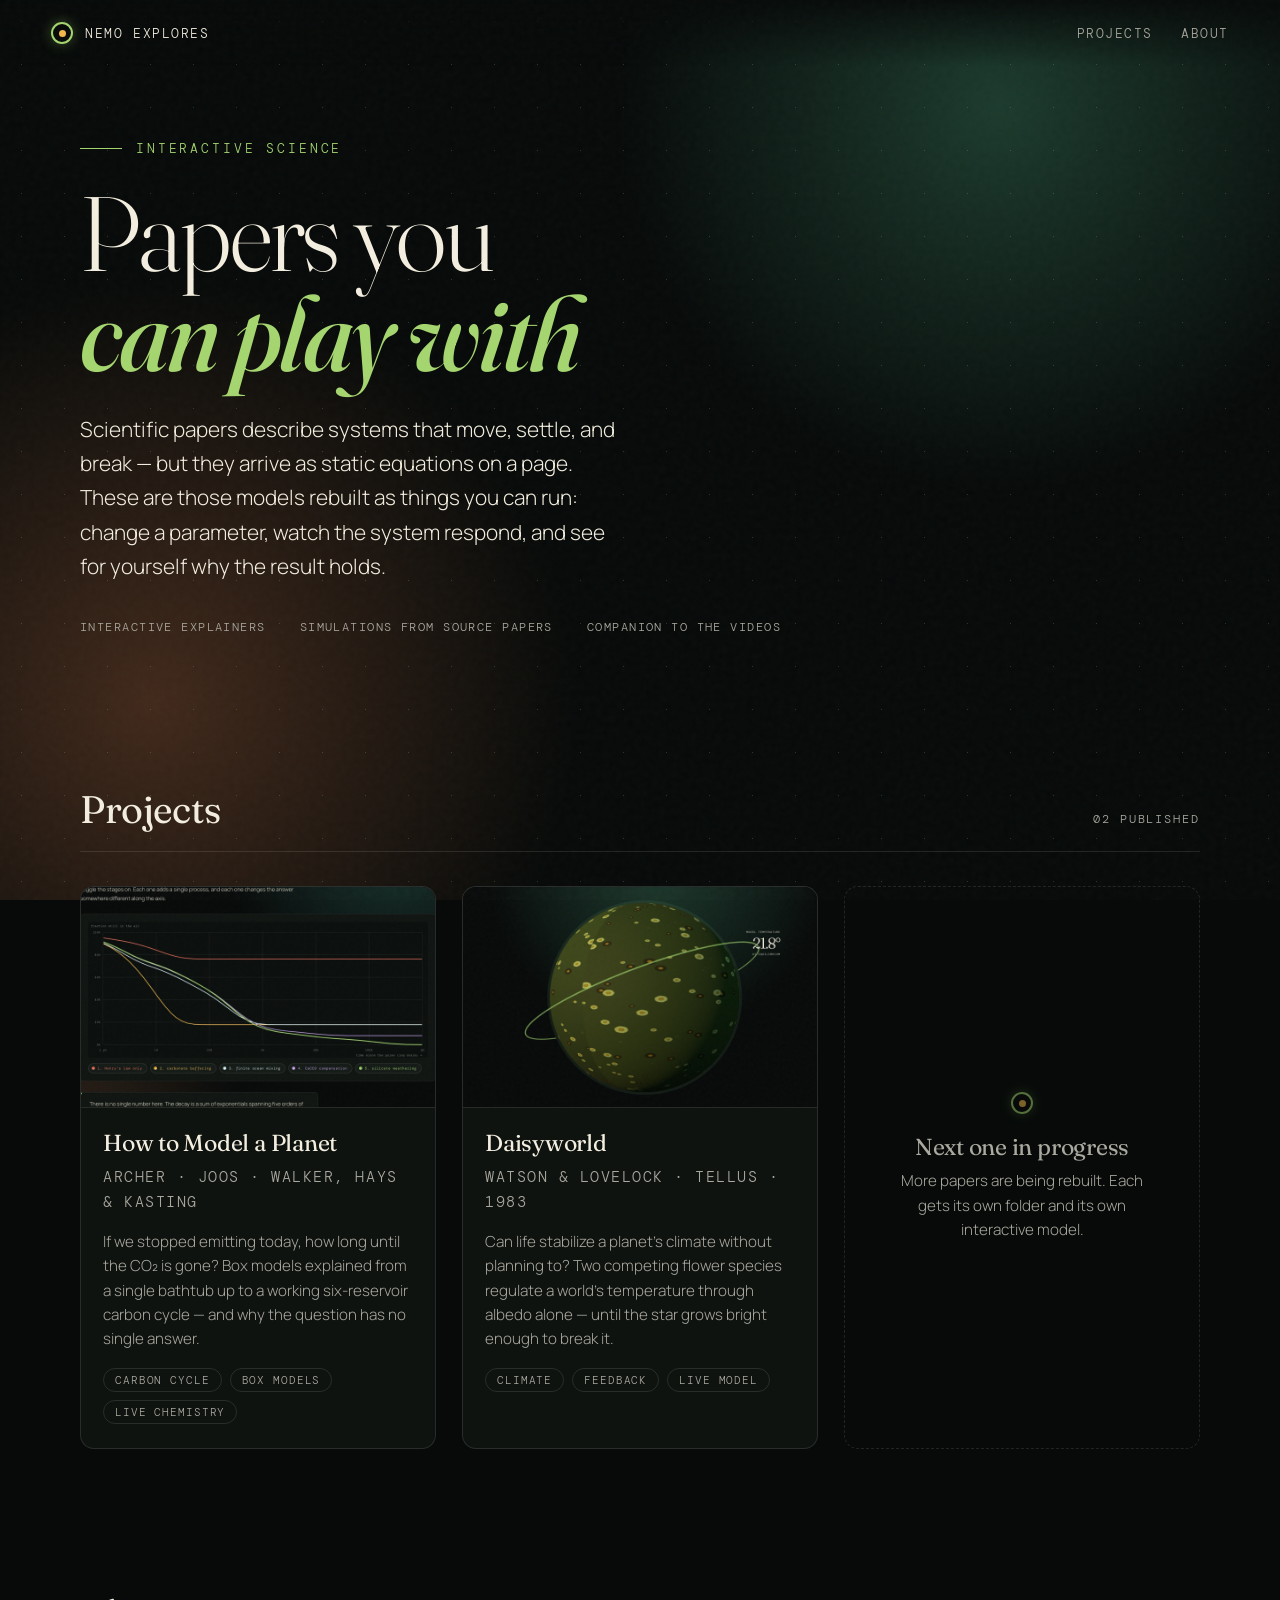
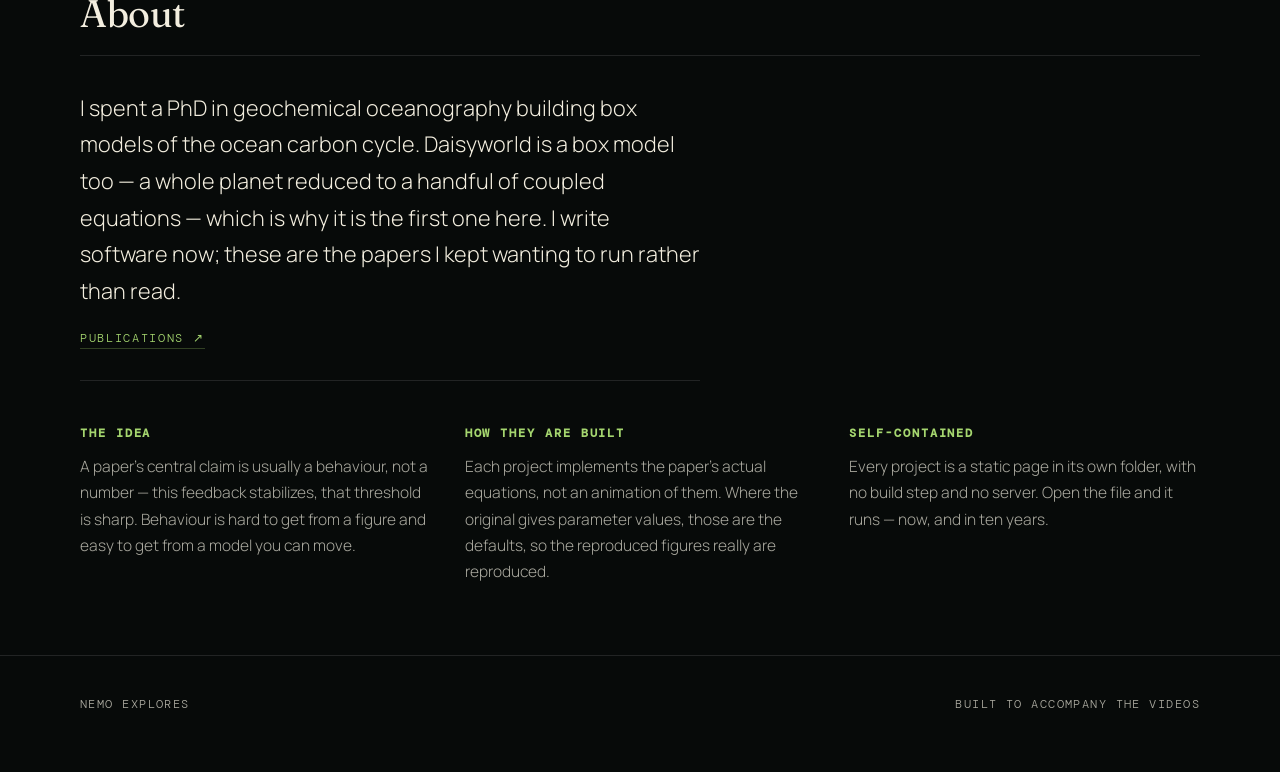
<file: index.html>
<!doctype html>
<html lang="en">
<head>
<meta charset="utf-8">
<meta name="viewport" content="width=device-width,initial-scale=1">
<title>Nemo Explores — Interactive Science Papers</title>
<meta name="description" content="Interactive explainers that recreate and simulate scientific papers — run the model yourself, not just read about it.">

<!-- Social preview. Once the site has a domain, make these absolute URLs
     (e.g. https://your-domain/assets/tiles/daisyworld.jpg) — most platforms
     will not resolve a relative og:image. -->
<meta property="og:type" content="website">
<meta property="og:title" content="Nemo Explores — Interactive Science Papers">
<meta property="og:description" content="Interactive explainers that recreate and simulate scientific papers.">
<meta property="og:image" content="assets/tiles/daisyworld.jpg">
<meta name="twitter:card" content="summary_large_image">

<link rel="icon" href="assets/favicon.svg" type="image/svg+xml">
<link rel="preconnect" href="https://fonts.googleapis.com">
<link rel="preconnect" href="https://fonts.gstatic.com" crossorigin>
<link href="https://fonts.googleapis.com/css2?family=DM+Mono:wght@300;400;500&family=Fraunces:opsz,wght@9..144,300;9..144,500;9..144,700&family=Manrope:wght@300;400;500;600&display=swap" rel="stylesheet">
<link rel="stylesheet" href="assets/site.css">
</head>
<body>

<div class="stars" aria-hidden="true"></div>

<nav class="nav">
  <a class="brand" href="/">
    <span class="mark" aria-hidden="true"></span>
    Nemo Explores
  </a>
  <div class="nav-links">
    <a href="#projects">Projects</a>
    <a href="#about">About</a>
  </div>
</nav>

<header class="hero">
  <div class="wrap">
    <p class="eyebrow">Interactive science</p>
    <h1>Papers you<em>can play with</em></h1>
    <p class="lede">
      Scientific papers describe systems that move, settle, and break — but they
      arrive as static equations on a page. These are those models rebuilt as
      things you can run: change a parameter, watch the system respond, and see
      for yourself why the result holds.
    </p>
    <div class="meta-row">
      <span>Interactive explainers</span>
      <span>Simulations from source papers</span>
      <span>Companion to the videos</span>
    </div>
  </div>
</header>

<main>

  <!-- =====================================================================
       PROJECTS

       To add a project:
         1. Create a folder at the repo root, e.g.  lorenz-attractor/
         2. Put a screenshot at  assets/tiles/<folder>.jpg  (16:10)
         3. Copy one <a class="card"> block below and edit it.
       Newest first. See README.md for the full walkthrough.
  ====================================================================== -->
  <section id="projects">
    <div class="wrap">
      <div class="section-head">
        <h2>Projects</h2>
        <span class="count">02 published</span>
      </div>

      <div class="grid">

        <a class="card" href="anemone/">
          <div class="card-img">
            <img src="assets/tiles/anemone.jpg"
                 alt="Five curves on a logarithmic time axis showing the fraction of a carbon pulse remaining in the atmosphere from one year to a million years."
                 loading="lazy" width="1600" height="1000">
          </div>
          <div class="card-body">
            <h3>How to Model a Planet</h3>
            <p class="paper">Archer · Joos · Walker, Hays &amp; Kasting</p>
            <p>
              If we stopped emitting today, how long until the CO₂ is gone? Box
              models explained from a single bathtub up to a working
              six-reservoir carbon cycle — and why the question has no single
              answer.
            </p>
            <div class="tags">
              <span class="tag">Carbon cycle</span>
              <span class="tag">Box models</span>
              <span class="tag">Live chemistry</span>
            </div>
          </div>
        </a>

        <a class="card" href="daisyworld/">
          <div class="card-img">
            <img src="assets/tiles/daisyworld.jpg"
                 alt="The Daisyworld model: a green planet covered in black and white daisies, showing a temperature readout of 21.8 degrees at equilibrium."
                 loading="lazy" width="1600" height="1000">
          </div>
          <div class="card-body">
            <h3>Daisyworld</h3>
            <p class="paper">Watson &amp; Lovelock · Tellus · 1983</p>
            <p>
              Can life stabilize a planet's climate without planning to? Two
              competing flower species regulate a world's temperature through
              albedo alone — until the star grows bright enough to break it.
            </p>
            <div class="tags">
              <span class="tag">Climate</span>
              <span class="tag">Feedback</span>
              <span class="tag">Live model</span>
            </div>
          </div>
        </a>

        <!-- Placeholder. Delete this block once there are enough real cards. -->
        <div class="card soon">
          <span class="mark" aria-hidden="true"></span>
          <h3>Next one in progress</h3>
          <p>More papers are being rebuilt. Each gets its own folder and its own interactive model.</p>
        </div>

      </div>
    </div>
  </section>

  <section id="about">
    <div class="wrap">
      <div class="section-head">
        <h2>About</h2>
      </div>

      <div class="bio">
        <p class="bio-lede">
          I spent a PhD in geochemical oceanography building box models of the
          ocean carbon cycle. Daisyworld is a box model too — a whole planet
          reduced to a handful of coupled equations — which is why it is the
          first one here. I write software now; these are the papers I kept
          wanting to run rather than read.
        </p>
        <p class="bio-links">
          <!-- TODO: replace # with the Google Scholar profile URL -->
          <a href="#">Publications ↗</a>
        </p>
      </div>

      <div class="about-grid">
        <div>
          <h3>The idea</h3>
          <p>
            A paper's central claim is usually a behaviour, not a number — this
            feedback stabilizes, that threshold is sharp. Behaviour is hard to
            get from a figure and easy to get from a model you can move.
          </p>
        </div>
        <div>
          <h3>How they are built</h3>
          <p>
            Each project implements the paper's actual equations, not an
            animation of them. Where the original gives parameter values, those
            are the defaults, so the reproduced figures really are reproduced.
          </p>
        </div>
        <div>
          <h3>Self-contained</h3>
          <p>
            Every project is a static page in its own folder, with no build step
            and no server. Open the file and it runs — now, and in ten years.
          </p>
        </div>
      </div>
    </div>
  </section>

</main>

<footer>
  <div class="wrap foot-row">
    <span>Nemo Explores</span>
    <!-- TODO: add the channel URL here once it is public:
         <a href="https://youtube.com/@your-handle">YouTube</a> -->
    <span>Built to accompany the videos</span>
  </div>
</footer>

</body>
</html>
</file>
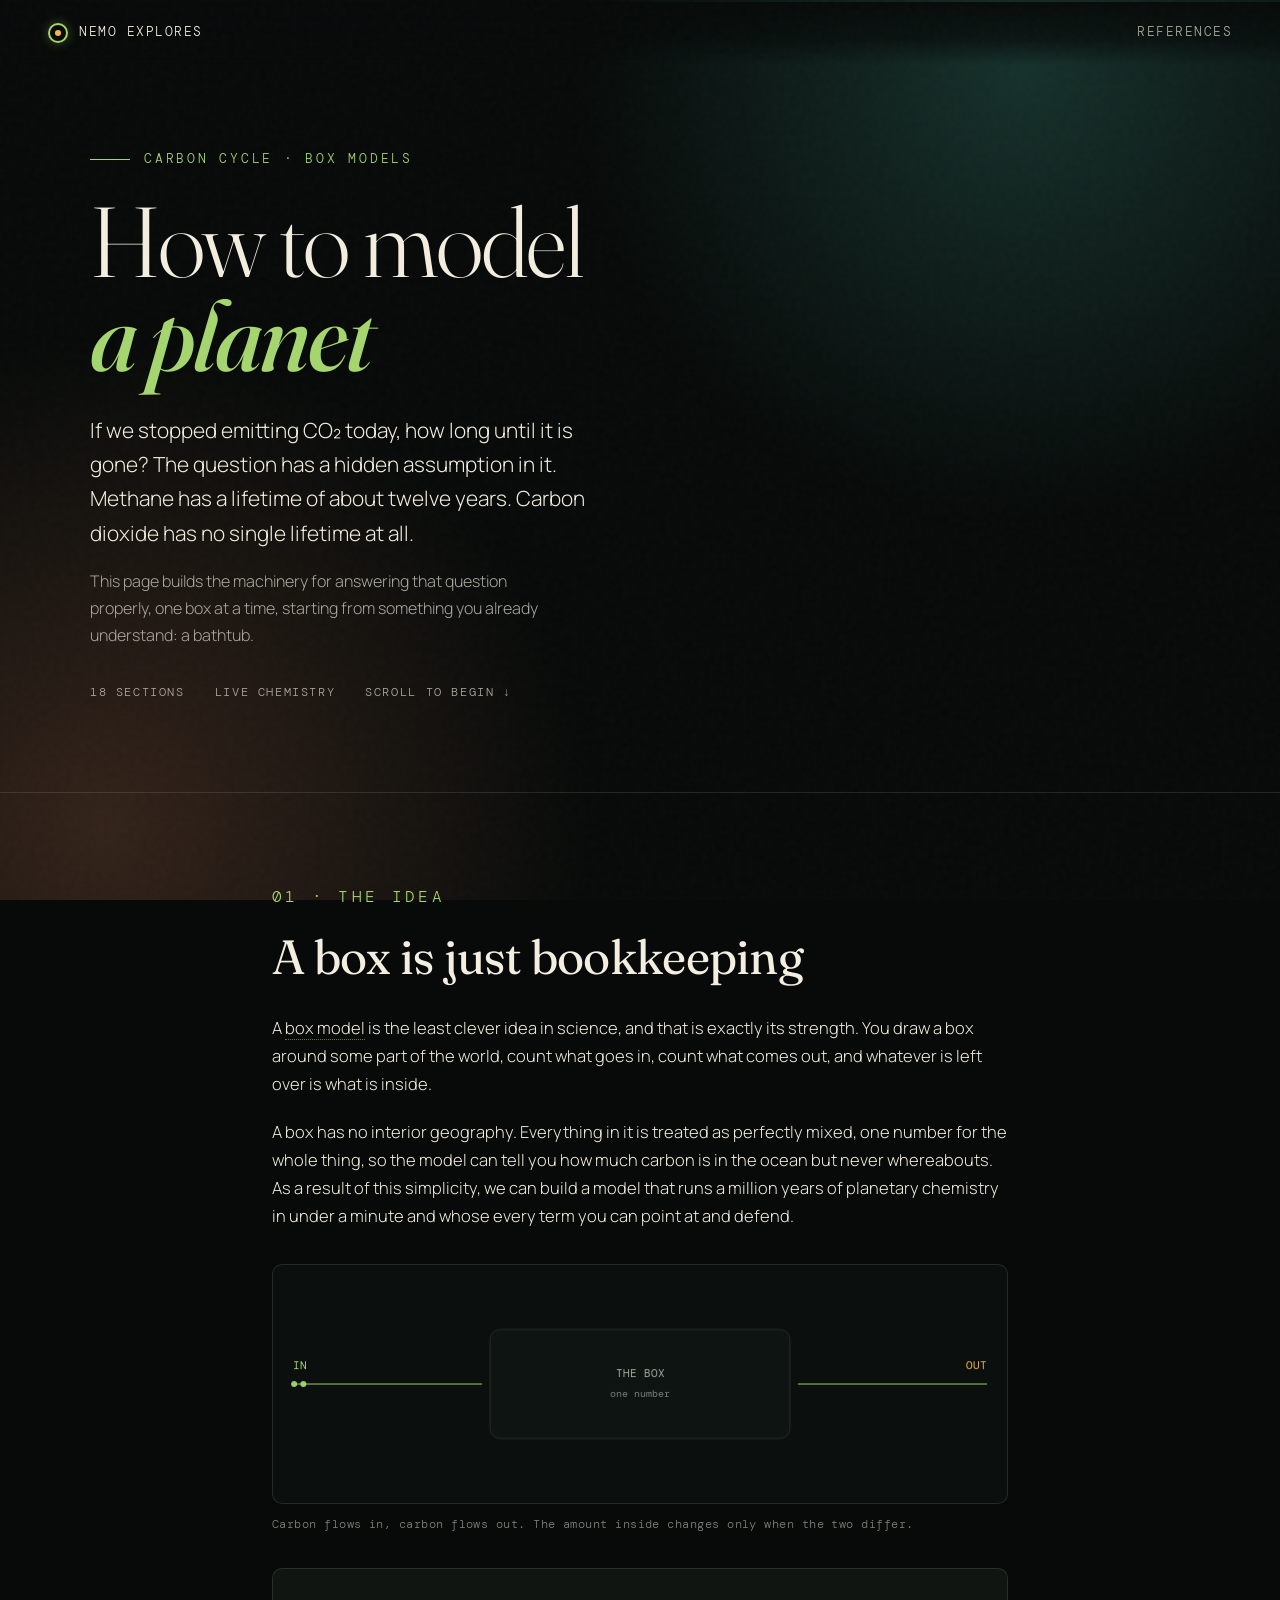
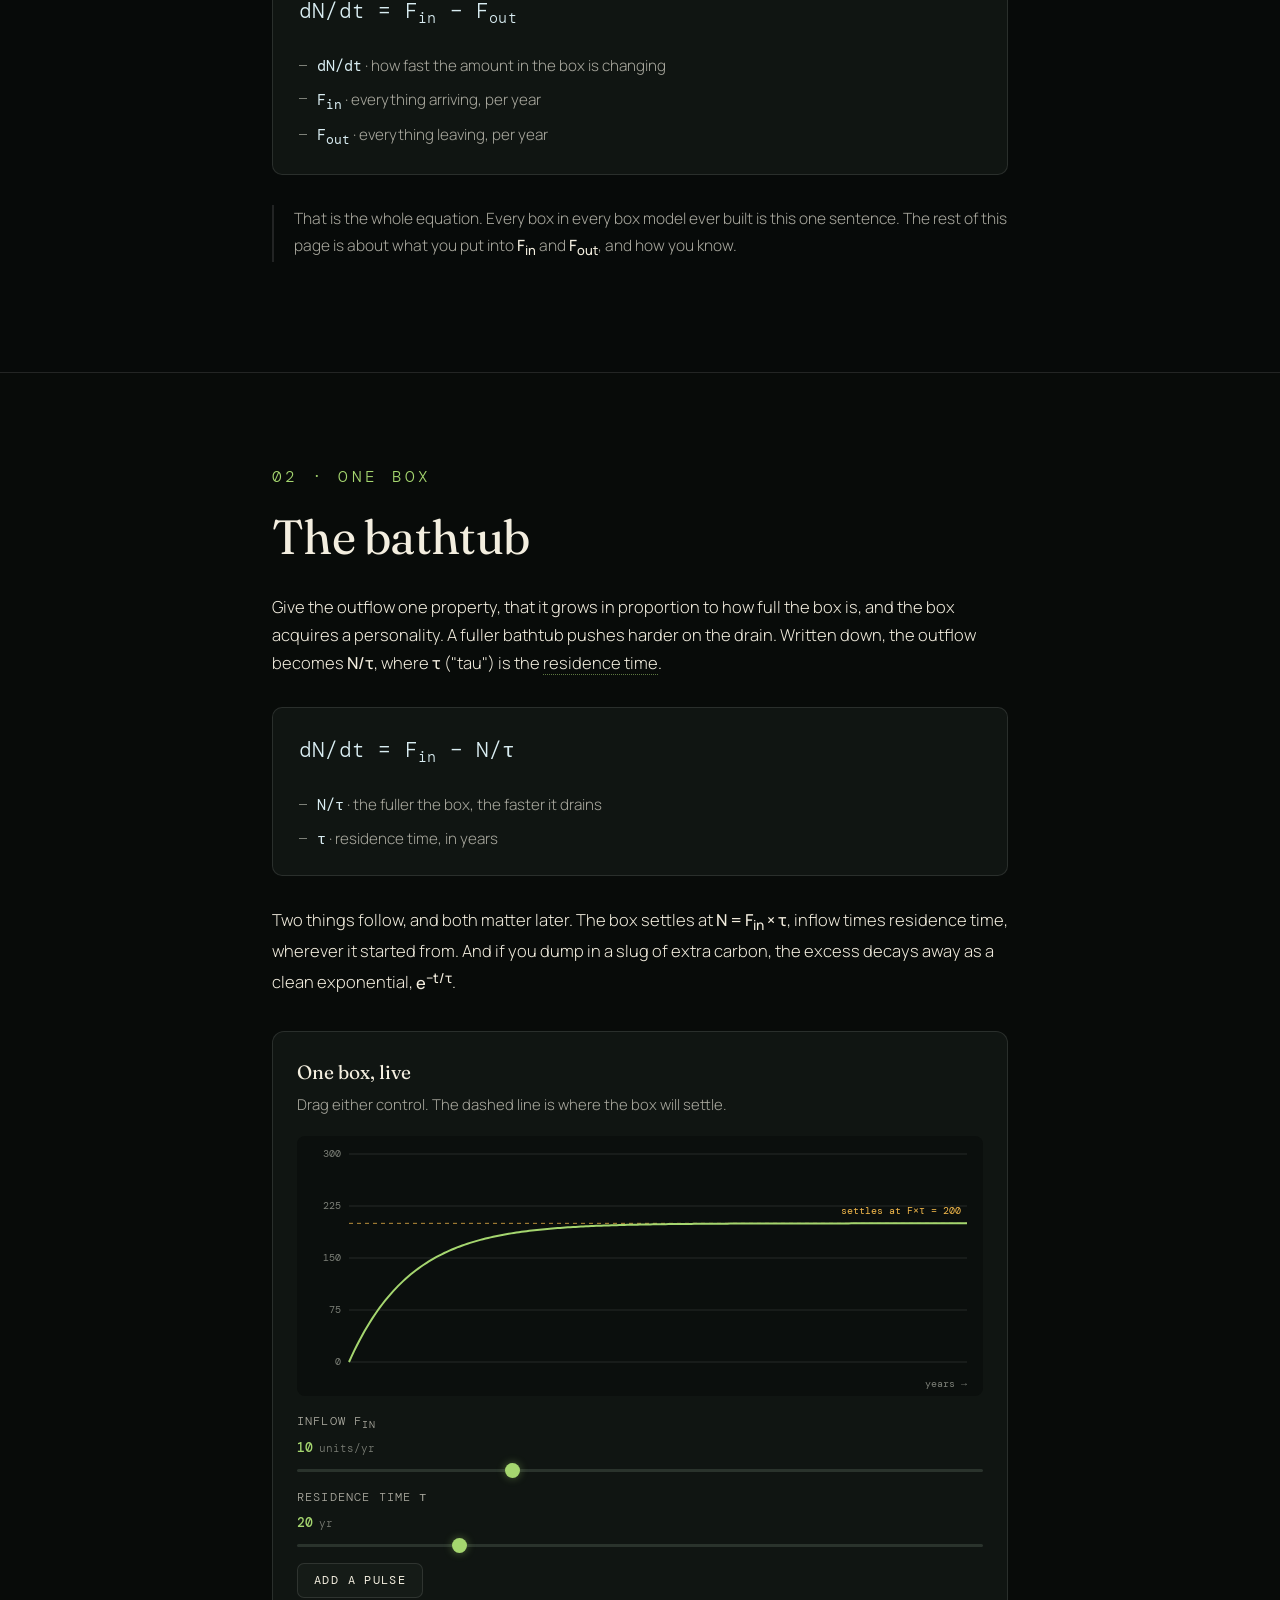
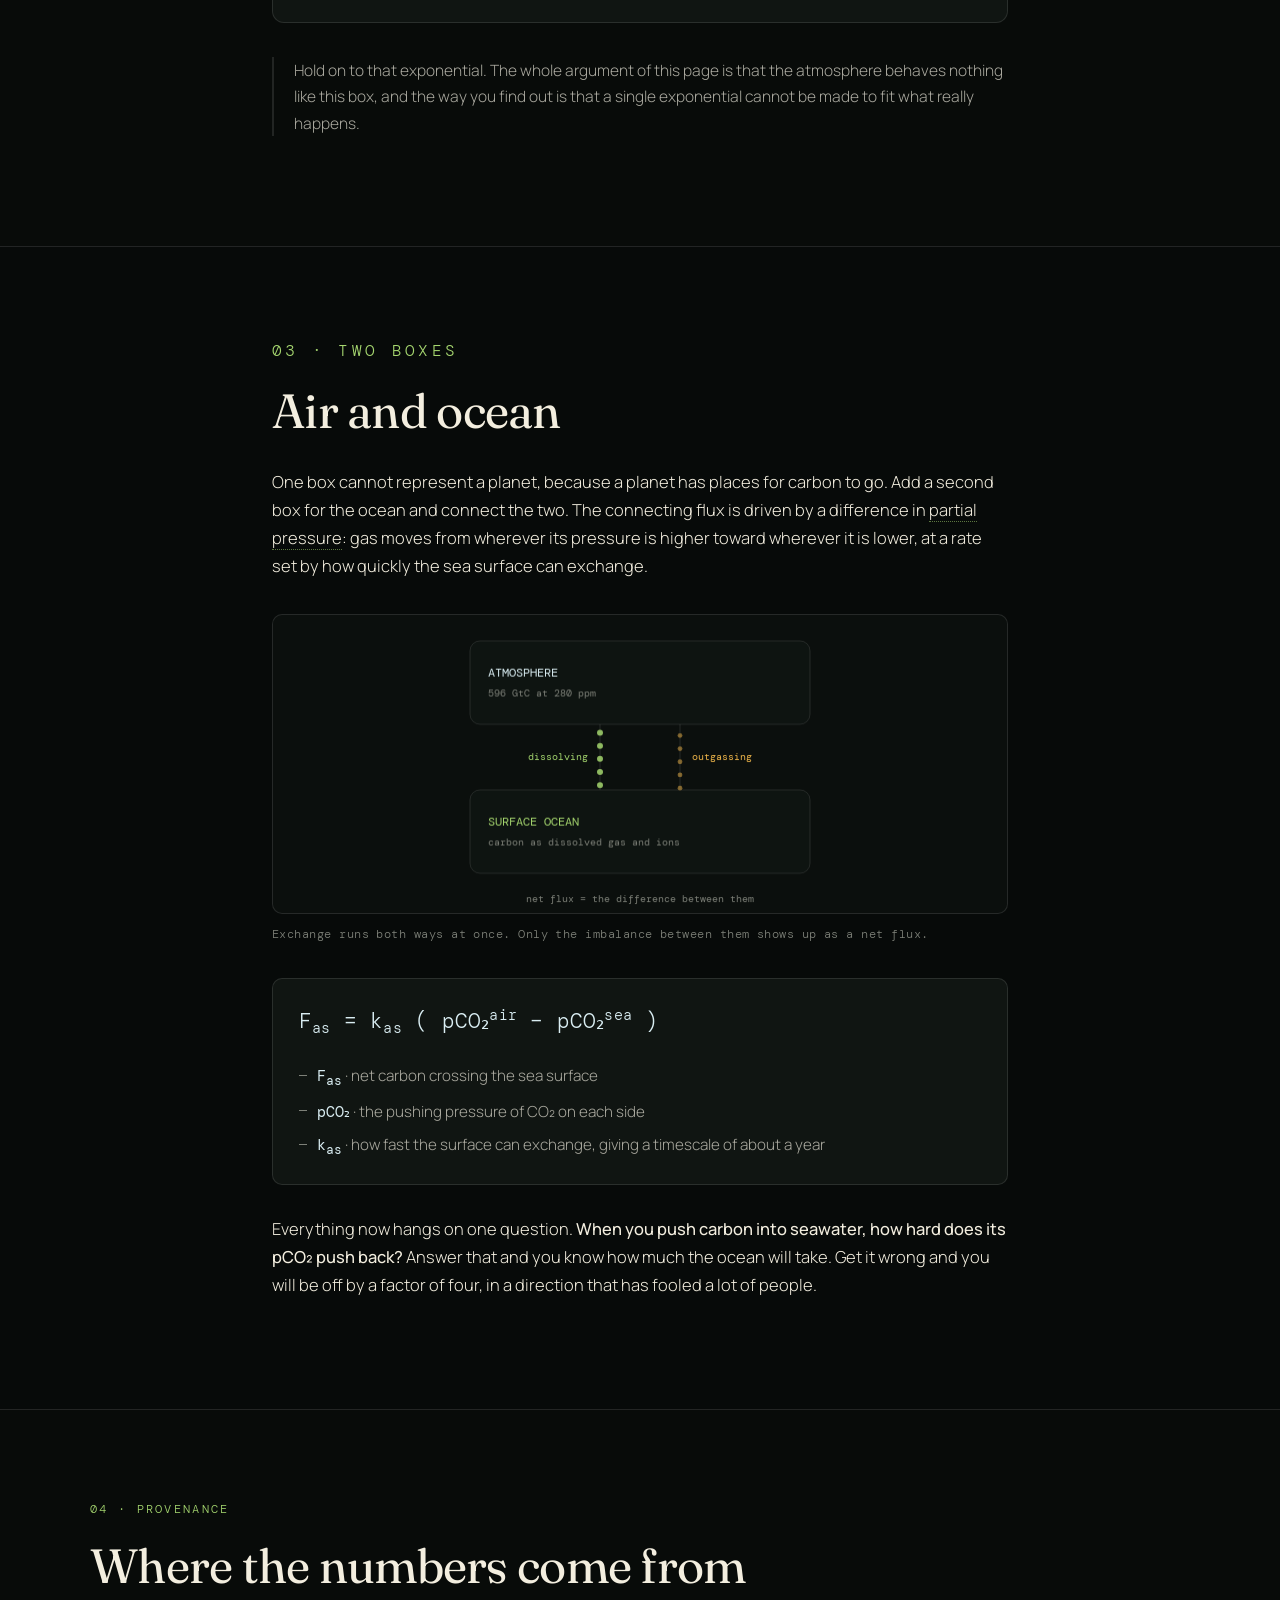
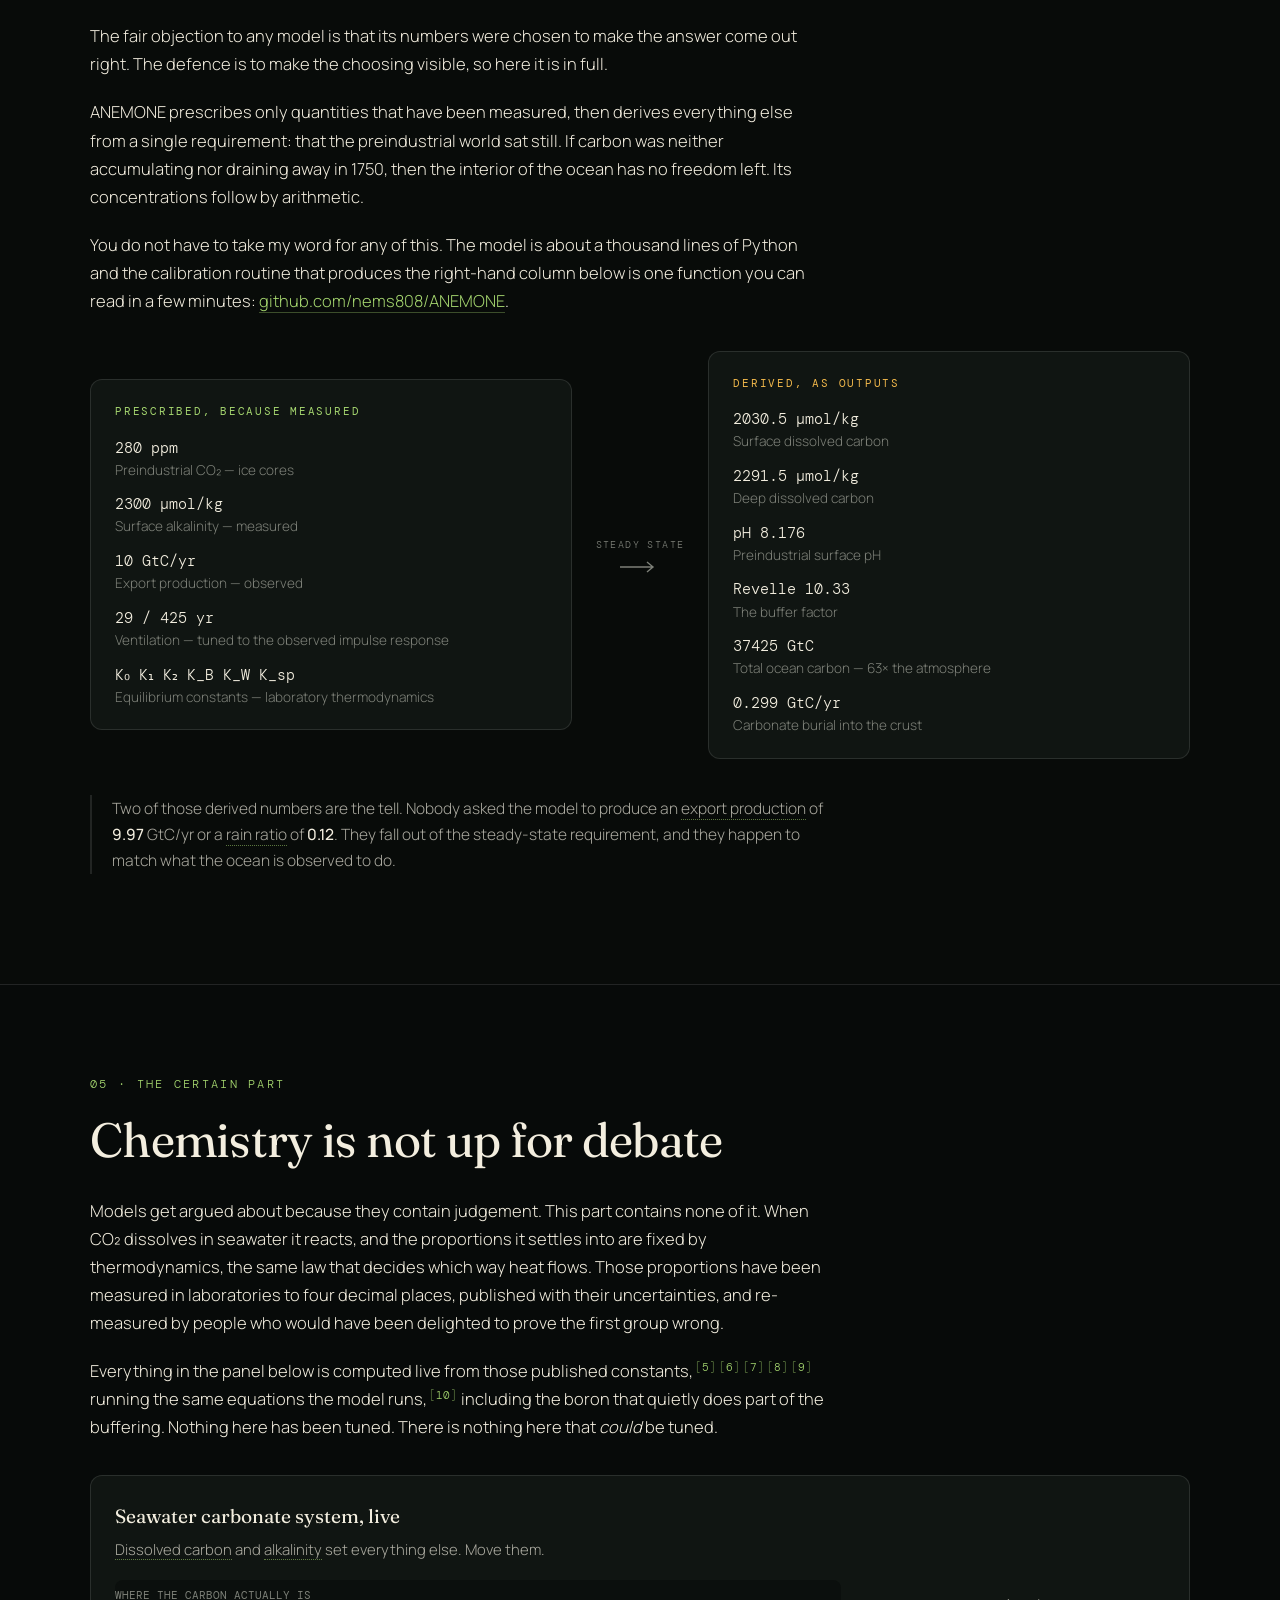
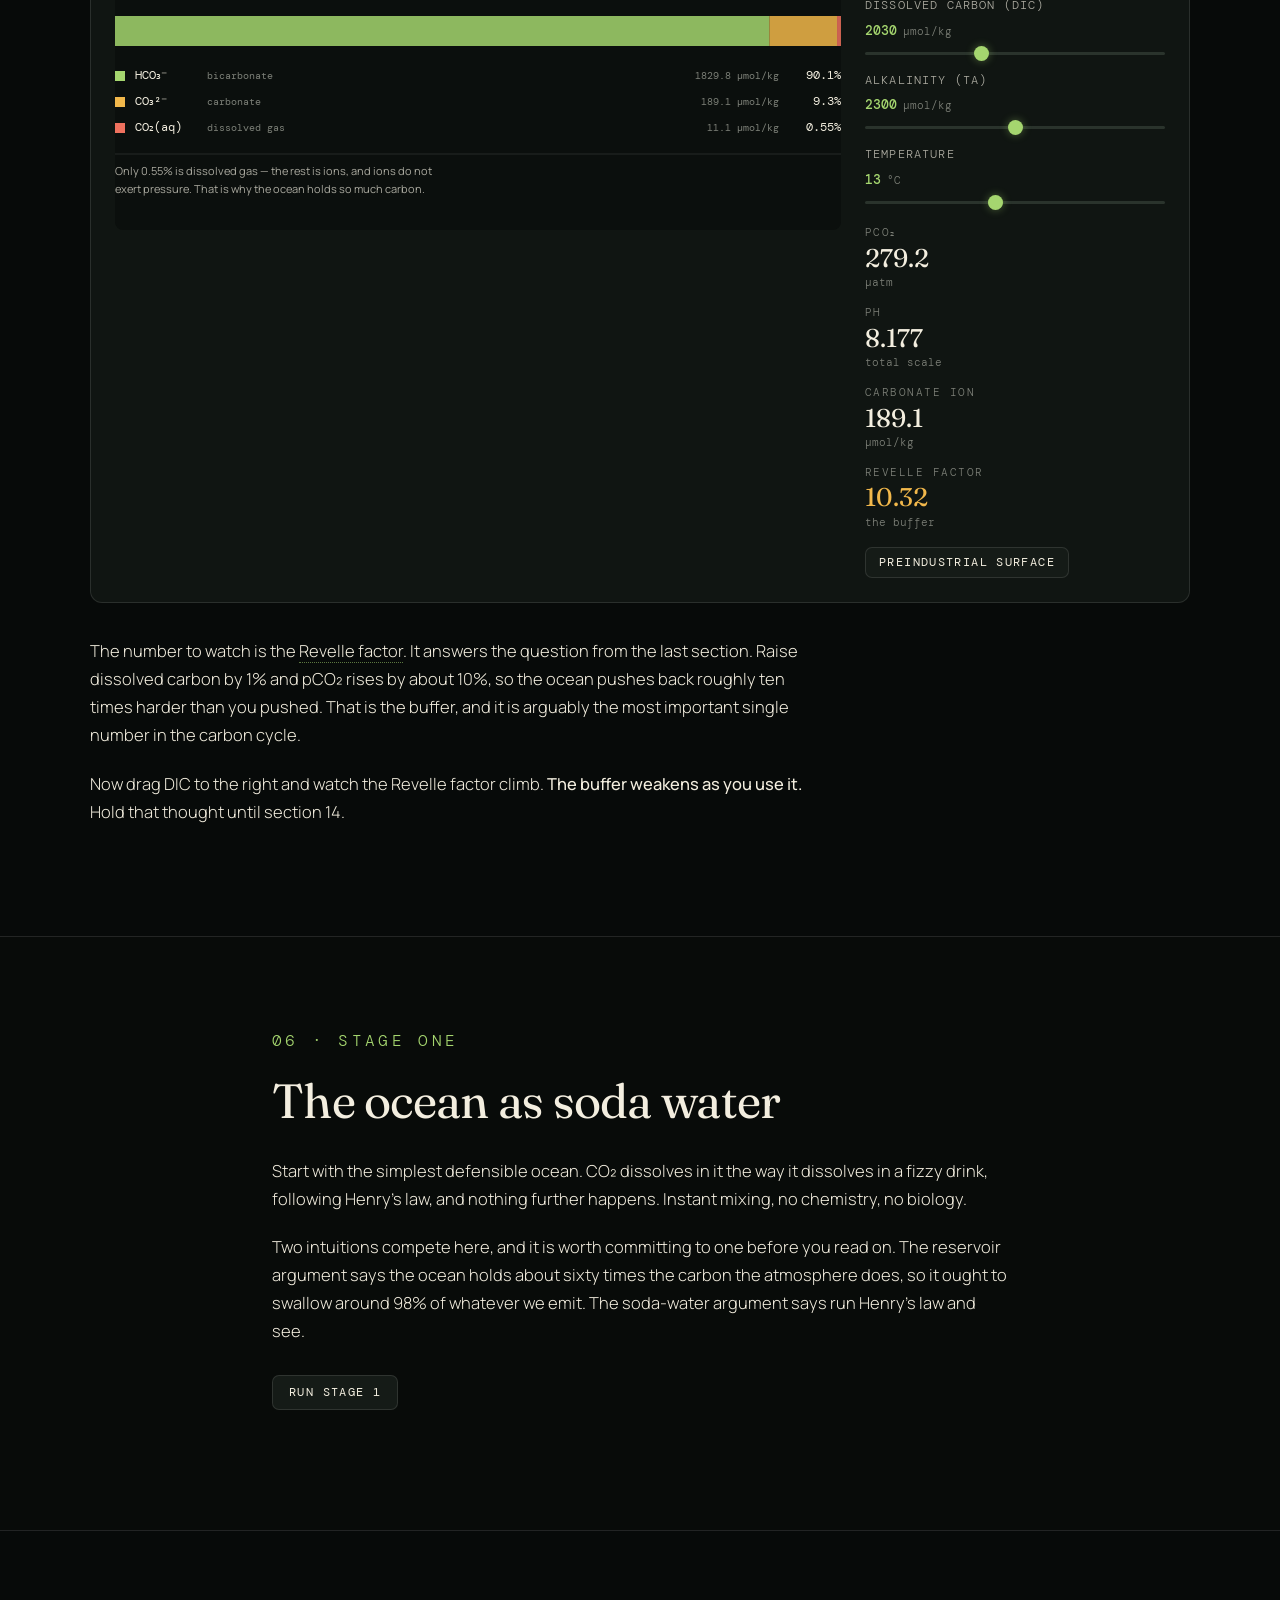
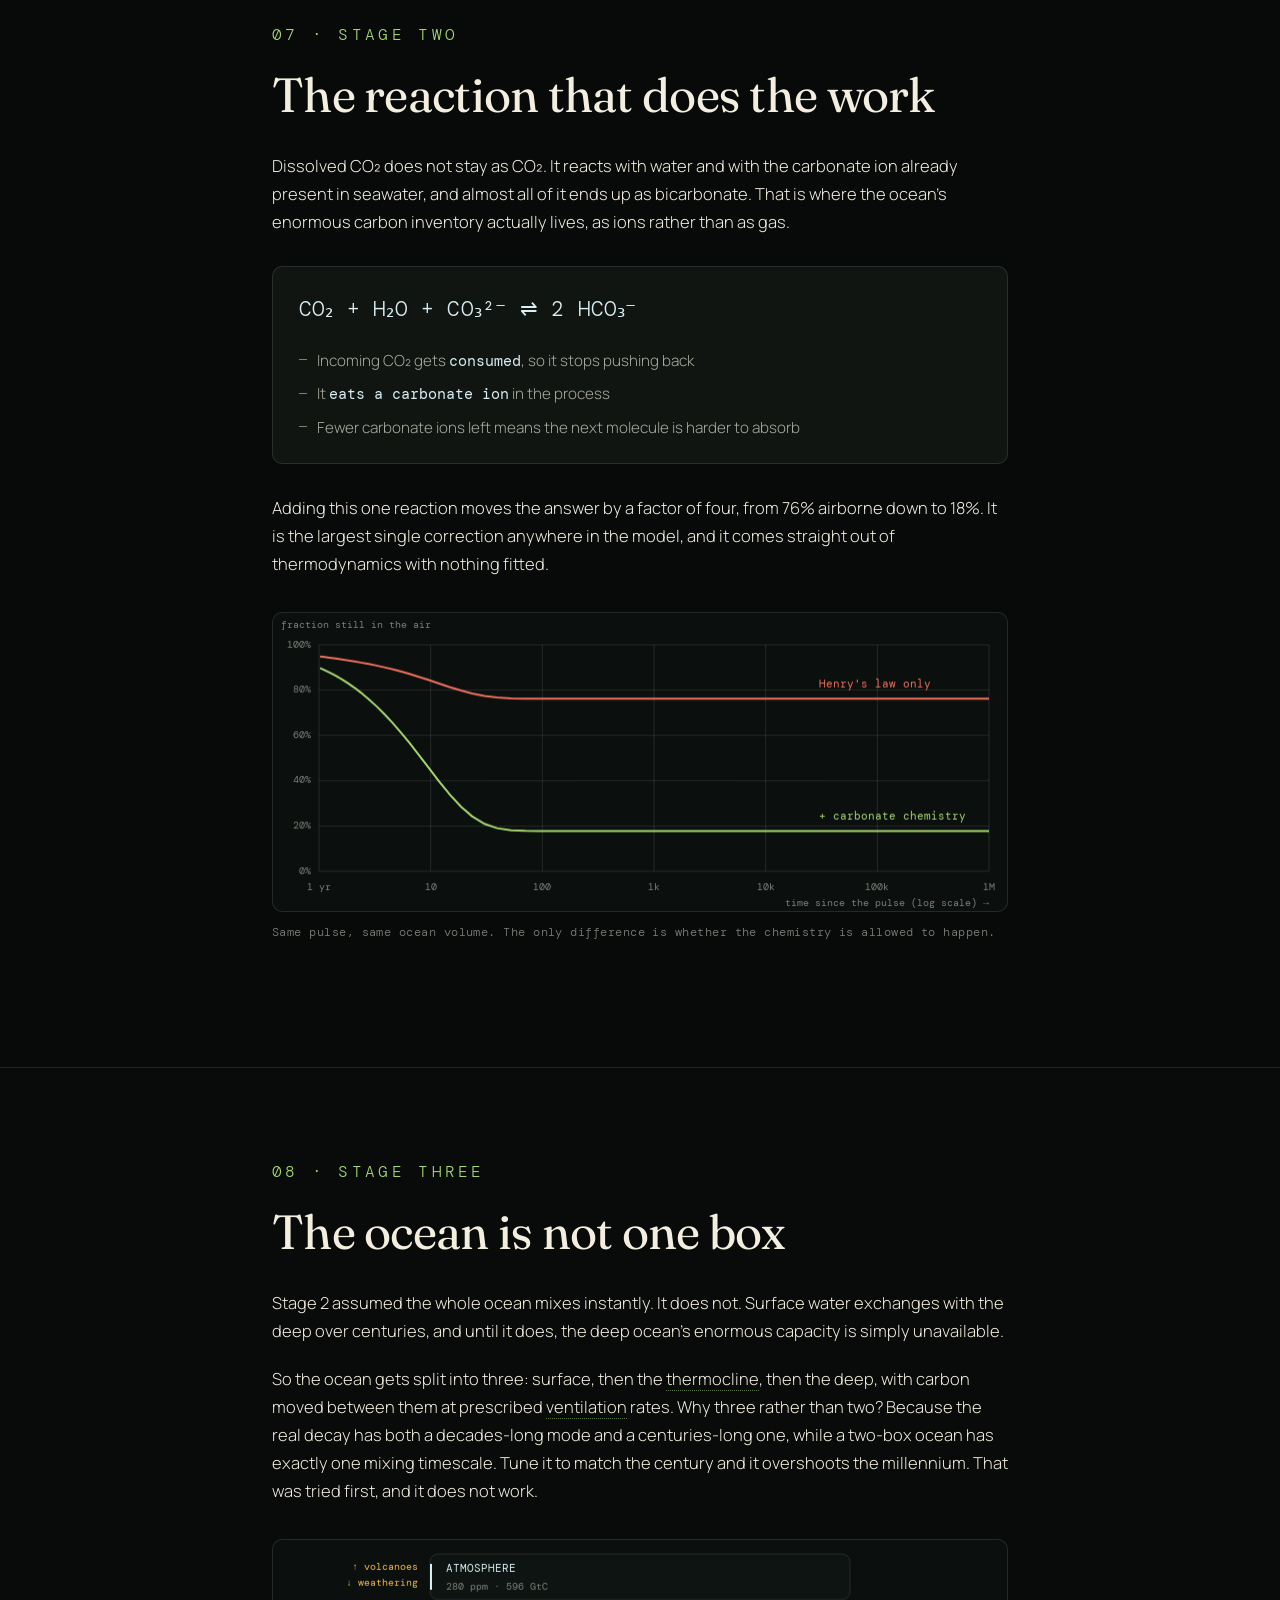
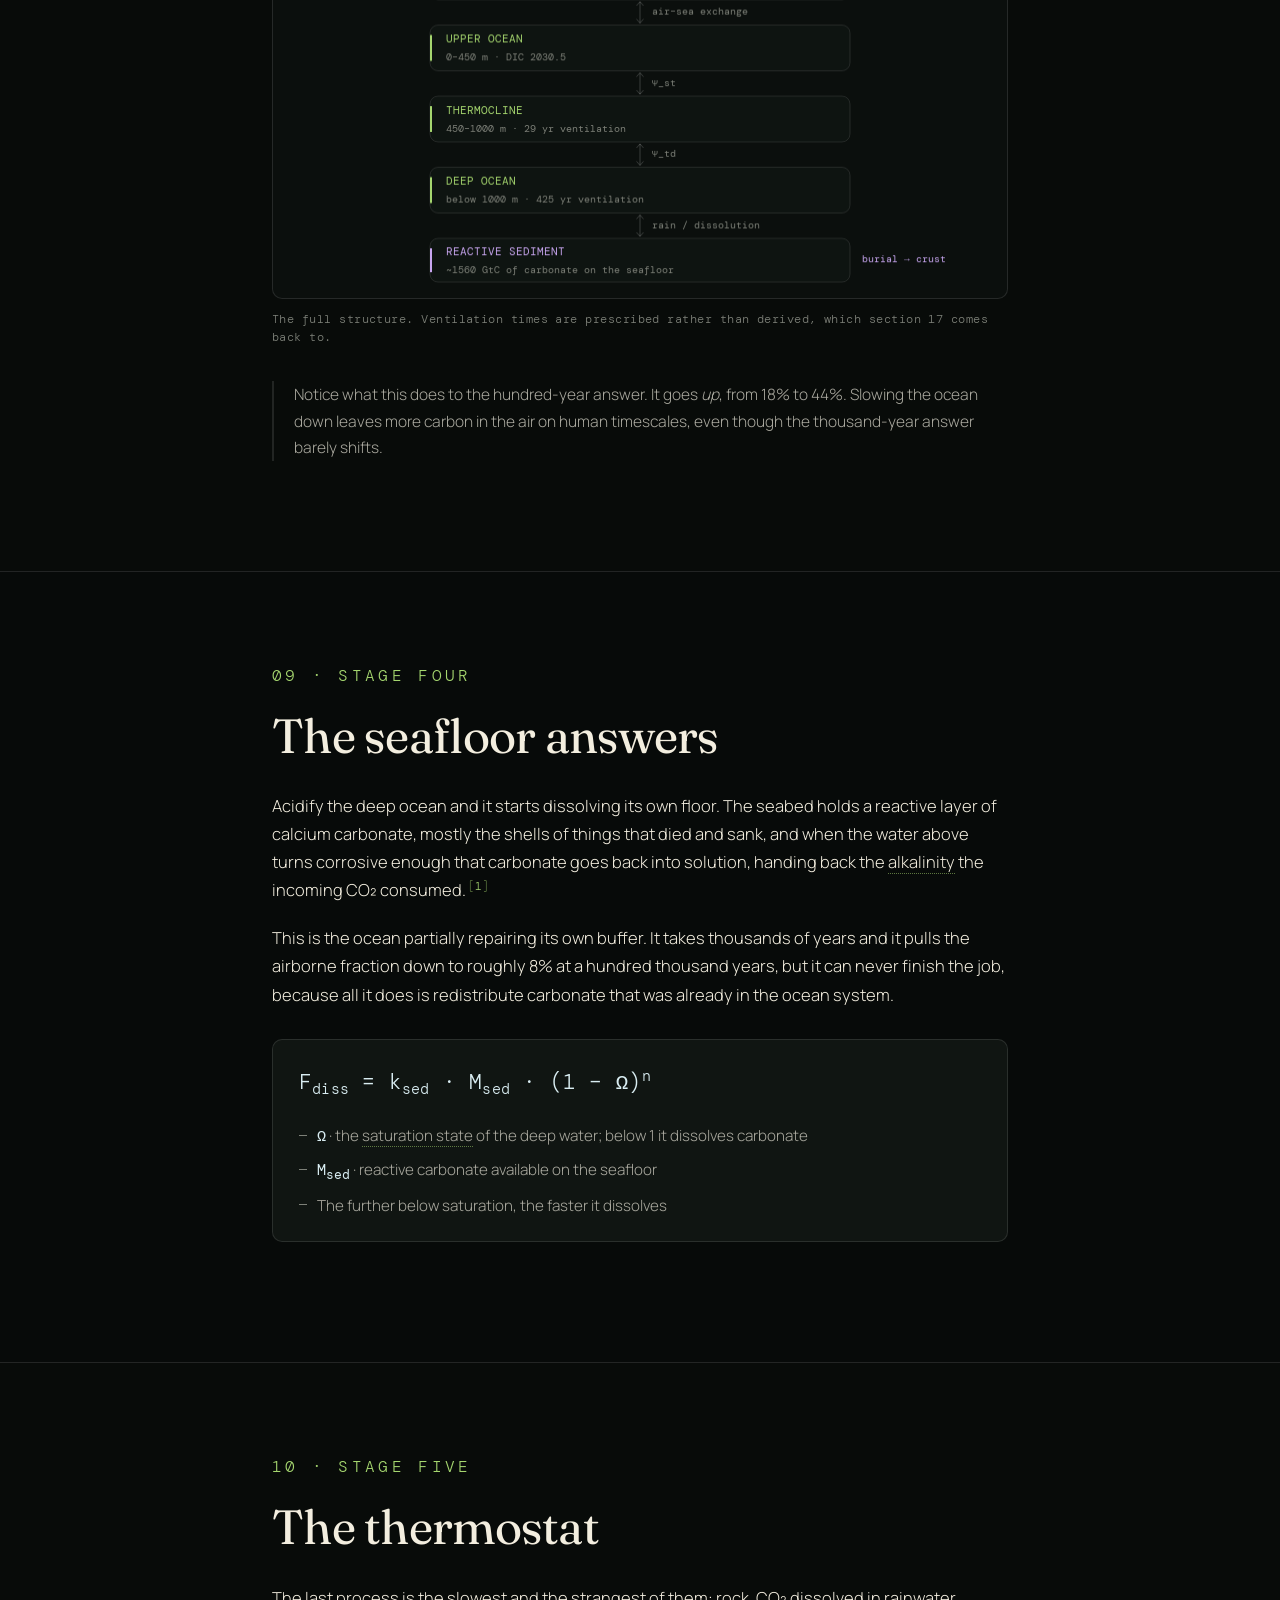
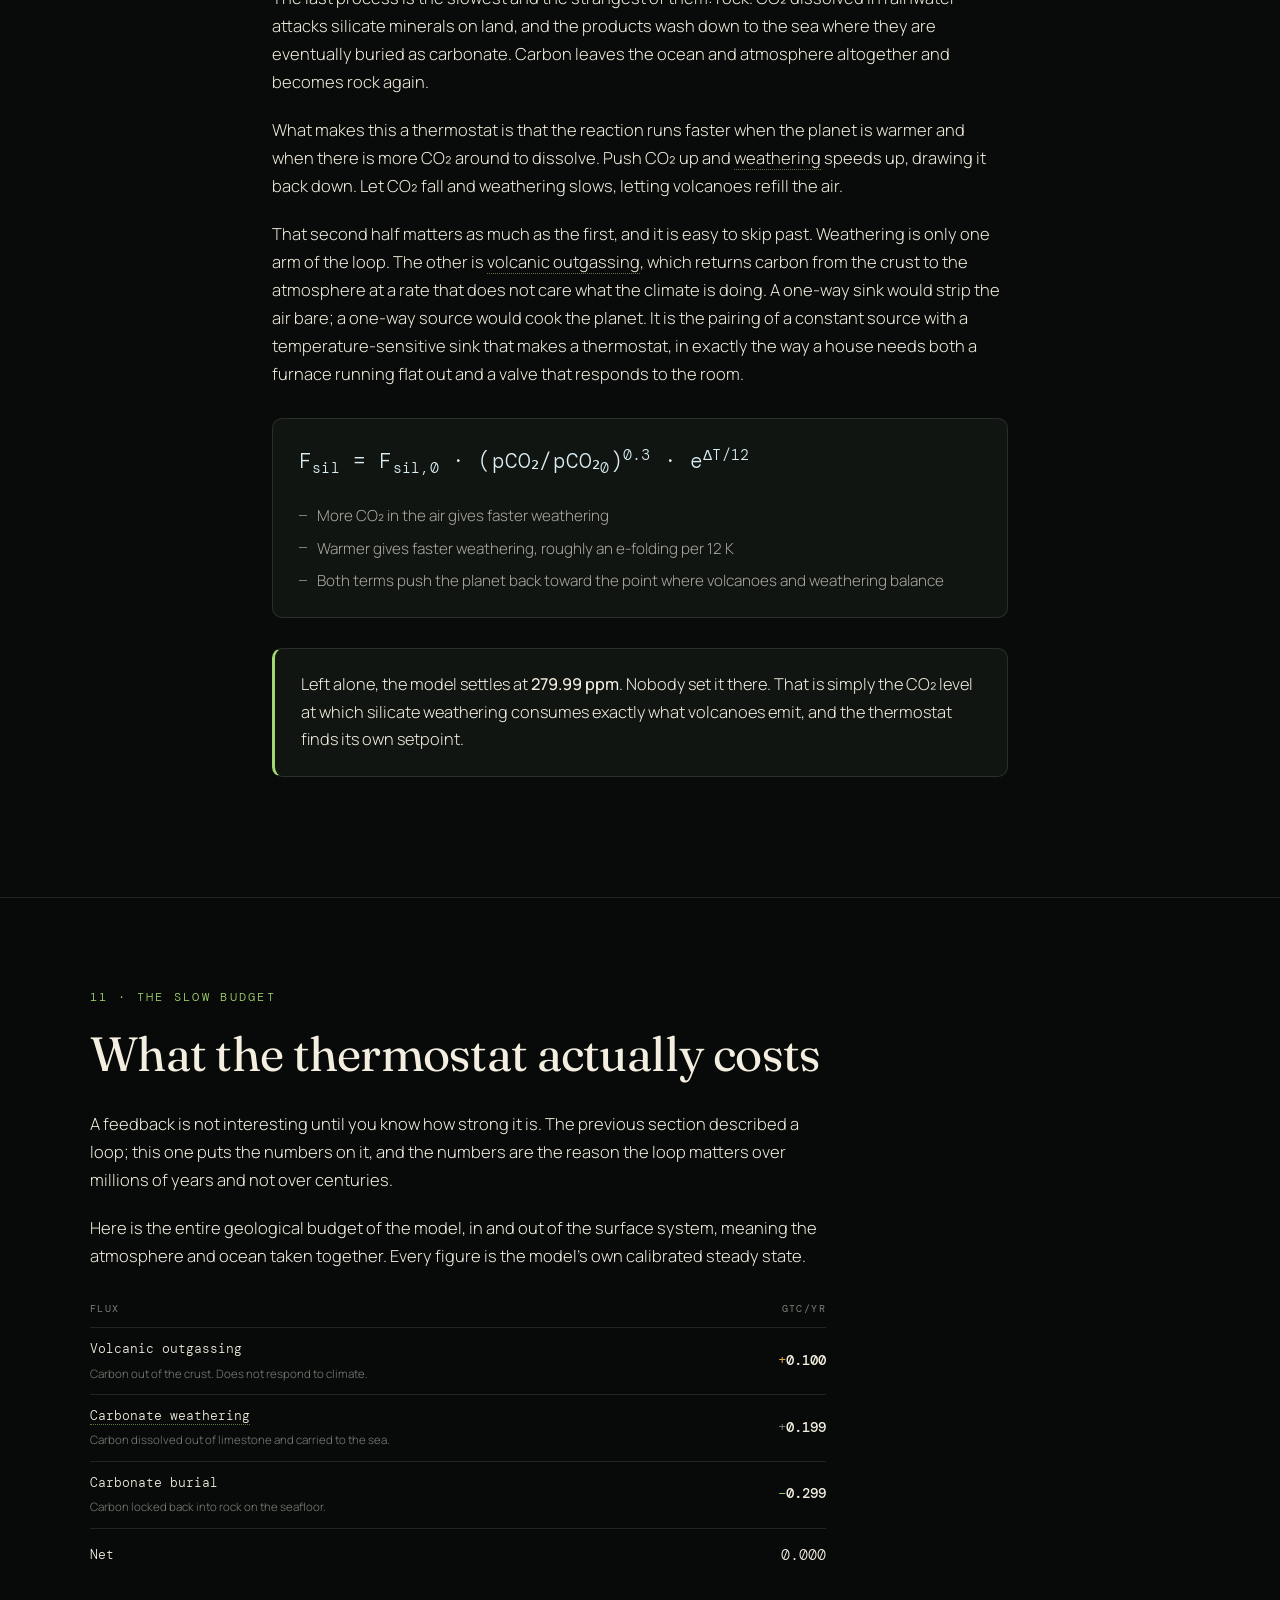
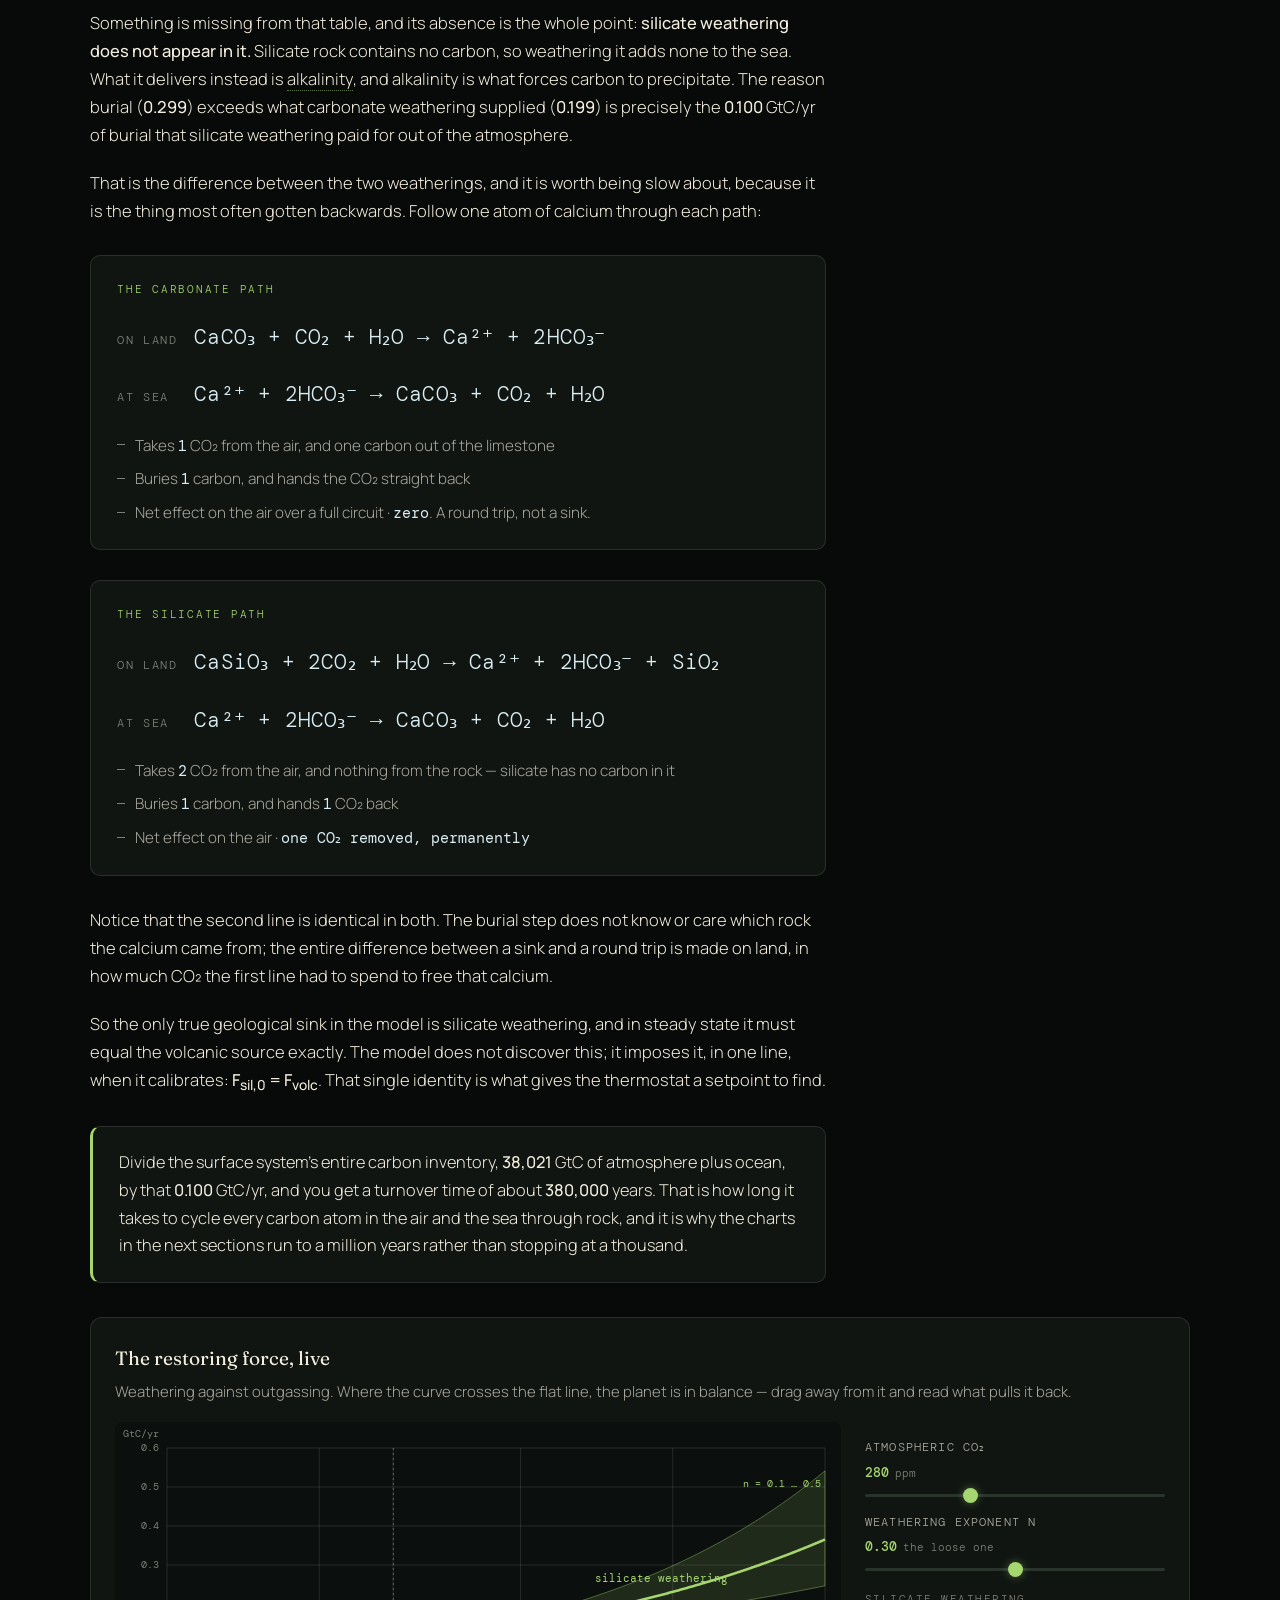
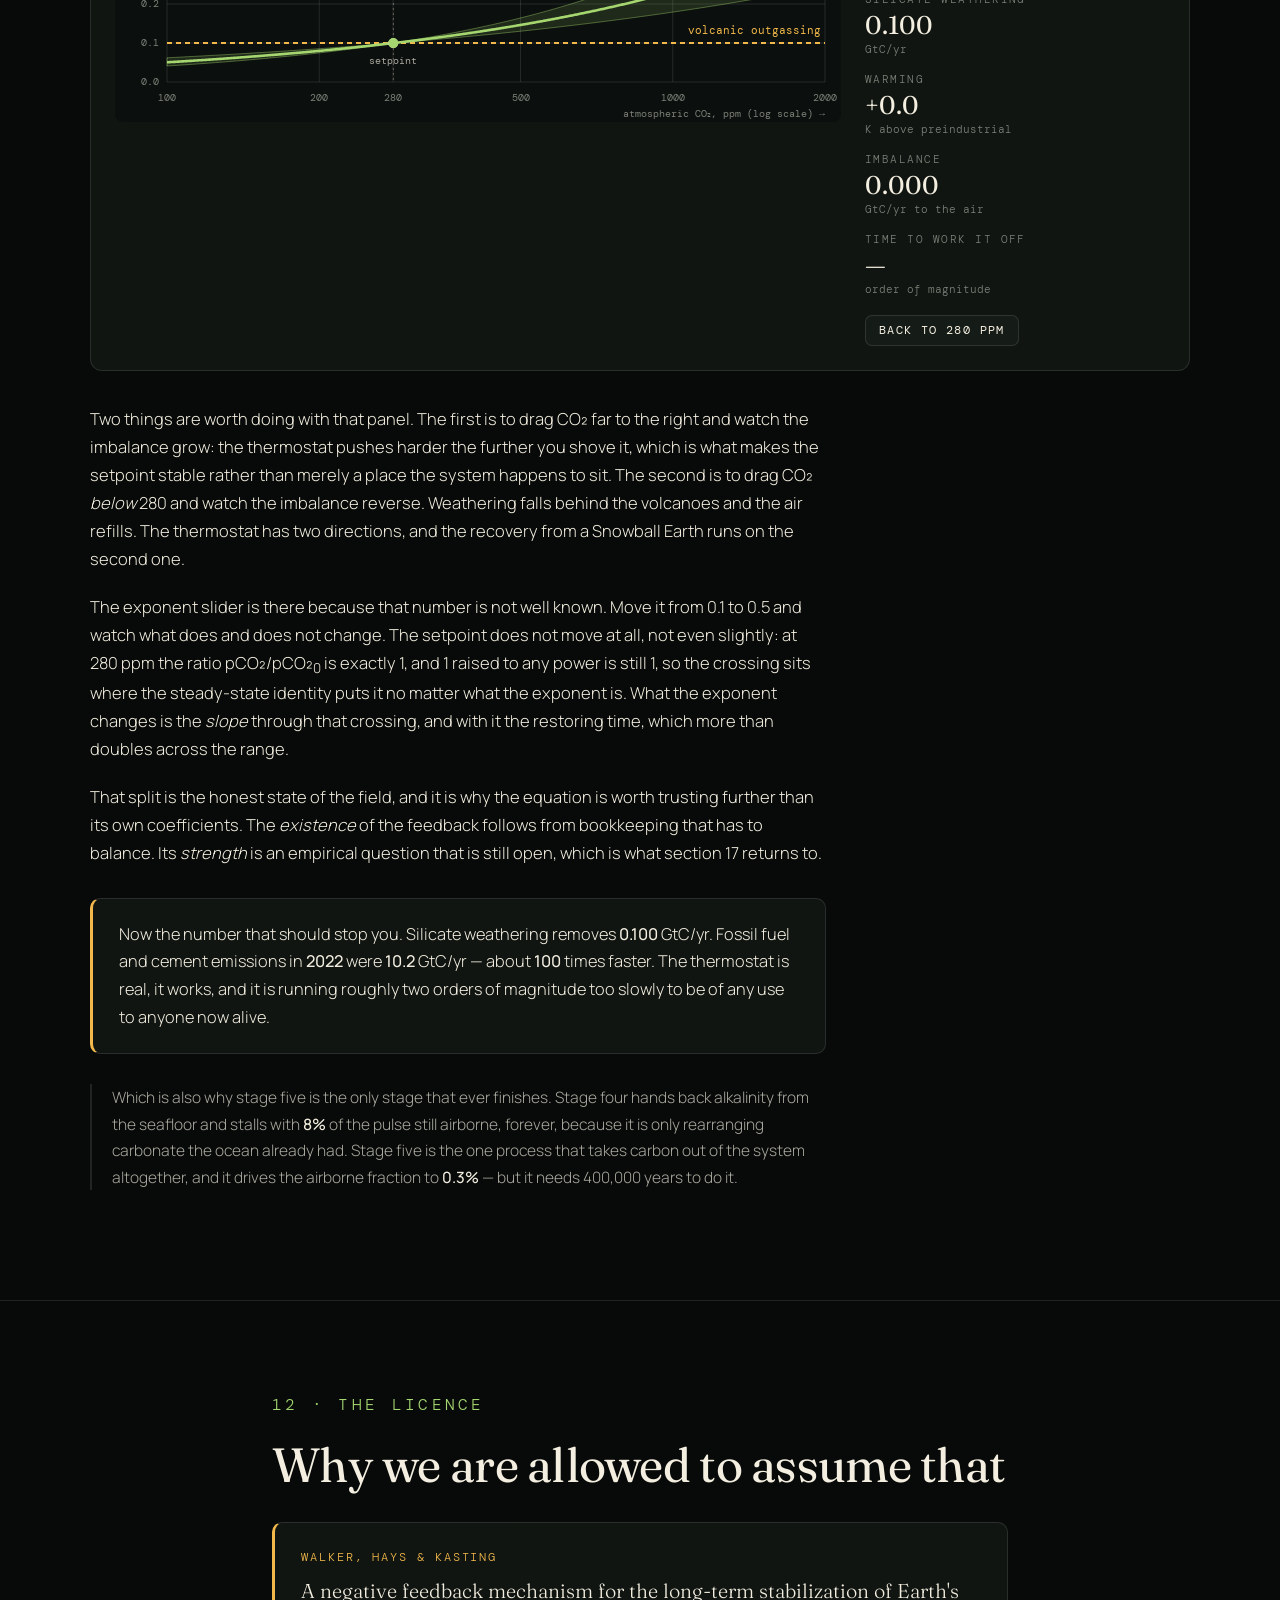
<file: anemone/index.html>
<!doctype html>
<html lang="en">
<head>
<meta charset="utf-8">
<meta name="viewport" content="width=device-width,initial-scale=1">
<title>How to Model a Planet · ANEMONE</title>
<meta name="description" content="Box models explained from one box to a working six-reservoir carbon cycle model. How long does a slug of CO2 actually stay in the air?">
<meta property="og:type" content="article">
<meta property="og:title" content="How to Model a Planet">
<meta property="og:description" content="From one box to a working carbon-cycle model of the Earth.">
<meta property="og:image" content="../assets/tiles/anemone.jpg">
<meta name="twitter:card" content="summary_large_image">
<link rel="icon" href="../assets/favicon.svg" type="image/svg+xml">
<link rel="preconnect" href="https://fonts.googleapis.com">
<link rel="preconnect" href="https://fonts.gstatic.com" crossorigin>
<link href="https://fonts.googleapis.com/css2?family=DM+Mono:wght@300;400;500&family=Fraunces:opsz,wght@9..144,300;9..144,500;9..144,700&family=Manrope:wght@300;400;500;600&display=swap" rel="stylesheet">
<link rel="stylesheet" href="app.css">
</head>
<body>

<div class="stars" aria-hidden="true"></div>
<div class="progress" aria-hidden="true"><span id="progressBar"></span></div>

<nav class="nav">
  <a class="brand" href="../">
    <span class="mark" aria-hidden="true"></span>
    Nemo Explores
  </a>
  <div class="nav-links"><a href="#sources">References</a></div>
</nav>

<!-- ===================== HERO ===================== -->
<header class="hero">
  <div class="wrap">
    <p class="eyebrow">Carbon cycle · box models</p>
    <h1>How to model<em>a planet</em></h1>
    <p class="lede">
      If we stopped emitting CO₂ today, how long until it is gone? The question
      has a hidden assumption in it. Methane has a lifetime of about twelve
      years. Carbon dioxide has no single lifetime at all.
    </p>
    <p class="lede-sub">
      This page builds the machinery for answering that question properly, one
      box at a time, starting from something you already understand: a bathtub.
    </p>
    <div class="meta-row">
      <span>18 sections</span>
      <span>Live chemistry</span>
      <span>Scroll to begin ↓</span>
    </div>
  </div>
</header>

<main>

<!-- ===================== 1. WHAT A BOX IS ===================== -->
<section class="sec" id="s1">
  <div class="wrap narrow">
    <p class="secnum">01 · The idea</p>
    <h2>A box is just bookkeeping</h2>
    <p>
      A <span class="term" data-term="box-model">box model</span> is the least
      clever idea in science, and that is exactly its strength. You draw a box
      around some part of the world, count what goes in, count what comes out,
      and whatever is left over is what is inside.
    </p>
    <p>
      A box has no interior geography. Everything in it is treated as perfectly
      mixed, one number for the whole thing, so the model can tell you how much
      carbon is in the ocean but never whereabouts. As a result of this simplicity, we can build a model
      that runs a million years of planetary chemistry in under a minute and
      whose every term you can point at and defend.
    </p>
    <figure class="fig">
      <canvas id="c-onebox" height="240" aria-label="A single box with carbon flowing in and out"></canvas>
      <figcaption>Carbon flows in, carbon flows out. The amount inside changes only when the two differ.</figcaption>
    </figure>
    <div class="eq">
      <div class="eq-math">dN/dt = F<sub>in</sub> − F<sub>out</sub></div>
      <ul class="eq-gloss">
        <li><b>dN/dt</b> · how fast the amount in the box is changing</li>
        <li><b>F<sub>in</sub></b> · everything arriving, per year</li>
        <li><b>F<sub>out</sub></b> · everything leaving, per year</li>
      </ul>
    </div>
    <p class="aside">
      That is the whole equation. Every box in every box model ever built is
      this one sentence. The rest of this page is about what you put into
      <b>F<sub>in</sub></b> and <b>F<sub>out</sub></b>, and how you know.
    </p>
  </div>
</section>

<!-- ===================== 2. ONE BOX ===================== -->
<section class="sec alt" id="s2">
  <div class="wrap narrow">
    <p class="secnum">02 · One box</p>
    <h2>The bathtub</h2>
    <p>
      Give the outflow one property, that it grows in proportion to how full
      the box is, and the box acquires a personality. A fuller bathtub pushes
      harder on the drain. Written down, the outflow becomes <b>N/τ</b>, where
      <b>τ</b> ("tau") is the
      <span class="term" data-term="residence-time">residence time</span>.
    </p>
    <div class="eq">
      <div class="eq-math">dN/dt = F<sub>in</sub> − N/τ</div>
      <ul class="eq-gloss">
        <li><b>N/τ</b> · the fuller the box, the faster it drains</li>
        <li><b>τ</b> · residence time, in years</li>
      </ul>
    </div>
    <p>
      Two things follow, and both matter later. The box settles at
      <b>N = F<sub>in</sub> × τ</b>, inflow times residence time, wherever it
      started from. And if you dump in a slug of extra carbon, the excess
      decays away as a clean exponential, <b>e<sup>−t/τ</sup></b>.
    </p>
    <div class="lab" data-lab="bathtub">
      <div class="lab-head">
        <h3>One box, live</h3>
        <p>Drag either control. The dashed line is where the box will settle.</p>
      </div>
      <div class="lab-body">
        <canvas id="c-bathtub" height="260" aria-label="Bathtub model response"></canvas>
        <div class="controls">
          <label>
            <span class="lbl">Inflow F<sub>in</sub></span>
            <span class="val"><output id="o-bfin">10</output> <i>units/yr</i></span>
            <input type="range" id="r-bfin" min="1" max="30" step="1" value="10">
          </label>
          <label>
            <span class="lbl">Residence time τ</span>
            <span class="val"><output id="o-btau">20</output> <i>yr</i></span>
            <input type="range" id="r-btau" min="2" max="80" step="1" value="20">
          </label>
          <button class="btn" id="b-bpulse">Add a pulse</button>
        </div>
      </div>
    </div>
    <p class="aside">
      Hold on to that exponential. The whole argument of this page is that the
      atmosphere behaves nothing like this box, and the way you find out is
      that a single exponential cannot be made to fit what really happens.
    </p>
  </div>
</section>

<!-- ===================== 3. TWO BOXES ===================== -->
<section class="sec" id="s3">
  <div class="wrap narrow">
    <p class="secnum">03 · Two boxes</p>
    <h2>Air and ocean</h2>
    <p>
      One box cannot represent a planet, because a planet has places for carbon
      to go. Add a second box for the ocean and connect the two. The connecting
      flux is driven by a difference in
      <span class="term" data-term="pco2">partial pressure</span>: gas moves
      from wherever its pressure is higher toward wherever it is lower, at a
      rate set by how quickly the sea surface can exchange.
    </p>
    <figure class="fig">
      <canvas id="c-twobox" height="300" aria-label="Two connected boxes exchanging carbon"></canvas>
      <figcaption>Exchange runs both ways at once. Only the imbalance between them shows up as a net flux.</figcaption>
    </figure>
    <div class="eq">
      <div class="eq-math">F<sub>as</sub> = k<sub>as</sub> ( pCO₂<sup>air</sup> − pCO₂<sup>sea</sup> )</div>
      <ul class="eq-gloss">
        <li><b>F<sub>as</sub></b> · net carbon crossing the sea surface</li>
        <li><b>pCO₂</b> · the pushing pressure of CO₂ on each side</li>
        <li><b>k<sub>as</sub></b> · how fast the surface can exchange, giving a timescale of about a year</li>
      </ul>
    </div>
    <p>
      Everything now hangs on one question. <b>When you push carbon into
      seawater, how hard does its pCO₂ push back?</b> Answer that and you know
      how much the ocean will take. Get it wrong and you will be off by a
      factor of four, in a direction that has fooled a lot of people.
    </p>
  </div>
</section>

<!-- ===================== 4. WHERE THE NUMBERS COME FROM ===================== -->
<section class="sec alt" id="s4">
  <div class="wrap">
    <p class="secnum">04 · Provenance</p>
    <h2>Where the numbers come from</h2>
    <div class="narrow">
      <p>
        The fair objection to any model is that its numbers were chosen to make
        the answer come out right. The defence is to make the choosing visible,
        so here it is in full.
      </p>
      <p>
        ANEMONE prescribes only quantities that have been measured, then
        derives everything else from a single requirement: that the
        preindustrial world sat still. If carbon was neither accumulating nor
        draining away in 1750, then the interior of the ocean has no freedom
        left. Its concentrations follow by arithmetic.
      </p>
      <p>
        You do not have to take my word for any of this. The model is about a
        thousand lines of Python and the calibration routine that produces the
        right-hand column below is one function you can read in a few minutes:
        <a class="link" href="https://github.com/nems808/ANEMONE" target="_blank" rel="noopener">github.com/nems808/ANEMONE</a>.
      </p>
    </div>
    <div class="prov">
      <div class="prov-col">
        <h3>Prescribed, because measured</h3>
        <ul class="prov-list" id="prov-in"></ul>
      </div>
      <div class="prov-arrow" aria-hidden="true">
        <span>steady state</span>
        <svg viewBox="0 0 40 12" width="40" height="12"><path d="M0 6h32M27 1l6 5-6 5" fill="none" stroke="currentColor" stroke-width="1.4"/></svg>
      </div>
      <div class="prov-col">
        <h3>Derived, as outputs</h3>
        <ul class="prov-list" id="prov-out"></ul>
      </div>
    </div>
    <div class="narrow">
      <p class="aside">
        Two of those derived numbers are the tell. Nobody asked the model to
        produce an <span class="term" data-term="export-production">export
        production</span> of <b id="pv-org">10</b> GtC/yr or a
        <span class="term" data-term="rain-ratio">rain ratio</span> of
        <b id="pv-rain">0.12</b>. They fall out of the steady-state requirement,
        and they happen to match what the ocean is observed to do.
      </p>
    </div>
  </div>
</section>

<!-- ===================== 5. THERMODYNAMICS ===================== -->
<section class="sec" id="s5">
  <div class="wrap">
    <p class="secnum">05 · The certain part</p>
    <h2>Chemistry is not up for debate</h2>
    <div class="narrow">
      <p>
        Models get argued about because they contain judgement. This part
        contains none of it. When CO₂ dissolves in seawater it reacts, and the
        proportions it settles into are fixed by thermodynamics, the same law
        that decides which way heat flows. Those proportions have been measured
        in laboratories to four decimal places, published with their
        uncertainties, and re-measured by people who would have been delighted
        to prove the first group wrong.
      </p>
      <p>
        Everything in the panel below is computed live from those published
        constants,<a class="ref" href="#ref-5">5</a><a class="ref" href="#ref-6">6</a><a class="ref" href="#ref-7">7</a><a class="ref" href="#ref-8">8</a><a class="ref" href="#ref-9">9</a>
        running the same equations the model runs,<a class="ref" href="#ref-10">10</a>
        including the boron that quietly does part of the buffering. Nothing here
        has been tuned.
        There is nothing here that <em>could</em> be tuned.
      </p>
    </div>

    <div class="lab wide" data-lab="chem">
      <div class="lab-head">
        <h3>Seawater carbonate system, live</h3>
        <p>
          <span class="term" data-term="dic">Dissolved carbon</span> and
          <span class="term" data-term="alkalinity">alkalinity</span> set
          everything else. Move them.
        </p>
      </div>
      <div class="lab-body split">
        <div class="chem-viz">
          <canvas id="c-chem" height="250" aria-label="Carbonate speciation"></canvas>
        </div>
        <div class="controls">
          <label>
            <span class="lbl">Dissolved carbon (DIC)</span>
            <span class="val"><output id="o-dic">2030</output> <i>µmol/kg</i></span>
            <input type="range" id="r-dic" min="1800" max="2400" step="1" value="2030">
          </label>
          <label>
            <span class="lbl">Alkalinity (TA)</span>
            <span class="val"><output id="o-ta">2300</output> <i>µmol/kg</i></span>
            <input type="range" id="r-ta" min="2100" max="2500" step="1" value="2300">
          </label>
          <label>
            <span class="lbl">Temperature</span>
            <span class="val"><output id="o-temp">13</output> <i>°C</i></span>
            <input type="range" id="r-temp" min="0" max="30" step="0.5" value="13">
          </label>
          <div class="readout">
            <div><span>pCO₂</span><b id="v-pco2">·</b><i>µatm</i></div>
            <div><span>pH</span><b id="v-ph">·</b><i>total scale</i></div>
            <div><span>Carbonate ion</span><b id="v-co3">·</b><i>µmol/kg</i></div>
            <div class="hi"><span>Revelle factor</span><b id="v-rev">·</b><i>the buffer</i></div>
          </div>
          <button class="btn small" id="b-preind">Preindustrial surface</button>
        </div>
      </div>
    </div>

    <div class="narrow">
      <p>
        The number to watch is the
        <span class="term" data-term="revelle">Revelle factor</span>. It answers
        the question from the last section. Raise dissolved carbon by 1% and
        pCO₂ rises by about 10%, so the ocean pushes back roughly ten times
        harder than you pushed. That is the buffer, and it is arguably the most
        important single number in the carbon cycle.
      </p>
      <p>
        Now drag DIC to the right and watch the Revelle factor climb.
        <b>The buffer weakens as you use it.</b> Hold that thought until
        section 14.
      </p>
    </div>
  </div>
</section>

<!-- ===================== 6-10. THE STAGES ===================== -->
<section class="sec alt" id="s6">
  <div class="wrap narrow">
    <p class="secnum">06 · Stage one</p>
    <h2>The ocean as soda water</h2>
    <p>
      Start with the simplest defensible ocean. CO₂ dissolves in it the way it
      dissolves in a fizzy drink, following Henry's law, and nothing further
      happens. Instant mixing, no chemistry, no biology.
    </p>
    <p>
      Two intuitions compete here, and it is worth committing to one before you
      read on. The reservoir argument says the ocean holds about sixty times
      the carbon the atmosphere does, so it ought to swallow around 98% of
      whatever we emit. The soda-water argument says run Henry's law and see.
    </p>
    <div class="reveal" data-reveal="stage1">
      <button class="btn">Run stage 1</button>
      <div class="reveal-body">
        <p class="big-num">76% <span>still in the air, forever</span></p>
        <p>
          Both intuitions miss, and they miss from opposite sides. As plain
          soda water the ocean holds only about <b>200 GtC</b> of dissolved
          CO₂, which is less than the atmosphere contains. The sixtyfold
          reservoir is real enough, but hardly any of it is dissolved gas. It
          is something else, and that something else is the next section.
        </p>
      </div>
    </div>
  </div>
</section>

<section class="sec" id="s7">
  <div class="wrap narrow">
    <p class="secnum">07 · Stage two</p>
    <h2>The reaction that does the work</h2>
    <p>
      Dissolved CO₂ does not stay as CO₂. It reacts with water and with the
      carbonate ion already present in seawater, and almost all of it ends up
      as bicarbonate. That is where the ocean's enormous carbon inventory
      actually lives, as ions rather than as gas.
    </p>
    <div class="eq">
      <div class="eq-math">CO₂ + H₂O + CO₃²⁻ ⇌ 2 HCO₃⁻</div>
      <ul class="eq-gloss">
        <li>Incoming CO₂ gets <b>consumed</b>, so it stops pushing back</li>
        <li>It <b>eats a carbonate ion</b> in the process</li>
        <li>Fewer carbonate ions left means the next molecule is harder to absorb</li>
      </ul>
    </div>
    <p>
      Adding this one reaction moves the answer by a factor of four, from 76%
      airborne down to 18%. It is the largest single correction anywhere in the
      model, and it comes straight out of thermodynamics with nothing fitted.
    </p>
    <figure class="fig">
      <canvas id="c-stage12" height="300" aria-label="Stage 1 versus stage 2 airborne fraction"></canvas>
      <figcaption>Same pulse, same ocean volume. The only difference is whether the chemistry is allowed to happen.</figcaption>
    </figure>
  </div>
</section>

<section class="sec alt" id="s8">
  <div class="wrap narrow">
    <p class="secnum">08 · Stage three</p>
    <h2>The ocean is not one box</h2>
    <p>
      Stage 2 assumed the whole ocean mixes instantly. It does not. Surface
      water exchanges with the deep over centuries, and until it does, the deep
      ocean's enormous capacity is simply unavailable.
    </p>
    <p>
      So the ocean gets split into three: surface, then the
      <span class="term" data-term="thermocline">thermocline</span>, then the
      deep, with carbon moved between them at prescribed
      <span class="term" data-term="ventilation">ventilation</span> rates. Why
      three rather than two? Because the real decay has both a decades-long
      mode and a centuries-long one, while a two-box ocean has exactly one
      mixing timescale. Tune it to match the century and it overshoots the
      millennium. That was tried first, and it does not work.
    </p>
    <figure class="fig">
      <canvas id="c-boxes" height="360" aria-label="The six reservoirs of ANEMONE"></canvas>
      <figcaption>The full structure. Ventilation times are prescribed rather than derived, which section 17 comes back to.</figcaption>
    </figure>
    <p class="aside">
      Notice what this does to the hundred-year answer. It goes <em>up</em>,
      from 18% to 44%. Slowing the ocean down leaves more carbon in the air on
      human timescales, even though the thousand-year answer barely shifts.
    </p>
  </div>
</section>

<section class="sec" id="s9">
  <div class="wrap narrow">
    <p class="secnum">09 · Stage four</p>
    <h2>The seafloor answers</h2>
    <p>
      Acidify the deep ocean and it starts dissolving its own floor. The seabed
      holds a reactive layer of calcium carbonate, mostly the shells of things
      that died and sank, and when the water above turns corrosive enough that
      carbonate goes back into solution, handing back the
      <span class="term" data-term="alkalinity">alkalinity</span> the incoming
      CO₂ consumed.<a class="ref" href="#ref-1">1</a>
    </p>
    <p>
      This is the ocean partially repairing its own buffer. It takes thousands
      of years and it pulls the airborne fraction down to roughly 8% at a
      hundred thousand years, but it can never finish the job, because all it
      does is redistribute carbonate that was already in the ocean system.
    </p>
    <div class="eq">
      <div class="eq-math">F<sub>diss</sub> = k<sub>sed</sub> · M<sub>sed</sub> · (1 − Ω)<sup>n</sup></div>
      <ul class="eq-gloss">
        <li><b>Ω</b> · the <span class="term" data-term="omega">saturation state</span> of the deep water; below 1 it dissolves carbonate</li>
        <li><b>M<sub>sed</sub></b> · reactive carbonate available on the seafloor</li>
        <li>The further below saturation, the faster it dissolves</li>
      </ul>
    </div>
  </div>
</section>

<section class="sec alt" id="s10">
  <div class="wrap narrow">
    <p class="secnum">10 · Stage five</p>
    <h2>The thermostat</h2>
    <p>
      The last process is the slowest and the strangest of them: rock. CO₂
      dissolved in rainwater attacks silicate minerals on land, and the
      products wash down to the sea where they are eventually buried as
      carbonate. Carbon leaves the ocean and atmosphere altogether and becomes
      rock again.
    </p>
    <p>
      What makes this a thermostat is that the reaction runs faster when the
      planet is warmer and when there is more CO₂ around to dissolve. Push CO₂
      up and
      <span class="term" data-term="weathering">weathering</span> speeds up,
      drawing it back down. Let CO₂ fall and weathering slows, letting
      volcanoes refill the air.
    </p>
    <p>
      That second half matters as much as the first, and it is easy to skip
      past. Weathering is only one arm of the loop. The other is
      <span class="term" data-term="outgassing">volcanic outgassing</span>,
      which returns carbon from the crust to the atmosphere at a rate that does
      not care what the climate is doing. A one-way sink would strip the air
      bare; a one-way source would cook the planet. It is the pairing of a
      constant source with a temperature-sensitive sink that makes a
      thermostat, in exactly the way a house needs both a furnace running flat
      out and a valve that responds to the room.
    </p>
    <div class="eq">
      <div class="eq-math">F<sub>sil</sub> = F<sub>sil,0</sub> · (pCO₂/pCO₂<sub>0</sub>)<sup>0.3</sup> · e<sup>ΔT/12</sup></div>
      <ul class="eq-gloss">
        <li>More CO₂ in the air gives faster weathering</li>
        <li>Warmer gives faster weathering, roughly an e-folding per 12 K</li>
        <li>Both terms push the planet back toward the point where volcanoes and weathering balance</li>
      </ul>
    </div>
    <p class="callout">
      Left alone, the model settles at <b>279.99 ppm</b>. Nobody set it there.
      That is simply the CO₂ level at which silicate weathering consumes
      exactly what volcanoes emit, and the thermostat finds its own setpoint.
    </p>
  </div>
</section>

<!-- ===================== 11. THE SLOW BUDGET ===================== -->
<section class="sec" id="s11">
  <div class="wrap">
    <p class="secnum">11 · The slow budget</p>
    <h2>What the thermostat actually costs</h2>
    <div class="narrow">
      <p>
        A feedback is not interesting until you know how strong it is. The
        previous section described a loop; this one puts the numbers on it, and
        the numbers are the reason the loop matters over millions of years and
        not over centuries.
      </p>
      <p>
        Here is the entire geological budget of the model, in and out of the
        surface system, meaning the atmosphere and ocean taken together. Every
        figure is the model's own calibrated steady state.
      </p>

      <table class="budget">
        <thead>
          <tr>
            <th>Flux</th>
            <th class="n">GtC/yr</th>
          </tr>
        </thead>
        <tbody>
          <tr class="src">
            <td class="what">Volcanic outgassing
              <span class="gloss">Carbon out of the crust. Does not respond to climate.</span></td>
            <td class="n">+<b id="gb-volc">·</b></td>
          </tr>
          <tr class="wash">
            <td class="what"><span class="term" data-term="carbonate-weathering">Carbonate weathering</span>
              <span class="gloss">Carbon dissolved out of limestone and carried to the sea.</span></td>
            <td class="n">+<b id="gb-carb">·</b></td>
          </tr>
          <tr class="sink">
            <td class="what">Carbonate burial
              <span class="gloss">Carbon locked back into rock on the seafloor.</span></td>
            <td class="n">−<b id="gb-bur">·</b></td>
          </tr>
          <tr class="total">
            <td class="what">Net</td>
            <td class="n">0.000</td>
          </tr>
        </tbody>
      </table>

      <p>
        Something is missing from that table, and its absence is the whole
        point: <b>silicate weathering does not appear in it.</b> Silicate rock
        contains no carbon, so weathering it adds none to the sea. What it
        delivers instead is
        <span class="term" data-term="alkalinity">alkalinity</span>, and
        alkalinity is what forces carbon to precipitate. The reason burial
        (<b id="gb-bur2">·</b>) exceeds what carbonate weathering supplied
        (<b id="gb-carb2">·</b>) is precisely the
        <b id="gb-sil">·</b> GtC/yr of burial that silicate weathering paid
        for out of the atmosphere.
      </p>
      <p>
        That is the difference between the two weatherings, and it is worth
        being slow about, because it is the thing most often gotten backwards.
        Follow one atom of calcium through each path:
      </p>
    </div>

    <div class="narrow">
      <div class="eq">
        <p class="eq-title">The carbonate path</p>
        <div class="eq-math"><span class="eq-step">on land</span>CaCO₃ + CO₂ + H₂O → Ca²⁺ + 2HCO₃⁻</div>
        <div class="eq-math"><span class="eq-step">at sea</span>Ca²⁺ + 2HCO₃⁻ → CaCO₃ + CO₂ + H₂O</div>
        <ul class="eq-gloss">
          <li>Takes <b>1</b> CO₂ from the air, and one carbon out of the limestone</li>
          <li>Buries <b>1</b> carbon, and hands the CO₂ straight back</li>
          <li>Net effect on the air over a full circuit · <b>zero</b>. A round trip, not a sink.</li>
        </ul>
      </div>
      <div class="eq">
        <p class="eq-title">The silicate path</p>
        <div class="eq-math"><span class="eq-step">on land</span>CaSiO₃ + 2CO₂ + H₂O → Ca²⁺ + 2HCO₃⁻ + SiO₂</div>
        <div class="eq-math"><span class="eq-step">at sea</span>Ca²⁺ + 2HCO₃⁻ → CaCO₃ + CO₂ + H₂O</div>
        <ul class="eq-gloss">
          <li>Takes <b>2</b> CO₂ from the air, and nothing from the rock — silicate has no carbon in it</li>
          <li>Buries <b>1</b> carbon, and hands <b>1</b> CO₂ back</li>
          <li>Net effect on the air · <b>one CO₂ removed, permanently</b></li>
        </ul>
      </div>
      <p>
        Notice that the second line is identical in both. The burial step does
        not know or care which rock the calcium came from; the entire
        difference between a sink and a round trip is made on land, in how much
        CO₂ the first line had to spend to free that calcium.
      </p>
      <p>
        So the only true geological sink in the model is silicate weathering,
        and in steady state it must equal the volcanic source exactly. The
        model does not discover this; it imposes it, in one line, when it
        calibrates: <b>F<sub>sil,0</sub> = F<sub>volc</sub></b>. That single
        identity is what gives the thermostat a setpoint to find.
      </p>
      <p class="callout">
        Divide the surface system's entire carbon inventory,
        <b id="gb-inv">·</b> GtC of atmosphere plus ocean, by that
        <b id="gb-sil2">·</b> GtC/yr, and you get a turnover time of about
        <b id="gb-turn">·</b> years. That is how long it takes to cycle every
        carbon atom in the air and the sea through rock, and it is why the
        charts in the next sections run to a million years rather than
        stopping at a thousand.
      </p>
    </div>

    <div class="lab wide" data-lab="thermostat">
      <div class="lab-head">
        <h3>The restoring force, live</h3>
        <p>
          Weathering against outgassing. Where the curve crosses the flat line,
          the planet is in balance — drag away from it and read what pulls it
          back.
        </p>
      </div>
      <div class="lab-body split">
        <div class="thermo-viz">
          <canvas id="c-thermostat" height="300" aria-label="Silicate weathering flux against constant volcanic outgassing"></canvas>
        </div>
        <div class="controls">
          <label>
            <span class="lbl">Atmospheric CO₂</span>
            <span class="val"><output id="o-tco2">280</output> <i>ppm</i></span>
            <input type="range" id="r-tco2" min="0" max="1000" step="1" value="344">
          </label>
          <label>
            <span class="lbl">Weathering exponent n</span>
            <span class="val"><output id="o-tn">0.30</output> <i>the loose one</i></span>
            <input type="range" id="r-tn" min="0.10" max="0.50" step="0.01" value="0.30">
          </label>
          <div class="readout">
            <div><span>Silicate weathering</span><b id="v-tsil">·</b><i>GtC/yr</i></div>
            <div><span>Warming</span><b id="v-tdt">·</b><i>K above preindustrial</i></div>
            <div class="hi"><span>Imbalance</span><b id="v-timb">·</b><i>GtC/yr to the air</i></div>
            <div><span>Time to work it off</span><b id="v-ttime">·</b><i>order of magnitude</i></div>
          </div>
          <button class="btn small" id="b-tpreind">Back to 280 ppm</button>
        </div>
      </div>
    </div>

    <div class="narrow">
      <p>
        Two things are worth doing with that panel. The first is to drag CO₂
        far to the right and watch the imbalance grow: the thermostat pushes
        harder the further you shove it, which is what makes the setpoint
        stable rather than merely a place the system happens to sit. The
        second is to drag CO₂ <em>below</em> 280 and watch the imbalance
        reverse. Weathering falls behind the volcanoes and the air refills.
        The thermostat has two directions, and the recovery from a Snowball
        Earth runs on the second one.
      </p>
      <p>
        The exponent slider is there because that number is not well known.
        Move it from 0.1 to 0.5 and watch what does and does not change. The
        setpoint does not move at all, not even slightly: at 280 ppm the
        ratio pCO₂/pCO₂<sub>0</sub> is exactly 1, and 1 raised to any power
        is still 1, so the crossing sits where the steady-state identity puts
        it no matter what the exponent is. What the exponent changes is the
        <em>slope</em> through that crossing, and with it the restoring time,
        which more than doubles across the range.
      </p>
      <p>
        That split is the honest state of the field, and it is why the
        equation is worth trusting further than its own coefficients. The
        <em>existence</em> of the feedback follows from bookkeeping that has
        to balance. Its <em>strength</em> is an empirical question that is
        still open, which is what section 17 returns to.
      </p>
      <p class="callout warn">
        Now the number that should stop you. Silicate weathering removes
        <b id="gb-sil3">·</b> GtC/yr. Fossil fuel and cement emissions in
        <b id="gb-year">·</b> were <b id="gb-emis">·</b> GtC/yr — about
        <b id="gb-ratio">·</b> times faster. The thermostat is real, it works,
        and it is running roughly two orders of magnitude too slowly to be of
        any use to anyone now alive.
      </p>
      <p class="aside">
        Which is also why stage five is the only stage that ever finishes.
        Stage four hands back alkalinity from the seafloor and stalls with
        <b id="gb-af4">·</b> of the pulse still airborne, forever, because it
        is only rearranging carbonate the ocean already had. Stage five is the
        one process that takes carbon out of the system altogether, and it
        drives the airborne fraction to <b id="gb-af5">·</b> — but it needs
        400,000 years to do it.
      </p>
    </div>
  </div>
</section>

<!-- ===================== 11. WHAK ===================== -->
<section class="sec paper" id="s12">
  <div class="wrap narrow">
    <p class="secnum">12 · The licence</p>
    <h2>Why we are allowed to assume that</h2>
    <div class="citation">
      <p class="cite-authors">Walker, Hays &amp; Kasting</p>
      <p class="cite-title">A negative feedback mechanism for the long-term stabilization of Earth's surface temperature</p>
      <p class="cite-where">Journal of Geophysical Research 86, 9776–9782 · 1981 <a class="ref" href="#ref-4">4</a></p>
    </div>
    <p>
      Every term in the weathering law of section 10 is an assumption, and
      assumptions in a model need a source. This is the source, known
      universally as WHAK after its three authors.
    </p>
    <p>
      The problem it solved was the faint young Sun. Early in Earth's history
      the Sun was about 30% dimmer, which should have left the planet frozen
      solid. It was not frozen: there is liquid water in the rock record
      throughout. Something held the temperature up while the Sun brightened,
      and kept holding it as conditions changed underneath.
    </p>
    <p>
      WHAK's answer was that the silicate weathering feedback does this
      automatically, with no biology required and no coincidence required. The
      way weathering responds to CO₂ and to temperature, which is to say the
      exponents in the law two sections back, is what makes Earth's climate
      self-correcting over millions of years.
    </p>
    <p class="aside">
      This is what standing on the shoulders of others looks like in practice.
      Stage 5 is four lines of code. Those four lines are licensed by forty
      years of work testing whether the feedback is real, and the honest
      caveat is that its exponents remain poorly constrained, which is why
      section 17 asks for a band rather than a line.
    </p>
  </div>
</section>

<!-- ===================== 12. THE RESULT ===================== -->
<section class="sec" id="s13">
  <div class="wrap">
    <p class="secnum">13 · The result</p>
    <h2>Five stages, five answers</h2>
    <div class="narrow">
      <p>
        Here is every stage on one plot: the
        <span class="term" data-term="airborne-fraction">airborne
        fraction</span> of a 1,000 GtC pulse against time, from one year out to
        a million. Time runs on a logarithmic axis, which is the only way to
        fit five distinct timescales onto one page.
      </p>
      <p>
        Toggle the stages on and off. Each one adds a single process, and each
        one changes the answer somewhere different along the axis.
      </p>
    </div>
    <div class="lab wide" data-lab="stages">
      <div class="lab-body">
        <canvas id="c-stages" height="420" aria-label="Airborne fraction for all five model stages"></canvas>
        <div class="legend" id="stageLegend"></div>
      </div>
    </div>
    <div class="narrow">
      <p class="callout">
        There is no single number here. The decay is a sum of exponentials
        spanning five orders of magnitude in time, so "the lifetime of CO₂"
        describes a choice about which timescale you care about rather than a
        fact about the world. The
        <span class="term" data-term="irf">impulse response function</span>
        used by the IPCC contains a constant term with <b>no time constant
        attached to it at all</b>, 21.7% of a pulse that simply never
        decays.<a class="ref" href="#ref-3">3</a> This model is an attempt to
        say what that 21.7% really is.
      </p>
    </div>
  </div>
</section>

<!-- ===================== 13. THE SLIDER ===================== -->
<section class="sec alt" id="s14">
  <div class="wrap">
    <p class="secnum">14 · The twist</p>
    <h2>The ocean gets worse at its job</h2>
    <div class="narrow">
      <p>
        One last thing, and it is the part people find hardest to believe.
        Everything so far has been described in fractions, as though the ocean
        took a fixed share. It does not work that way. Emit twice as much and
        the ocean takes a smaller share of a bigger number.
      </p>
      <p>
        You already know why. The Revelle factor climbs as carbon goes in.
        Every molecule absorbed eats a carbonate ion and makes the next one
        harder to absorb. Drag the slider.
      </p>
    </div>
    <div class="lab wide" data-lab="pulse">
      <div class="lab-body">
        <canvas id="c-pulse" height="380" aria-label="Airborne fraction versus pulse size"></canvas>
        <div class="controls row">
          <label>
            <span class="lbl">Pulse size</span>
            <span class="val"><output id="o-pulse">1000</output> <i>GtC</i></span>
            <input type="range" id="r-pulse" min="0" max="3" step="1" value="1">
          </label>
          <div class="readout inline">
            <div><span>after 100 yr</span><b id="v-af100">·</b></div>
            <div><span>after 1,000 yr</span><b id="v-af1k">·</b></div>
            <div><span>after 400,000 yr</span><b id="v-af400k">·</b></div>
          </div>
        </div>
      </div>
    </div>
    <div class="narrow">
      <p class="aside">
        For scale, cumulative human emissions so far come to roughly 700
        <span class="term" data-term="gtc">GtC</span>. Every curve here is a
        separate run of the full model rather than an interpolation of one.
      </p>
    </div>
  </div>
</section>

<!-- ===================== 14. HISTORICAL ===================== -->
<section class="sec" id="s15">
  <div class="wrap">
    <p class="secnum">15 · The confrontation</p>
    <h2>Does any of this match the real world?</h2>
    <div class="narrow">
      <p>
        Everything so far has been an idealised pulse dropped into a
        preindustrial ocean. Reality ran a different experiment, and we have
        the records. So take the actual fossil-fuel and cement emissions from
        1750 onward,<a class="ref" href="#ref-11">11</a> feed them into the
        model, and see where the atmosphere ends up.
      </p>
      <p>
        Nothing in the model was fitted to the curve below. The parameters were
        all set from section 4 and never touched again.
      </p>
    </div>
    <div class="lab wide" data-lab="historical">
      <div class="lab-body">
        <canvas id="c-hist" height="470" aria-label="Modelled versus observed atmospheric CO2 since 1850"></canvas>
        <div class="legend" id="histLegend"></div>
      </div>
    </div>
    <div class="narrow">
      <div class="scorecard" id="histScore"></div>
      <p>
        The observations come from two sources spliced together: Law Dome ice
        cores up to 1958,<a class="ref" href="#ref-12">12</a> then direct
        measurement at Mauna Loa.<a class="ref" href="#ref-13">13</a> The
        temperature record is HadCRUT5.<a class="ref" href="#ref-14">14</a> The ocean
        side of the model has its own check against the Hawaii Ocean Time-series
        at Station ALOHA:<a class="ref" href="#ref-15">15</a> over 1988 to 2024 the
        model acidifies at 2.0 × 10⁻³ pH units per year against 1.9 × 10⁻³
        observed.
      </p>
      <p>
        The model lands a few ppm low, and there is a reason for it that was
        decided in advance. ANEMONE has no land biosphere, so emissions from
        deforestation and land-use change are left out of the forcing. Those
        come to roughly 200 GtC historically, and they very nearly cancel
        against the carbon the land has taken back up over the same period.
        Comparing fossil-only emissions against an atmosphere-plus-ocean model
        is the like-for-like test.
      </p>
      <p class="aside">
        The warming envelope is wider than the CO₂ envelope on purpose. It
        spans the IPCC AR6 likely range for
        <span class="term" data-term="ecs">climate sensitivity</span>, 2.5 to 4.0 K per doubling,<a class="ref" href="#ref-18">18</a> because how much
        warming you get per unit of CO₂ is much less certain than where the CO₂
        goes. The model warms instantly, with no ocean thermal lag, so it
        should sit above the observed transient during a ramp-up. It does, and
        the observations track the lower edge.
      </p>
    </div>
  </div>
</section>

<!-- ===================== 15. RADIOCARBON ===================== -->
<section class="sec alt" id="s16">
  <div class="wrap">
    <p class="secnum">16 · The independent test</p>
    <h2>The tracer nobody meant to release</h2>
    <div class="narrow">
      <p>
        Matching CO₂ is a weaker test than it looks. The ventilation rates in
        section 8 were tuned against the observed impulse
        response,<a class="ref" href="#ref-3">3</a> so getting the airborne
        fraction right is partly circular. A model earns trust by predicting
        something it was never shown.
      </p>
      <p>
        Atmospheric nuclear testing provides exactly that. Bomb tests through
        the 1950s and early 60s nearly doubled the amount of
        <span class="term" data-term="radiocarbon">radiocarbon</span> in the
        air,<a class="ref" href="#ref-17">17</a> a global tracer-release experiment
        nobody would have been allowed to run on purpose. Watching where that spike went, and how fast, tests
        the ocean mixing directly.
      </p>
    </div>
    <div class="lab wide" data-lab="c14">
      <div class="lab-body">
        <canvas id="c-c14" height="470" aria-label="Bomb radiocarbon in the atmosphere and ocean"></canvas>
        <div class="legend" id="c14Legend"></div>
      </div>
    </div>
    <div class="narrow">
      <p>
        Two separate things get tested here, and the model passes one of them.
      </p>
      <p>
        <b>The decadal air-sea exchange holds up.</b> From the 1965 peak
        onward, the modelled decline tracks the
        observations<a class="ref" href="#ref-16">16</a> closely. The peak
        itself overshoots, for reasons that were known before the run: a
        one-box atmosphere has no stratosphere to delay the tropospheric peak,
        and no land biosphere, which took up something like a quarter of the
        bomb carbon.
      </p>
      <p>
        <b>The deep ocean comes out too young.</b> The preindustrial
        radiocarbon gradients are predictions, never inputs, so they are a
        clean test. Here is what the model says against what the ocean says.
      </p>
      <div class="scorecard" id="c14Score"></div>
      <p>
        The deep box is roughly 40‰ too young. Tuned to reproduce the
        century-scale airborne fraction, this ventilation scheme cannot also
        reproduce the radiocarbon age of the deep ocean. Two timescales are not
        enough to stand in for the real ocean's continuum of them.
      </p>
      <p class="callout warn">
        This is what a genuine validation result looks like. The summary is that the model is
        correct for the timescale it was calibrated for, and too vigorous for
        the millennial deep ocean, and you should trust its century-scale
        answers more than its ten-thousand-year ones.
      </p>
    </div>
  </div>
</section>

<!-- ===================== 16. LIMITS ===================== -->
<section class="sec" id="s17">
  <div class="wrap">
    <p class="secnum">17 · Honesty</p>
    <h2>What this model gets wrong</h2>
    <div class="narrow">
      <p class="quote">
        “All models are wrong, but some are useful.”
        <span>George Box <a class="ref" href="#ref-19">19</a></span>
      </p>
      <p>
        Box was writing about statistics, and the line has been worn smooth by
        repetition, but it earns its keep here. A model you cannot criticise has stopped
        being a model and become a sales pitch. So these are the places where ANEMONE
        is known to be wrong, roughly in the order they would change an answer
        you actually care about.
      </p>
    </div>
    <div class="limits">
      <div class="limit">
        <h3>Ventilation is imposed</h3>
        <p>The rates at which water moves between ocean layers were tuned to match the observed impulse response. There is no fluid dynamics in a box model, so it cannot derive them.</p>
      </div>
      <div class="limit">
        <h3>Two mixing timescales, not a spectrum</h3>
        <p>The real ocean ventilates across a continuum. Three boxes give two timescales. Section 15 shows what that costs.</p>
      </div>
      <div class="limit">
        <h3>No land biosphere, no permafrost</h3>
        <p>Both matter most in the first century, which is exactly the period most people are asking about.</p>
      </div>
      <div class="limit">
        <h3>Warming is instantaneous</h3>
        <p>Equilibrium climate sensitivity is applied with no ocean thermal inertia. Adequate for the weathering feedback, wrong for anything about committed warming.</p>
      </div>
      <div class="limit">
        <h3>Weathering exponents are loose</h3>
        <p>Sweeping the silicate exponent across its plausible range visibly moves the 400,000-year tail. An honest presentation shows a band.</p>
      </div>
      <div class="limit">
        <h3>Sediment inventory is approximated</h3>
        <p>CaCO₃ compensation depends on an assumed reactive sediment inventory of about 1,560 GtC. Full sediment models do real work that this approximates away.<a class="ref" href="#ref-2">2</a></p>
      </div>
    </div>
    <div class="narrow">
      <p class="callout warn">
        CO₂ lingering for millennia does
        not imply that warming keeps climbing for millennia. If emissions
        stopped, temperature would stay roughly flat rather than continue
        rising, because falling CO₂ roughly cancels the lag from ocean thermal
        inertia. Long CO₂ lifetime and continued warming are separate claims,
        and running them together is the most common mistake made about this
        science.
      </p>
    </div>
  </div>
</section>

<!-- ===================== 18. THE ANSWER ===================== -->
<section class="sec alt" id="s18">
  <div class="wrap">
    <p class="secnum">18 · The answer</p>
    <h2>How long until it is gone</h2>
    <div class="narrow">
      <p>
        Which brings us back to the question this page opened with. Here is
        the model's answer for a 1,000 GtC pulse, about what another
        half-century of business as usual would add on top of what has already
        been emitted. It is the same stage-five curve from section 13, read a
        different way: not <em>how much is left at time t</em>, but
        <em>how long until a given fraction has gone</em>.
      </p>
    </div>

    <div class="lab wide" data-lab="answer">
      <div class="lab-body split">
        <div>
          <canvas id="c-answer" height="330" aria-label="Time taken for successive fractions of a carbon pulse to leave the atmosphere"></canvas>
        </div>
        <div class="readout" id="answerSteps"></div>
      </div>
    </div>

    <div class="narrow">
      <p>
        Read down that column. Every step takes five to ten times longer than
        the step before it, and the pattern holds all the way down. There is no point where
        the curve turns and finishes — it only gets flatter, because each
        process that takes over from the last is slower than it was and has
        less left to work on.
      </p>
      <p>
        This is the hidden assumption in the question, and it is why methane
        is not a useful analogy. Methane has a lifetime because methane has
        one destruction process. Carbon dioxide has five, spread across five
        orders of magnitude in time, and any single number that summarises
        them has thrown away the thing you wanted to know.
      </p>
      <p>
        What we emit decides which end of that staircase we stand on. Between
        the smallest and largest pulses the model was run with, a factor of
        ten in emitted carbon, the fraction still airborne after a century
        moves from <b id="ans-lo100">·</b> to <b id="ans-hi100">·</b>. After
        400,000 years it moves from <b id="ans-lo400k">·</b> to
        <b id="ans-hi400k">·</b>, which is to say it does not move at all. The
        far end is fixed, because silicate weathering does not care how much
        carbon it has to remove, only how fast it can remove it. The near end
        is not fixed, and the near end is the part measured in centuries.
      </p>
      <p class="aside">
        None of which tells anyone what to do about it, and the model has no
        opinion to offer. Read it alongside the caveat that closes section 17:
        carbon staying up for millennia is not the same claim as temperature
        climbing for millennia. All this model does is say how long the carbon
        stays, and say it in a shape that no single number can hold.
      </p>
    </div>
  </div>
</section>

<!-- ===================== REFERENCES ===================== -->
<section class="sec" id="sources">
  <div class="wrap">
    <p class="secnum">References</p>
    <h2>Where this comes from</h2>
    <div class="narrow">
      <p class="hint-p">
        Numbers in the text link here. Every curve on this page was generated by
        running the model itself, and the carbonate chemistry in section 5 runs
        the same published equilibrium constants live in your browser.
      </p>
      <p class="repo">
        <a class="link" href="https://github.com/nems808/ANEMONE" target="_blank" rel="noopener">
          github.com/nems808/ANEMONE
        </a>
        <span>the model, the data, and the scripts that made every figure here</span>
      </p>
    </div>
    <ol class="reflist">
      <li id="ref-1">Archer, D. (2005) "Fate of fossil fuel CO<sub>2</sub> in geologic time". <i>J. Geophys. Res.</i> <b>110</b>, C09S05.</li>
      <li id="ref-2">Archer, D. et al. (2009) "Atmospheric lifetime of fossil fuel carbon dioxide". <i>Annu. Rev. Earth Planet. Sci.</i> <b>37</b>, 117–134.</li>
      <li id="ref-3">Joos, F. et al. (2013) "Carbon dioxide and climate impulse response functions for the computation of greenhouse gas metrics: a multi-model analysis". <i>Atmos. Chem. Phys.</i> <b>13</b>, 2793–2825.</li>
      <li id="ref-4">Walker, J. C. G., Hays, P. B. &amp; Kasting, J. F. (1981) "A negative feedback mechanism for the long-term stabilization of Earth's surface temperature". <i>J. Geophys. Res.</i> <b>86</b>, 9776–9782.</li>
      <li id="ref-5">Weiss, R. F. (1974) <i>Mar. Chem.</i> <b>2</b>, 203–215. CO₂ solubility in seawater.</li>
      <li id="ref-6">Lueker, T. J., Dickson, A. G. &amp; Keeling, C. D. (2000) <i>Mar. Chem.</i> <b>70</b>, 105–119. Carbonic acid dissociation constants K₁ and K₂.</li>
      <li id="ref-7">Dickson, A. G. (1990) <i>Deep-Sea Res.</i> <b>37</b>, 755–766. Boric acid dissociation.</li>
      <li id="ref-8">Millero, F. J. (1995) <i>Geochim. Cosmochim. Acta</i> <b>59</b>, 661–677. Water dissociation and pressure corrections.</li>
      <li id="ref-9">Mucci, A. (1983) <i>Am. J. Sci.</i> <b>283</b>, 780–799. Calcite solubility.</li>
      <li id="ref-10">Uppström, L. R. (1974) "The boron/chlorinity ratio of deep-sea water from the Pacific Ocean". <i>Deep-Sea Res.</i> <b>21</b>(2), 161–162. Total boron in seawater.</li>
      <li id="ref-11">Friedlingstein, P. et al. (2025) "Global Carbon Budget 2024". <i>Earth Syst. Sci. Data</i> <b>17</b>, 965–1039. Fossil fuel and cement emissions, retrieved via Our World in Data.</li>
      <li id="ref-12">MacFarling Meure, C. et al. (2006) "Law Dome CO<sub>2</sub>, CH<sub>4</sub> and N<sub>2</sub>O ice core records extended to 2000 years BP". <i>Geophys. Res. Lett.</i> <b>33</b>, L14810.</li>
      <li id="ref-13">Keeling, C. D. and NOAA Global Monitoring Laboratory. Mauna Loa atmospheric CO₂ record.</li>
      <li id="ref-14">Morice, C. P. et al. (2021) "An updated assessment of near-surface temperature change from 1850: the HadCRUT5 data set". <i>J. Geophys. Res. Atmos.</i> <b>126</b>, e2019JD032361.</li>
      <li id="ref-15">Dore, J. E. et al. (2009) "Physical and biogeochemical modulation of ocean acidification in the central North Pacific". <i>PNAS</i> <b>106</b>, 12235–12240. Station ALOHA, Hawaii Ocean Time-series.</li>
      <li id="ref-16">Hua, Q. et al. (2021) "Atmospheric radiocarbon for the period 1950–2019". <i>Radiocarbon</i> <b>64</b>(4), 723–745.</li>
      <li id="ref-17">Naegler, T. &amp; Levin, I. (2006) "Closing the global radiocarbon budget 1945–2005". <i>J. Geophys. Res.</i> <b>111</b>, D12311.</li>
      <li id="ref-18">IPCC (2021) <i>Climate Change 2021: The Physical Science Basis</i>. Working Group I contribution to the Sixth Assessment Report. Cambridge University Press. Equilibrium climate sensitivity likely range, 2.5 to 4.0 K.</li>
      <li id="ref-19">Box, G. E. P. (1976) <i>J. Am. Stat. Assoc.</i> <b>71</b>, 791–799, "Science and statistics", where the argument first appears. The exact wording most people quote, "essentially, all models are wrong, but some are useful", is from Box &amp; Draper (1987), <i>Empirical Model-Building and Response Surfaces</i>, p. 424.</li>
    </ol>
  </div>
</section>

</main>

<footer>
  <div class="wrap foot-row">
    <a href="../">← Nemo Explores</a>
    <a href="https://github.com/nems808/ANEMONE" target="_blank" rel="noopener">ANEMONE source ↗</a>
  </div>
</footer>

<div id="tip" class="tip" role="tooltip" aria-hidden="true"></div>

<script type="module" src="app.js"></script>
</body>
</html>
</file>
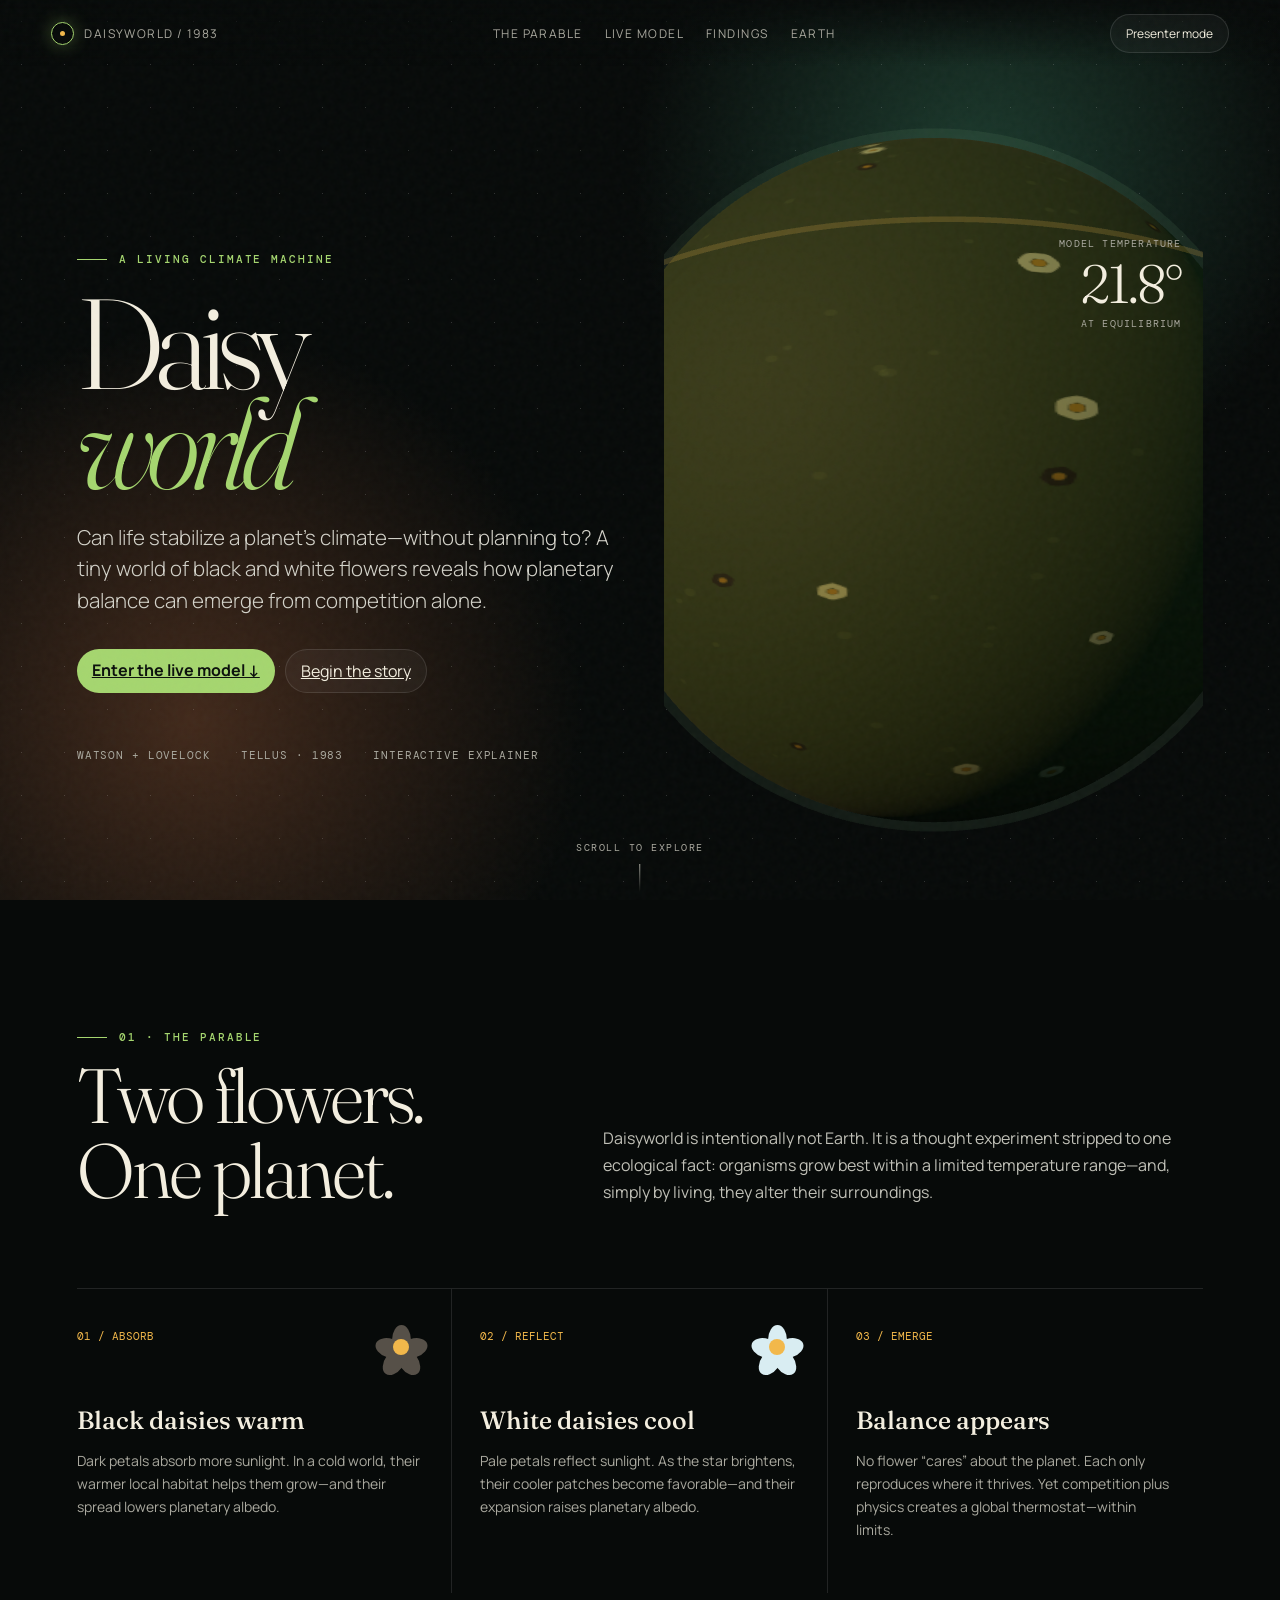
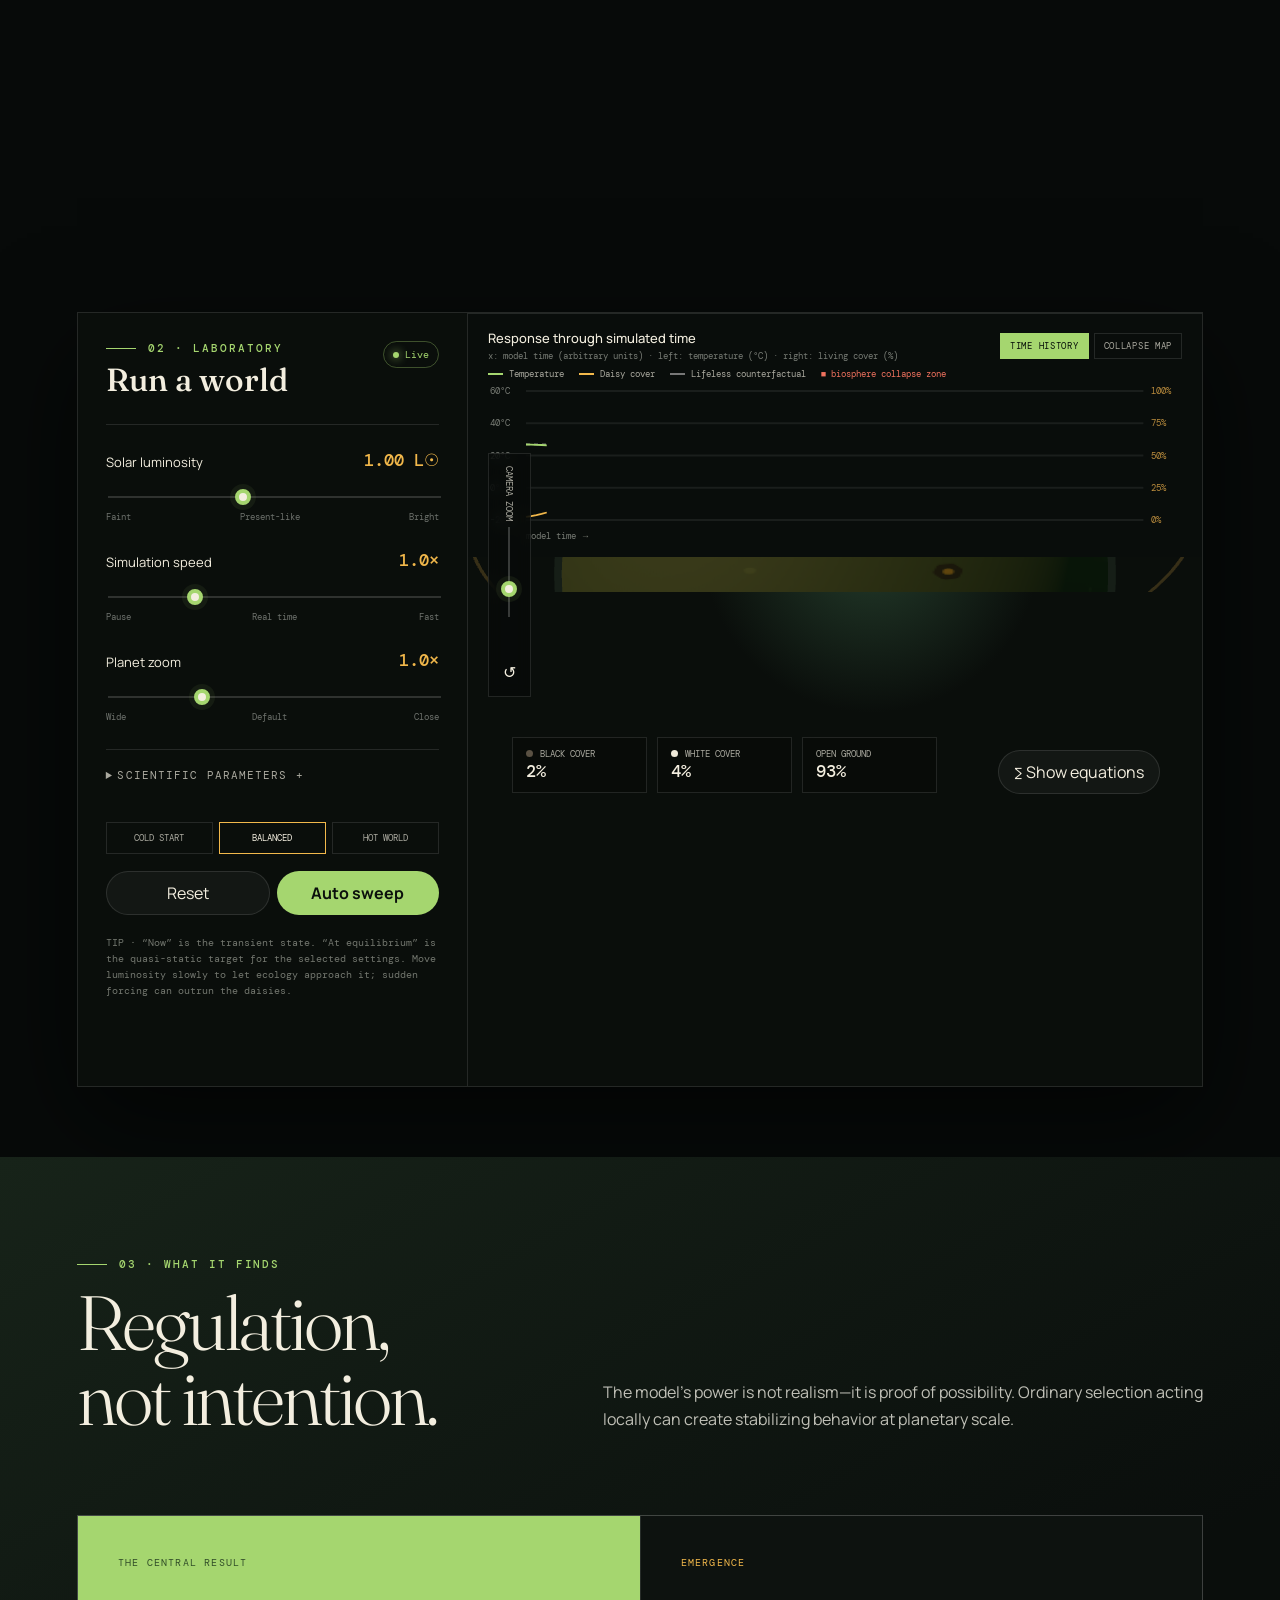
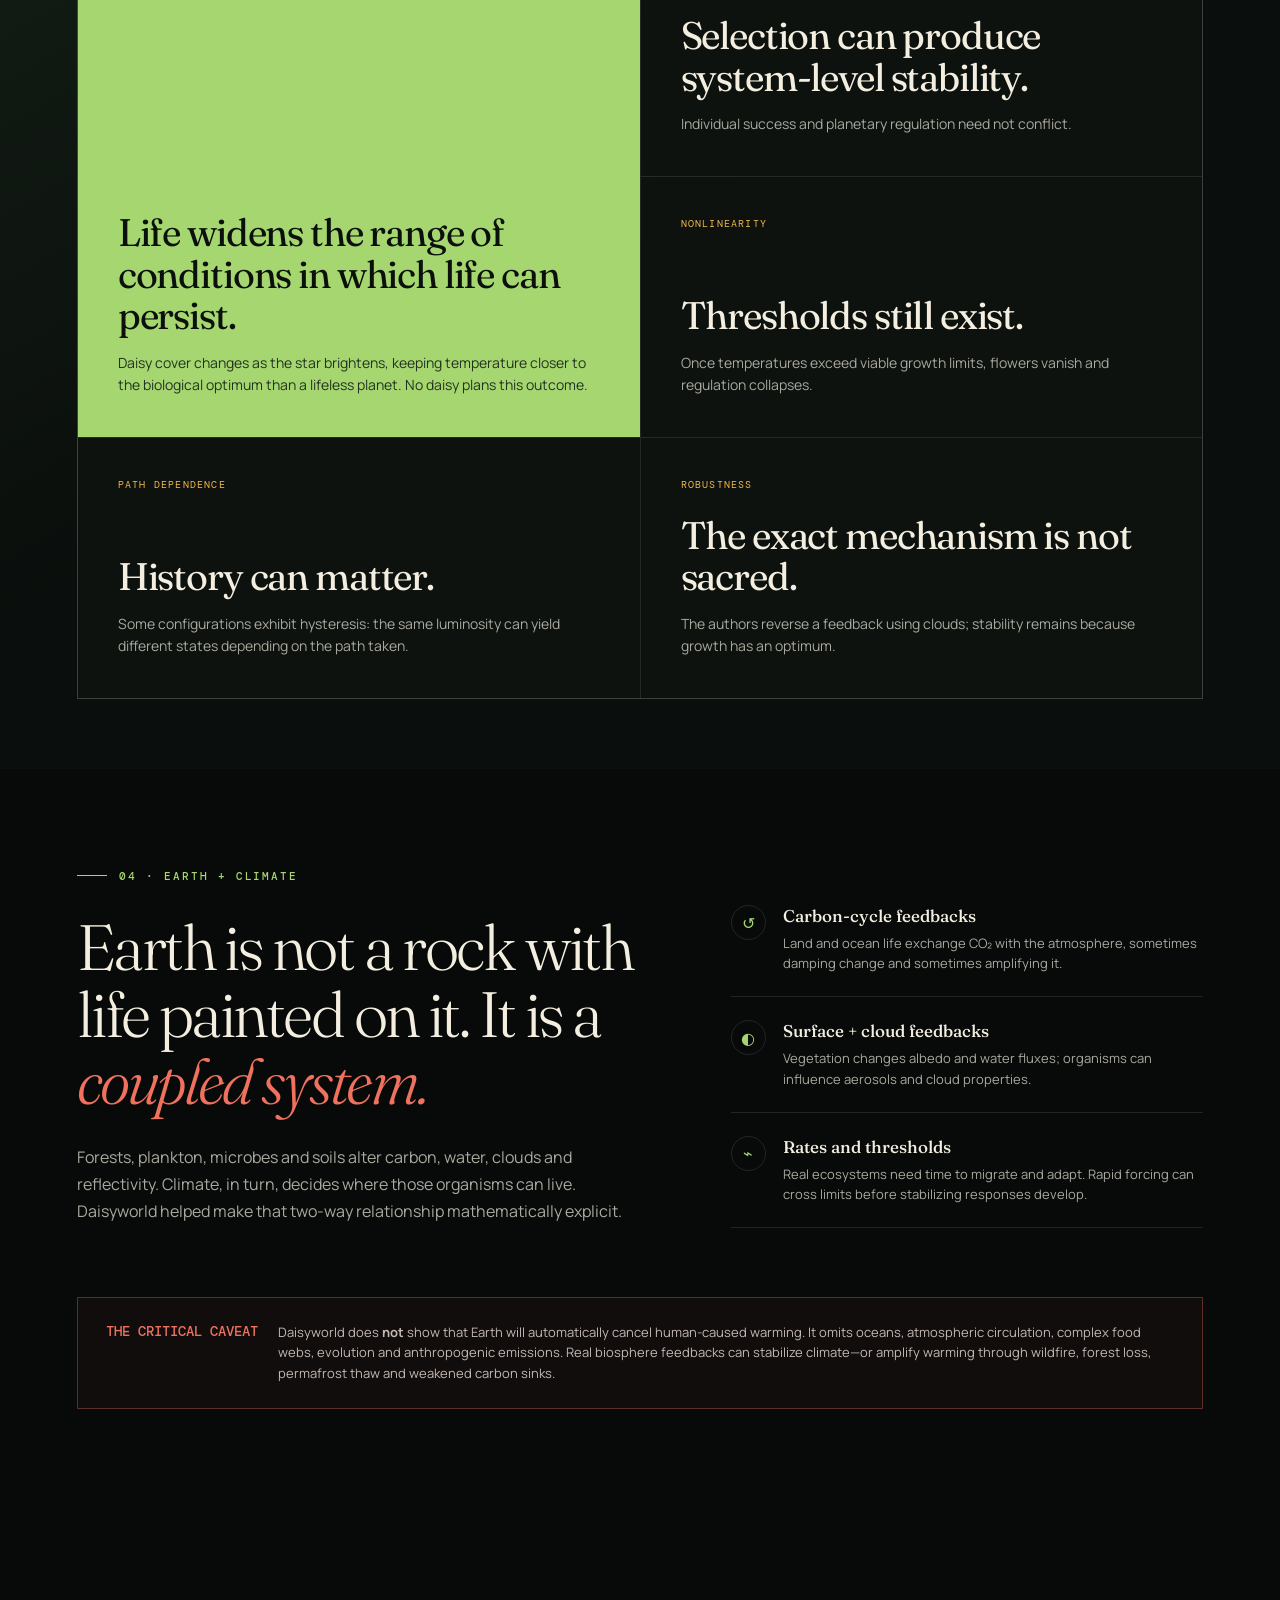
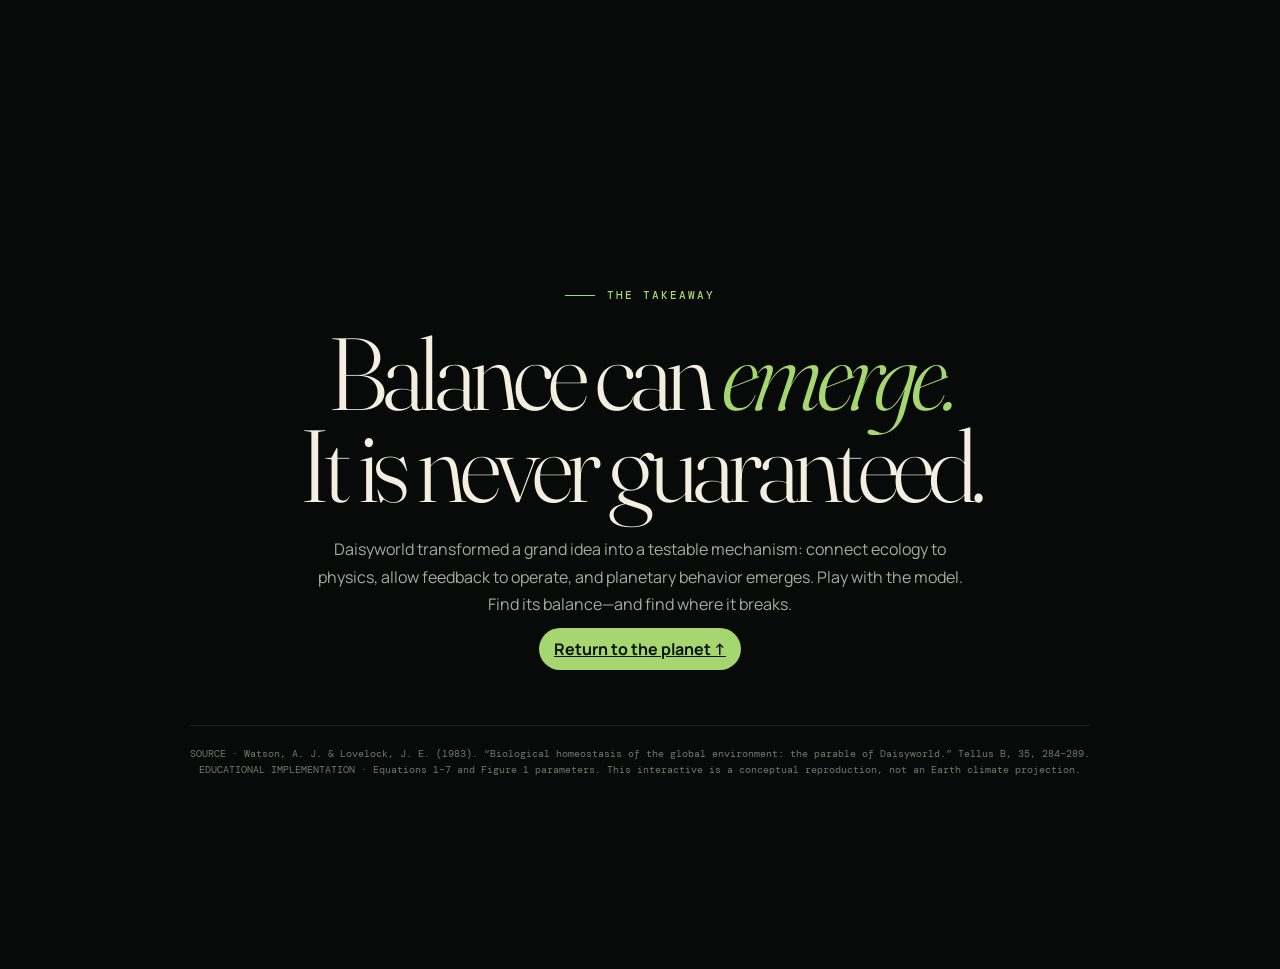
<file: daisyworld/index.html>
<!doctype html>
<html lang="en">
<head>
<meta charset="utf-8" />
<meta name="viewport" content="width=device-width,initial-scale=1" />
<meta name="description" content="An interactive, equation-based exploration of Watson & Lovelock's Daisyworld." />
<title>Daisyworld — A Living Climate Machine</title>
<link rel="preconnect" href="https://fonts.googleapis.com">
<link rel="preconnect" href="https://fonts.gstatic.com" crossorigin>
<link href="https://fonts.googleapis.com/css2?family=DM+Mono:wght@300;400;500&family=Fraunces:opsz,wght@9..144,300;9..144,500;9..144,700&family=Manrope:wght@300;400;500;600&display=swap" rel="stylesheet">
<style>
:root{--ink:#f3eedf;--muted:#aaa99f;--space:#070a09;--panel:#101512e6;--line:#ffffff1c;--green:#a5d66f;--amber:#f2b84b;--coral:#ef715e;--ice:#d9edf2;--black-daisy:#302a23;--white-daisy:#f6efe1;--max:1200px}
*{box-sizing:border-box}html{scroll-behavior:smooth;scroll-snap-type:y proximity}body{margin:0;background:var(--space);color:var(--ink);font-family:Manrope,sans-serif;overflow-x:hidden}body:before{content:"";position:fixed;inset:0;pointer-events:none;z-index:20;opacity:.12;background-image:url("data:image/svg+xml,%3Csvg viewBox='0 0 160 160' xmlns='http://www.w3.org/2000/svg'%3E%3Cfilter id='n'%3E%3CfeTurbulence type='fractalNoise' baseFrequency='.9' numOctaves='2' stitchTiles='stitch'/%3E%3C/filter%3E%3Crect width='100%25' height='100%25' filter='url(%23n)' opacity='.24'/%3E%3C/svg%3E")}.stars{position:fixed;inset:0;z-index:-2;background:radial-gradient(circle at 76% 19%,#1c3a2d 0,transparent 28%),radial-gradient(circle at 15% 80%,#41291b 0,transparent 30%),#070a09}.stars:after{content:"";position:absolute;inset:0;background-image:radial-gradient(#fff 0.7px,transparent .7px);background-size:43px 43px;opacity:.16}.nav{position:fixed;left:0;right:0;top:0;height:66px;display:flex;align-items:center;justify-content:space-between;padding:0 clamp(20px,4vw,64px);z-index:15;background:linear-gradient(#070a09e8,transparent);font-size:12px;letter-spacing:.12em;text-transform:uppercase}.brand{display:flex;align-items:center;gap:10px}.brand-mark{width:23px;height:23px;border:1px solid var(--green);border-radius:50%;position:relative;box-shadow:0 0 18px #a5d66f55}.brand-mark:after{content:"";position:absolute;width:5px;height:5px;border-radius:50%;background:var(--amber);left:8px;top:8px}.nav-links{display:flex;gap:22px}.nav a{color:var(--muted);text-decoration:none}.nav a:hover{color:var(--ink)}button{font:inherit}.btn{border:1px solid var(--line);background:#ffffff0a;color:var(--ink);padding:10px 15px;border-radius:99px;cursor:pointer;transition:.25s}.btn:hover{border-color:var(--green);transform:translateY(-1px)}.btn.primary{background:var(--green);color:#0b100c;border:0;font-weight:700}.section{min-height:100vh;padding:100px clamp(22px,6vw,90px) 70px;position:relative;scroll-snap-align:start}.wrap{max-width:var(--max);margin:auto}.eyebrow{font:500 11px DM Mono,monospace;letter-spacing:.18em;text-transform:uppercase;color:var(--green);display:flex;gap:12px;align-items:center}.eyebrow:before{content:"";width:30px;height:1px;background:currentColor}.hero{display:grid;grid-template-columns:1.02fr .98fr;align-items:center;gap:2vw}.hero-copy{padding-top:6vh;z-index:2}.hero h1{font:300 clamp(64px,10vw,148px)/.78 Fraunces,serif;letter-spacing:-.065em;margin:28px 0}.hero h1 em{font-style:italic;color:var(--green)}.hero-lead{font:300 clamp(17px,1.6vw,23px)/1.55 Manrope,sans-serif;color:#d4d3ca;max-width:580px}.hero-actions{display:flex;gap:10px;margin-top:32px}.hero-meta{display:flex;gap:30px;margin-top:55px;font:11px DM Mono;color:var(--muted);text-transform:uppercase;letter-spacing:.08em}.planet-stage{height:min(760px,88vh);position:relative}.planet-stage canvas{position:absolute;inset:0;width:100%;height:100%}.orbit-copy{position:absolute;right:4%;top:18%;text-align:right;font:10px DM Mono;color:var(--muted);letter-spacing:.12em;text-transform:uppercase}.orbit-copy strong{display:block;font:300 54px Fraunces;color:var(--ink);letter-spacing:-.04em}.scroll-cue{position:absolute;bottom:28px;left:50%;font:10px DM Mono;color:var(--muted);letter-spacing:.15em;text-transform:uppercase;transform:translateX(-50%)}.scroll-cue:after{content:"";display:block;width:1px;height:28px;background:linear-gradient(var(--muted),transparent);margin:10px auto}.chapter-head{display:grid;grid-template-columns:1fr 1.3fr;gap:5vw;margin-bottom:65px}.chapter-head h2{font:300 clamp(46px,6vw,82px)/.98 Fraunces;margin:14px 0;letter-spacing:-.04em}.chapter-head p{align-self:end;color:#c0c0b7;line-height:1.7;max-width:610px}.story-grid{display:grid;grid-template-columns:repeat(3,1fr);border-top:1px solid var(--line)}.story-card{padding:34px 28px 38px 0;border-right:1px solid var(--line);position:relative}.story-card+ .story-card{padding-left:28px}.story-card:last-child{border-right:0}.story-num{font:11px DM Mono;color:var(--amber)}.story-card h3{font:500 25px Fraunces;margin:60px 0 13px}.story-card p{color:var(--muted);line-height:1.65;font-size:14px}.daisy-icon{position:absolute;right:24px;top:25px;width:52px;height:52px}.petal{position:absolute;width:19px;height:30px;border-radius:60% 60% 45% 45%;left:17px;top:11px;transform-origin:50% 90%;background:var(--ice)}.petal:nth-child(2){transform:rotate(72deg)}.petal:nth-child(3){transform:rotate(144deg)}.petal:nth-child(4){transform:rotate(216deg)}.petal:nth-child(5){transform:rotate(288deg)}.daisy-icon:after{content:"";position:absolute;width:16px;height:16px;background:var(--amber);border-radius:50%;left:18px;top:25px}.dark .petal{background:#565048}.lab-section{padding-top:82px}.lab-shell{max-width:1500px;margin:auto;display:grid;grid-template-columns:minmax(310px,390px) 1fr;min-height:calc(100vh - 125px);border:1px solid var(--line);background:#0b100de8;box-shadow:0 35px 100px #0009}.controls{padding:28px;overflow:auto;border-right:1px solid var(--line)}.lab-title{display:flex;justify-content:space-between;align-items:start;border-bottom:1px solid var(--line);padding-bottom:20px;margin-bottom:24px}.lab-title h2{font:500 32px Fraunces;margin:5px 0}.live-pill{font:10px DM Mono;color:var(--green);border:1px solid #a5d66f55;border-radius:30px;padding:6px 9px}.live-pill:before{content:"";display:inline-block;width:6px;height:6px;border-radius:50%;background:var(--green);margin-right:6px;box-shadow:0 0 10px var(--green)}.control-group{margin:20px 0 26px}.control-label{display:flex;justify-content:space-between;align-items:end;margin-bottom:10px}.control-label label{font-size:13px}.control-label output{font:500 17px DM Mono;color:var(--amber)}input[type=range]{width:100%;appearance:none;height:2px;background:#ffffff26;outline:0}input[type=range]::-webkit-slider-thumb{appearance:none;width:16px;height:16px;border-radius:50%;background:var(--ink);border:4px solid var(--green);cursor:grab;box-shadow:0 0 0 5px #a5d66f12}.ticks{display:flex;justify-content:space-between;font:9px DM Mono;color:#6e726d;margin-top:8px}.advanced{border-top:1px solid var(--line);padding-top:18px}.advanced summary{font:11px DM Mono;color:var(--muted);text-transform:uppercase;letter-spacing:.1em;cursor:pointer;margin-bottom:20px}.preset-row{display:grid;grid-template-columns:repeat(3,1fr);gap:6px;margin-top:20px}.preset{font:9px DM Mono;text-transform:uppercase;padding:9px 5px;border:1px solid var(--line);background:transparent;color:var(--muted);cursor:pointer}.preset:hover,.preset.active{color:var(--ink);border-color:var(--amber)}.sim-actions{display:flex;gap:7px;margin-top:17px}.sim-actions button{flex:1}.viz{position:relative;min-width:0;display:grid;grid-template-rows:minmax(440px,1fr) 215px}.planet-lab{position:relative;overflow:hidden;background:radial-gradient(circle at 55% 44%,#243c2b 0,transparent 34%)}#labCanvas{position:absolute;inset:0;width:100%;height:100%}.hud{position:absolute;inset:22px;pointer-events:none}.hud-top{display:flex;justify-content:space-between}.hud-card{border-left:1px solid var(--green);padding-left:12px}.hud-card .label{font:9px DM Mono;color:var(--muted);letter-spacing:.12em;text-transform:uppercase}.hud-card .value{font:300 clamp(30px,4vw,57px) Fraunces;letter-spacing:-.04em}.hud-card .sub{font:10px DM Mono;color:var(--green)}.population{position:absolute;bottom:21px;left:22px;right:22px;display:flex;gap:10px}.pop-chip{backdrop-filter:blur(8px);background:#080b09a8;border:1px solid var(--line);padding:10px 13px;min-width:135px}.pop-chip span{display:block;font:9px DM Mono;color:var(--muted);text-transform:uppercase}.pop-chip strong{font:500 17px DM Mono}.mini-dot{display:inline-block!important;width:7px;height:7px;border-radius:50%;margin-right:7px}.science-toggle{position:absolute;right:20px;bottom:20px;pointer-events:auto}.chart-panel{border-top:1px solid var(--line);padding:15px 20px 12px;position:relative;background:#090d0b}.chart-head{display:flex;justify-content:space-between;align-items:center;margin-bottom:4px}.chart-head h3{font:500 13px Manrope;margin:0}.legend{display:flex;gap:15px;font:9px DM Mono;color:var(--muted)}.legend i{display:inline-block;width:15px;height:2px;margin-right:6px;vertical-align:middle}#chart{width:100%;height:165px;display:block}.equation-drawer{position:absolute;right:0;top:0;bottom:0;width:min(440px,90%);padding:32px;background:#0a0e0cf5;border-left:1px solid var(--line);transform:translateX(102%);transition:.4s cubic-bezier(.2,.8,.2,1);z-index:5;overflow:auto}.equation-drawer.open{transform:none}.eq-close{float:right;background:0;border:0;color:var(--muted);font-size:25px;cursor:pointer}.equation-drawer h3{font:400 32px Fraunces;margin:18px 0}.equation{font:14px DM Mono;color:var(--ice);padding:18px 0;border-bottom:1px solid var(--line);overflow-x:auto}.eq-note{font-size:12px;line-height:1.6;color:var(--muted)}.findings{background:linear-gradient(150deg,#172319,#0a0e0c 55%)}.finding-list{display:grid;grid-template-columns:1fr 1fr;gap:1px;background:var(--line);border:1px solid var(--line)}.finding{background:#0d120f;padding:40px;min-height:260px;display:flex;flex-direction:column}.finding.big{grid-row:span 2;background:var(--green);color:#0b100c}.finding .tag{font:10px DM Mono;text-transform:uppercase;letter-spacing:.12em;color:var(--amber)}.finding.big .tag{color:#314e28}.finding h3{font:400 clamp(29px,3vw,47px)/1.08 Fraunces;margin:auto 0 15px;letter-spacing:-.03em}.finding p{font-size:14px;line-height:1.6;color:var(--muted);margin:0}.finding.big p{color:#243220}.climate-grid{display:grid;grid-template-columns:1.1fr .9fr;gap:6vw}.climate-quote{font:300 clamp(36px,5vw,72px)/1.05 Fraunces;letter-spacing:-.04em;margin:30px 0}.climate-quote em{color:var(--coral)}.feedbacks{display:flex;flex-direction:column;justify-content:center}.feedback{display:grid;grid-template-columns:52px 1fr;padding:23px 0;border-bottom:1px solid var(--line)}.feedback-icon{width:35px;height:35px;border:1px solid var(--line);border-radius:50%;display:grid;place-items:center;color:var(--green)}.feedback h3{font:500 17px Fraunces;margin:0 0 7px}.feedback p{font-size:13px;color:var(--muted);line-height:1.55;margin:0}.caveat{margin-top:55px;border:1px solid #ef715e55;background:#ef715e0a;padding:24px 28px;display:grid;grid-template-columns:auto 1fr;gap:20px}.caveat strong{font:500 14px DM Mono;color:var(--coral)}.caveat p{margin:0;color:#c4b8b3;font-size:13px;line-height:1.6}.closing{text-align:center;display:grid;place-items:center}.closing .wrap{max-width:900px}.closing h2{font:300 clamp(55px,8vw,110px)/.9 Fraunces;letter-spacing:-.055em;margin:25px 0}.closing h2 em{color:var(--green)}.closing p{color:var(--muted);max-width:650px;margin:20px auto;line-height:1.7}.citation{margin-top:65px;padding-top:20px;border-top:1px solid var(--line);font:10px/1.65 DM Mono;color:#747870}.presenter-badge{display:none;position:fixed;left:20px;bottom:20px;z-index:30;background:var(--amber);color:#111;padding:8px 11px;font:10px DM Mono}.presenter .nav,.presenter .scroll-cue{display:none}.presenter .presenter-badge{display:block}.presenter .section{padding-top:55px}@media(max-width:900px){.nav-links{display:none}.hero{grid-template-columns:1fr}.hero-copy{padding-top:8vh}.planet-stage{height:55vh;margin-top:-70px}.chapter-head,.climate-grid{grid-template-columns:1fr}.story-grid{grid-template-columns:1fr}.story-card{border-right:0;border-bottom:1px solid var(--line);padding-left:0!important}.lab-shell{grid-template-columns:1fr}.controls{border-right:0;border-bottom:1px solid var(--line)}.viz{grid-template-rows:520px 210px}.finding-list{grid-template-columns:1fr}.finding.big{grid-row:auto}.hero-meta{flex-wrap:wrap}}@media(max-width:550px){.section{padding-left:18px;padding-right:18px}.hero h1{font-size:67px}.lab-section{padding:70px 0 0}.lab-shell{border-left:0;border-right:0}.viz{grid-template-rows:440px 205px}.hud{inset:14px}.population{left:14px;right:14px;bottom:14px;flex-wrap:wrap}.pop-chip{min-width:110px}.finding{padding:28px}.caveat{grid-template-columns:1fr}.hero-meta{display:none}}

.viz{grid-template-rows:minmax(440px,1fr) 250px}.zoom-tools{position:absolute;left:20px;top:50%;transform:translateY(-50%);z-index:4;display:flex;flex-direction:column;align-items:center;gap:8px;padding:12px 8px;background:#080b09b8;border:1px solid var(--line);backdrop-filter:blur(8px)}.zoom-tools span{font:9px DM Mono;color:var(--muted);text-transform:uppercase;writing-mode:vertical-rl}.zoom-tools input{appearance:none;width:90px;height:2px;transform:rotate(-90deg);margin:42px -34px;background:#ffffff32}.zoom-tools button{margin-top:38px;border:0;background:transparent;color:var(--ink);font:16px DM Mono;cursor:pointer}.chart-panel{min-height:238px}.chart-tabs{display:flex;gap:5px}.chart-tab{border:1px solid var(--line);background:transparent;color:var(--muted);padding:6px 9px;font:9px DM Mono;letter-spacing:.08em;text-transform:uppercase;cursor:pointer}.chart-tab.active{color:#071009;background:var(--green);border-color:var(--green)}.chart-note{font:9px/1.5 DM Mono;color:#777b74;margin:3px 0 0}.chart-view{width:100%;height:174px;display:block}.chart-view.hidden{display:none}.regime-badge{position:absolute;left:50%;top:20px;transform:translateX(-50%);padding:8px 12px;background:#080b09c7;border:1px solid var(--line);font:10px DM Mono;letter-spacing:.09em;text-transform:uppercase}.regime-badge.stable{color:var(--green);border-color:#a5d66f55}.regime-badge.stressed{color:var(--amber);border-color:#f2b84b66}.regime-badge.collapsed{color:var(--coral);border-color:#ef715e77;box-shadow:0 0 30px #ef715e25}.collapse-key{color:var(--coral)}
@media(max-width:550px){.zoom-tools{left:8px}.regime-badge{top:105px}.chart-panel{padding-left:10px;padding-right:10px}.legend{display:none}}
.equilibrium-card{text-align:center;border-left:0;padding:0 12px}.equilibrium-card .value{color:var(--ice)}.equilibrium-card .sub{color:var(--ice);opacity:.68}@media(max-width:650px){.hud-top{gap:8px}.equilibrium-card .label{max-width:90px}.equilibrium-card .value{font-size:27px}}
</style>
</head>
<body>
<div class="stars"></div><div class="presenter-badge">PRESENTER MODE · P TO EXIT</div>
<nav class="nav"><a class="brand" href="#top"><span class="brand-mark"></span><span>Daisyworld / 1983</span></a><div class="nav-links"><a href="#parable">The parable</a><a href="#lab">Live model</a><a href="#findings">Findings</a><a href="#earth">Earth</a></div><button class="btn" id="presentBtn">Presenter mode</button></nav>
<main>
<section class="section hero" id="top"><div class="hero-copy"><div class="eyebrow">A living climate machine</div><h1>Daisy<br><em>world</em></h1><p class="hero-lead">Can life stabilize a planet’s climate—without planning to? A tiny world of black and white flowers reveals how planetary balance can emerge from competition alone.</p><div class="hero-actions"><a href="#lab" class="btn primary">Enter the live model ↓</a><a href="#parable" class="btn">Begin the story</a></div><div class="hero-meta"><span>Watson + Lovelock</span><span>Tellus · 1983</span><span>Interactive explainer</span></div></div><div class="planet-stage" id="heroStage"><canvas id="heroCanvas"></canvas><div class="orbit-copy">Model temperature<strong id="heroTemp">22.5°</strong>at equilibrium</div></div><div class="scroll-cue">Scroll to explore</div></section>
<section class="section" id="parable"><div class="wrap"><div class="chapter-head"><div><div class="eyebrow">01 · The parable</div><h2>Two flowers.<br>One planet.</h2></div><p>Daisyworld is intentionally not Earth. It is a thought experiment stripped to one ecological fact: organisms grow best within a limited temperature range—and, simply by living, they alter their surroundings.</p></div><div class="story-grid"><article class="story-card"><span class="story-num">01 / ABSORB</span><div class="daisy-icon dark"><i class="petal"></i><i class="petal"></i><i class="petal"></i><i class="petal"></i><i class="petal"></i></div><h3>Black daisies warm</h3><p>Dark petals absorb more sunlight. In a cold world, their warmer local habitat helps them grow—and their spread lowers planetary albedo.</p></article><article class="story-card"><span class="story-num">02 / REFLECT</span><div class="daisy-icon"><i class="petal"></i><i class="petal"></i><i class="petal"></i><i class="petal"></i><i class="petal"></i></div><h3>White daisies cool</h3><p>Pale petals reflect sunlight. As the star brightens, their cooler patches become favorable—and their expansion raises planetary albedo.</p></article><article class="story-card"><span class="story-num">03 / EMERGE</span><h3>Balance appears</h3><p>No flower “cares” about the planet. Each only reproduces where it thrives. Yet competition plus physics creates a global thermostat—within limits.</p></article></div></div></section>
<section class="section lab-section" id="lab"><div class="lab-shell"><aside class="controls"><div class="lab-title"><div><div class="eyebrow">02 · Laboratory</div><h2>Run a world</h2></div><span class="live-pill">Live</span></div><div class="control-group"><div class="control-label"><label for="luminosity">Solar luminosity</label><output id="lumOut">1.00 L☉</output></div><input id="luminosity" type="range" min="0.60" max="1.60" value="1.00" step="0.005"><div class="ticks"><span>Faint</span><span>Present-like</span><span>Bright</span></div></div><div class="control-group"><div class="control-label"><label for="speed">Simulation speed</label><output id="speedOut">1.0×</output></div><input id="speed" type="range" min="0" max="4" value="1" step="0.25"><div class="ticks"><span>Pause</span><span>Real time</span><span>Fast</span></div></div><div class="control-group"><div class="control-label"><label for="zoom">Planet zoom</label><output id="zoomOut">1.0×</output></div><input id="zoom" type="range" min="0.70" max="1.80" value="1" step="0.02"><div class="ticks"><span>Wide</span><span>Default</span><span>Close</span></div></div><details class="advanced"><summary>Scientific parameters +</summary><div class="control-group"><div class="control-label"><label for="death">Death rate, γ</label><output id="deathOut">0.30</output></div><input id="death" type="range" min="0.05" max="0.80" value="0.30" step="0.01"></div><div class="control-group"><div class="control-label"><label for="transport">Heat contrast, q′</label><output id="transportOut">20°C</output></div><input id="transport" type="range" min="0" max="40" value="20" step="1"></div><div class="control-group"><div class="control-label"><label for="fertile">Fertile area, p</label><output id="fertileOut">100%</output></div><input id="fertile" type="range" min="0.3" max="1" value="1" step="0.01"></div></details><div class="preset-row"><button class="preset" data-preset="cold">Cold start</button><button class="preset active" data-preset="balanced">Balanced</button><button class="preset" data-preset="hot">Hot world</button></div><div class="sim-actions"><button class="btn" id="resetBtn">Reset</button><button class="btn primary" id="sweepBtn">Auto sweep</button></div><p style="font:10px/1.6 DM Mono;color:#73776f;margin-top:20px">TIP · “Now” is the transient state. “At equilibrium” is the quasi-static target for the selected settings. Move luminosity slowly to let ecology approach it; sudden forcing can outrun the daisies.</p></aside><div class="viz"><div class="planet-lab"><canvas id="labCanvas"></canvas><div class="zoom-tools"><span>Camera zoom</span><input id="zoomVertical" aria-label="Planet camera zoom" type="range" min="0.70" max="1.80" value="1" step="0.02"><button id="zoomReset" title="Reset zoom">↺</button></div><div class="regime-badge stable" id="regimeBadge" title="The orbital halo summarizes biosphere state: green = regulating, amber = stressed, red = collapsed">● Regulation active</div><div class="hud"><div class="hud-top"><div class="hud-card"><div class="label">Mean temperature · now</div><div class="value" id="tempValue">—</div><div class="sub" id="statusText">CALCULATING EQUILIBRIUM</div></div><div class="hud-card equilibrium-card"><div class="label">Model temperature</div><div class="value" id="equilibriumValue">—</div><div class="sub">AT EQUILIBRIUM</div></div><div class="hud-card" style="text-align:right;border-left:0;border-right:1px solid var(--amber);padding:0 12px 0 0"><div class="label">Planetary albedo</div><div class="value" id="albedoValue">—</div><div class="sub" style="color:var(--amber)">FRACTION REFLECTED</div></div></div><div class="population"><div class="pop-chip"><span><i class="mini-dot" style="background:#5a5143"></i>Black cover</span><strong id="blackValue">—</strong></div><div class="pop-chip"><span><i class="mini-dot" style="background:#eee9d9"></i>White cover</span><strong id="whiteValue">—</strong></div><div class="pop-chip"><span>Open ground</span><strong id="groundValue">—</strong></div></div><button class="btn science-toggle" id="scienceBtn">∑ Show equations</button></div><div class="equation-drawer" id="eqDrawer"><button class="eq-close" id="eqClose">×</button><div class="eyebrow">Under the hood</div><h3>The four equations</h3><div class="equation">dαᵢ/dt = αᵢ(xβᵢ − γ)</div><p class="eq-note">Each population grows according to available fertile ground x, temperature-dependent growth β, and death rate γ.</p><div class="equation">βᵢ = max[0, 1 − 0.003265(22.5 − Tᵢ)²]</div><p class="eq-note">Growth peaks at 22.5°C and falls to zero at 5°C and 40°C.</p><div class="equation">A = αgAg + αbAb + αwAw</div><p class="eq-note">Planetary reflectivity is the area-weighted albedo of ground and daisies.</p><div class="equation">σ(Te + 273)⁴ = SL(1 − A)</div><p class="eq-note">Absorbed starlight balances emitted heat. Local temperature is Tᵢ = Te + q′(A − Aᵢ).</p><p class="eq-note" style="border-left:2px solid var(--green);padding-left:12px"><b>Visual encoding:</b> flower abundance follows the simulated black and white area fractions. The orbital biosphere halo is green while regulation is active, amber near a threshold, and red after collapse. It is an interface indicator—not a physical ring around the planet.</p><p class="eq-note" style="border-left:2px solid var(--amber);padding-left:12px;margin-top:25px">Numerics: fourth-order Runge–Kutta integration with bounded fractional cover. Constants follow the paper’s Figure 1: S = 917 W m⁻² equivalent, Ag=.50, Ab=.25, Aw=.75.</p></div><div class="chart-panel"><div class="chart-head"><div><h3 id="chartTitle">Response through simulated time</h3><p class="chart-note" id="chartNote">x: model time (arbitrary units) · left: temperature (°C) · right: living cover (%)</p></div><div class="chart-tabs"><button class="chart-tab active" data-chart="time">Time history</button><button class="chart-tab" data-chart="response">Collapse map</button></div></div><div class="legend"><span><i style="background:#a5d66f"></i>Temperature</span><span><i style="background:#f2b84b"></i>Daisy cover</span><span><i style="background:#777;border-top:1px dashed #777"></i>Lifeless counterfactual</span><span class="collapse-key">■ biosphere collapse zone</span></div><canvas id="chart" class="chart-view"></canvas><canvas id="responseChart" class="chart-view hidden"></canvas></div></div></div></section>
<section class="section findings" id="findings"><div class="wrap"><div class="chapter-head"><div><div class="eyebrow">03 · What it finds</div><h2>Regulation,<br>not intention.</h2></div><p>The model’s power is not realism—it is proof of possibility. Ordinary selection acting locally can create stabilizing behavior at planetary scale.</p></div><div class="finding-list"><article class="finding big"><span class="tag">The central result</span><h3>Life widens the range of conditions in which life can persist.</h3><p>Daisy cover changes as the star brightens, keeping temperature closer to the biological optimum than a lifeless planet. No daisy plans this outcome.</p></article><article class="finding"><span class="tag">Emergence</span><h3>Selection can produce system-level stability.</h3><p>Individual success and planetary regulation need not conflict.</p></article><article class="finding"><span class="tag">Nonlinearity</span><h3>Thresholds still exist.</h3><p>Once temperatures exceed viable growth limits, flowers vanish and regulation collapses.</p></article><article class="finding"><span class="tag">Path dependence</span><h3>History can matter.</h3><p>Some configurations exhibit hysteresis: the same luminosity can yield different states depending on the path taken.</p></article><article class="finding"><span class="tag">Robustness</span><h3>The exact mechanism is not sacred.</h3><p>The authors reverse a feedback using clouds; stability remains because growth has an optimum.</p></article></div></div></section>
<section class="section" id="earth"><div class="wrap"><div class="climate-grid"><div><div class="eyebrow">04 · Earth + climate</div><div class="climate-quote">Earth is not a rock with life painted on it. It is a <em>coupled system.</em></div><p style="color:var(--muted);line-height:1.7;max-width:630px">Forests, plankton, microbes and soils alter carbon, water, clouds and reflectivity. Climate, in turn, decides where those organisms can live. Daisyworld helped make that two-way relationship mathematically explicit.</p></div><div class="feedbacks"><div class="feedback"><div class="feedback-icon">↺</div><div><h3>Carbon-cycle feedbacks</h3><p>Land and ocean life exchange CO₂ with the atmosphere, sometimes damping change and sometimes amplifying it.</p></div></div><div class="feedback"><div class="feedback-icon">◐</div><div><h3>Surface + cloud feedbacks</h3><p>Vegetation changes albedo and water fluxes; organisms can influence aerosols and cloud properties.</p></div></div><div class="feedback"><div class="feedback-icon">⌁</div><div><h3>Rates and thresholds</h3><p>Real ecosystems need time to migrate and adapt. Rapid forcing can cross limits before stabilizing responses develop.</p></div></div></div></div><div class="caveat"><strong>THE CRITICAL CAVEAT</strong><p>Daisyworld does <b>not</b> show that Earth will automatically cancel human-caused warming. It omits oceans, atmospheric circulation, complex food webs, evolution and anthropogenic emissions. Real biosphere feedbacks can stabilize climate—or amplify warming through wildfire, forest loss, permafrost thaw and weakened carbon sinks.</p></div></div></section>
<section class="section closing" id="close"><div class="wrap"><div class="eyebrow" style="justify-content:center">The takeaway</div><h2>Balance can <em>emerge.</em><br>It is never guaranteed.</h2><p>Daisyworld transformed a grand idea into a testable mechanism: connect ecology to physics, allow feedback to operate, and planetary behavior emerges. Play with the model. Find its balance—and find where it breaks.</p><a href="#lab" class="btn primary">Return to the planet ↑</a><div class="citation">SOURCE · Watson, A. J. & Lovelock, J. E. (1983). “Biological homeostasis of the global environment: the parable of Daisyworld.” Tellus B, 35, 284–289.<br>EDUCATIONAL IMPLEMENTATION · Equations 1–7 and Figure 1 parameters. This interactive is a conceptual reproduction, not an Earth climate projection.</div></div></section>
</main>
<script src="three.min.js"></script>
<script>
const SIGMA=5.670374419e-8;
const P={luminosity:1,solarFlux:917,deathRate:.3,heatTransport:20,fertile:1,groundAlbedo:.5,blackAlbedo:.25,whiteAlbedo:.75};
let state={black:.01,white:.01}, speed=1, simTime=0, autoSweep=false, sweepDirection=1;
let history=[], lastSample=0, chartMode="time", responseCache=null, responseDirty=true;
function growth(t){return Math.max(0,1-.003265*(22.5-t)**2)}
function snapshot(s,p=P){const ground=Math.max(0,1-s.black-s.white),open=Math.max(0,p.fertile-s.black-s.white);const albedo=ground*p.groundAlbedo+s.black*p.blackAlbedo+s.white*p.whiteAlbedo;const planetTemp=((p.solarFlux*p.luminosity*(1-albedo))/SIGMA)**.25-273;const blackTemp=planetTemp+p.heatTransport*(albedo-p.blackAlbedo);const whiteTemp=planetTemp+p.heatTransport*(albedo-p.whiteAlbedo);return{ground,open,albedo,planetTemp,blackTemp,whiteTemp,betaB:growth(blackTemp),betaW:growth(whiteTemp)}}
function deriv(s){const z=snapshot(s);return{black:s.black*(z.open*z.betaB-P.deathRate),white:s.white*(z.open*z.betaW-P.deathRate)}}
function add(s,k,m){return{black:s.black+k.black*m,white:s.white+k.white*m}}
function integrate(dt){const k1=deriv(state),k2=deriv(add(state,k1,dt/2)),k3=deriv(add(state,k2,dt/2)),k4=deriv(add(state,k3,dt));state.black+=dt*(k1.black+2*k2.black+2*k3.black+k4.black)/6;state.white+=dt*(k1.white+2*k2.white+2*k3.white+k4.white)/6;state.black=Math.max(1e-7,state.black);state.white=Math.max(1e-7,state.white);const total=state.black+state.white;if(total>P.fertile){state.black*=P.fertile/total;state.white*=P.fertile/total}simTime+=dt}
function lifelessTemp(){return ((P.solarFlux*P.luminosity*(1-P.groundAlbedo))/SIGMA)**.25-273}
const $=s=>document.querySelector(s), $$=s=>document.querySelectorAll(s);
function bindRange(id,out,fmt,key){const el=$(id);el.addEventListener('input',()=>{P[key]=+el.value;$(out).textContent=fmt(+el.value);if(key==='luminosity'){autoSweep=false}});}
bindRange('#luminosity','#lumOut',v=>v.toFixed(2)+' L☉','luminosity');bindRange('#death','#deathOut',v=>v.toFixed(2),'deathRate');bindRange('#transport','#transportOut',v=>v.toFixed(0)+'°C','heatTransport');bindRange('#fertile','#fertileOut',v=>Math.round(v*100)+'%','fertile');
['#death','#transport','#fertile'].forEach(id=>$(id).addEventListener('input',()=>{responseDirty=true}));
$('#speed').addEventListener('input',e=>{speed=+e.target.value;$('#speedOut').textContent=speed.toFixed(1)+'×'});
function setZoom(v){v=Math.max(.70,Math.min(1.80,+v));$('#zoom').value=v;$('#zoomVertical').value=v;$('#zoomOut').textContent=v.toFixed(1)+'×';labWorld?.setZoom(v)}
$('#zoom').addEventListener('input',e=>setZoom(e.target.value));$('#zoomVertical').addEventListener('input',e=>setZoom(e.target.value));$('#zoomReset').onclick=()=>setZoom(1);$('#labCanvas').addEventListener('wheel',e=>{e.preventDefault();setZoom(+$ ('#zoom').value-e.deltaY*.001)},{passive:false});
function reset(){state={black:.01,white:.01};simTime=0;history=[];lastSample=0}$('#resetBtn').onclick=reset;$('#sweepBtn').onclick=()=>{autoSweep=!autoSweep;$('#sweepBtn').textContent=autoSweep?'Stop sweep':'Auto sweep';$('#sweepBtn').classList.toggle('primary',!autoSweep)};
$$('.preset').forEach(b=>b.onclick=()=>{$$('.preset').forEach(x=>x.classList.remove('active'));b.classList.add('active');const v={cold:.72,balanced:1,hot:1.42}[b.dataset.preset];P.luminosity=v;responseDirty=true;$('#luminosity').value=v;$('#lumOut').textContent=v.toFixed(2)+' L☉';reset()});
$('#scienceBtn').onclick=()=>$('#eqDrawer').classList.add('open');$('#eqClose').onclick=()=>$('#eqDrawer').classList.remove('open');
$('#presentBtn').onclick=()=>{document.body.classList.toggle('presenter');if(document.body.classList.contains('presenter'))document.documentElement.requestFullscreen?.();else document.exitFullscreen?.()};document.addEventListener('keydown',e=>{if(e.key.toLowerCase()==='p')$('#presentBtn').click()});
function seededFlowers(seed,count){let v=seed>>>0,arr=[];const rnd=()=>((v=(1664525*v+1013904223)>>>0)/4294967296);for(let i=0;i<count;i++)arr.push({x:rnd(),y:rnd(),r:2.2+rnd()*4.8,rot:rnd()*Math.PI*2});return arr}
function makeDaisyTexture(){const c=document.createElement('canvas');c.width=c.height=1024;const x=c.getContext('2d'),MAX=760,blackSeeds=seededFlowers(1983,MAX),whiteSeeds=seededFlowers(284289,MAX);let lastB=-1,lastW=-1;const flower=(f,dark)=>{const px=f.x*1024,py=f.y*1024,r=f.r;x.fillStyle=dark?'#25231e':'#f4efe2';for(let j=0;j<6;j++){const a=f.rot+j*Math.PI/3;x.beginPath();x.ellipse(px+Math.cos(a)*r,py+Math.sin(a)*r,r*.44,r,a,0,Math.PI*2);x.fill()}x.fillStyle=dark?'#d39a32':'#e6ad3c';x.beginPath();x.arc(px,py,r*.55,0,Math.PI*2);x.fill()};const tex=new THREE.CanvasTexture(c);tex.colorSpace=THREE.SRGBColorSpace;tex.updateDaisies=(b,w)=>{const nb=Math.max(0,Math.min(MAX,Math.round(MAX*b))),nw=Math.max(0,Math.min(MAX,Math.round(MAX*w)));if(nb===lastB&&nw===lastW)return;lastB=nb;lastW=nw;const g=x.createLinearGradient(0,0,1024,1024);g.addColorStop(0,'#34452f');g.addColorStop(.55,'#4b5e3e');g.addColorStop(1,'#293b2d');x.fillStyle=g;x.fillRect(0,0,1024,1024);x.globalAlpha=.15;x.fillStyle='#c1c99a';for(let i=0;i<180;i++){const f=blackSeeds[(i*17)%MAX];x.beginPath();x.arc(f.x*1024,f.y*1024,1+f.r*.35,0,Math.PI*2);x.fill()}x.globalAlpha=1;for(let i=0;i<nb;i++)flower(blackSeeds[i],true);for(let i=0;i<nw;i++)flower(whiteSeeds[i],false);tex.needsUpdate=true};tex.updateDaisies(.01,.01);return tex}
function buildPlanet(canvas,hero=false){const renderer=new THREE.WebGLRenderer({canvas,antialias:true,alpha:true});renderer.setPixelRatio(Math.min(devicePixelRatio,2));renderer.outputColorSpace=THREE.SRGBColorSpace;const scene=new THREE.Scene(),camera=new THREE.PerspectiveCamera(32,1,.1,100),baseDistance=hero?6.2:5.4;camera.position.set(0,0,baseDistance);const group=new THREE.Group();scene.add(group);const tex=makeDaisyTexture();tex.colorSpace=THREE.SRGBColorSpace;const mat=new THREE.MeshStandardMaterial({map:tex,roughness:.82,metalness:0});const globe=new THREE.Mesh(new THREE.SphereGeometry(1.55,96,96),mat);group.add(globe);const atmos=new THREE.Mesh(new THREE.SphereGeometry(1.59,64,64),new THREE.MeshBasicMaterial({color:0x9ddea0,transparent:true,opacity:.08,side:THREE.BackSide}));group.add(atmos);const ringMat=new THREE.MeshBasicMaterial({color:0xa5d66f,transparent:true,opacity:.36});const ring=new THREE.Mesh(new THREE.TorusGeometry(2.02,.009,8,180),ringMat);ring.rotation.x=1.15;group.add(ring);const sun=new THREE.DirectionalLight(0xffd28a,3);sun.position.set(-4,2,4);scene.add(sun);scene.add(new THREE.HemisphereLight(0xb9e8ff,0x1c130b,1.05));const resize=()=>{const p=canvas.parentElement,w=p.clientWidth,h=p.clientHeight;renderer.setSize(w,h,false);camera.aspect=w/h;camera.updateProjectionMatrix()};resize();new ResizeObserver(resize).observe(canvas.parentElement);return{renderer,scene,camera,group,globe,mat,tex,setZoom(v){camera.position.z=baseDistance/v},render(t,z){group.rotation.y+=hero?.0015:.0025;group.rotation.x=Math.sin(t*.0002)*.05;const b=state.black,w=state.white,cover=b+w;tex.updateDaisies(b,w);const warmth=z?.planetTemp??snapshot(state).planetTemp,collapsed=cover<.001,stressed=warmth<8||warmth>37||cover<.08;ringMat.color.set(collapsed?0xef715e:stressed?0xf2b84b:0xa5d66f);ringMat.opacity=collapsed?.48:Math.min(.72,.14+cover*.78);ring.scale.setScalar(1+Math.sin(t*.003)*(.004+Math.min(.012,cover*.018)));mat.color.setHSL(.24-Math.max(-.04,Math.min(.05,(warmth-22)/400)),.28+Math.min(.25,(b+w)*.3),.3+Math.min(.22,w*.35));mat.emissive.set(warmth>35?0x3b1006:warmth<5?0x071a2c:0x071008);mat.emissiveIntensity=.35;renderer.render(scene,camera)}}}
const heroWorld=buildPlanet($('#heroCanvas'),true),labWorld=buildPlanet($('#labCanvas'));
function sizeCanvas(c){const dpr=Math.min(devicePixelRatio,2),r=c.getBoundingClientRect();if(!r.width||!r.height)return null;if(c.width!==Math.round(r.width*dpr)||c.height!==Math.round(r.height*dpr)){c.width=Math.round(r.width*dpr);c.height=Math.round(r.height*dpr)}const x=c.getContext('2d');x.setTransform(dpr,0,0,dpr,0,0);x.clearRect(0,0,r.width,r.height);return{x,r}}
function drawChart(){if(chartMode!=="time")return;const c=$('#chart'),s=sizeCanvas(c);if(!s)return;const{x,r}=s,pad={l:38,r:39,t:11,b:25},w=r.width-pad.l-pad.r,h=r.height-pad.t-pad.b;x.strokeStyle='#ffffff12';x.fillStyle='#777b74';x.font='9px DM Mono';for(let t=-20;t<=60;t+=20){const y=pad.t+h-(t+20)/80*h;x.beginPath();x.moveTo(pad.l,y);x.lineTo(r.width-pad.r,y);x.stroke();x.fillText(t+'°C',2,y+3)}for(let p=0;p<=100;p+=25){const y=pad.t+h-p/100*h;x.fillStyle='#b98b3d';x.fillText(p+'%',r.width-31,y+3)}x.fillStyle='#777b74';x.fillText('model time →',pad.l,pad.t+h+19);if(history.length<2)return;const draw=(key,color,dash=[],right=false)=>{x.strokeStyle=color;x.lineWidth=1.8;x.setLineDash(dash);x.beginPath();history.forEach((d,i)=>{const px=pad.l+i/(Math.max(119,history.length-1))*w,val=d[key],py=right?pad.t+h-val/100*h:pad.t+h-(val+20)/80*h;i?x.lineTo(px,py):x.moveTo(px,py)});x.stroke();x.setLineDash([])};draw('dead','#777',[4,4]);draw('live','#a5d66f');draw('cover','#f2b84b',[],true)}
function equilibriumSweep(reverse=false){const points=[],Ls=Array.from({length:61},(_,i)=>.6+i/60);if(reverse)Ls.reverse();let b=.01,w=.01;for(const L of Ls){if(b+w<1e-5){b=.01;w=.01}for(let n=0;n<5000;n++){const oldL=P.luminosity;P.luminosity=L;const z=snapshot({black:b,white:w});P.luminosity=oldL;b=Math.max(1e-8,b+.035*b*(z.open*z.betaB-P.deathRate));w=Math.max(1e-8,w+.035*w*(z.open*z.betaW-P.deathRate));const total=b+w;if(total>P.fertile){b*=P.fertile/total;w*=P.fertile/total}}const oldL=P.luminosity;P.luminosity=L;const z=snapshot({black:b,white:w});P.luminosity=oldL;points.push({L,temp:z.planetTemp,cover:100*(b+w),dead:((P.solarFlux*L*(1-P.groundAlbedo))/SIGMA)**.25-273})}return reverse?points.reverse():points}
function responseData(){if(responseDirty||!responseCache){responseCache={up:equilibriumSweep(false),down:equilibriumSweep(true)};responseDirty=false}return responseCache}
function drawResponse(){if(chartMode!=="response")return;const c=$('#responseChart'),s=sizeCanvas(c);if(!s)return;const{x,r}=s,pad={l:38,r:39,t:11,b:26},w=r.width-pad.l-pad.r,h=r.height-pad.t-pad.b,d=responseData(),tx=L=>pad.l+(L-.6)*w,ty=t=>pad.t+h-(t+20)/90*h,cy=v=>pad.t+h-v/100*h;x.fillStyle='#ef715e12';let zones=[],start=null;d.up.forEach((q,i)=>{if(q.cover<.1&&start===null)start=i;if(q.cover>=.1&&start!==null){zones.push([start,i-1]);start=null}});if(start!==null)zones.push([start,d.up.length-1]);zones.forEach(([a,b])=>x.fillRect(tx(d.up[a].L),pad.t,Math.max(3,tx(d.up[b].L)-tx(d.up[a].L)),h));x.strokeStyle='#ffffff12';x.font='9px DM Mono';for(let t=-20;t<=70;t+=30){const y=ty(t);x.beginPath();x.moveTo(pad.l,y);x.lineTo(r.width-pad.r,y);x.stroke();x.fillStyle='#777b74';x.fillText(t+'°C',2,y+3)}for(let p=0;p<=100;p+=25){x.fillStyle='#b98b3d';x.fillText(p+'%',r.width-31,cy(p)+3)}const line=(arr,key,color,dash=[],right=false)=>{x.strokeStyle=color;x.lineWidth=1.8;x.setLineDash(dash);x.beginPath();arr.forEach((q,i)=>{const px=tx(q.L),py=right?cy(q[key]):ty(q[key]);i?x.lineTo(px,py):x.moveTo(px,py)});x.stroke();x.setLineDash([])};line(d.up,'dead','#666',[4,4]);line(d.up,'temp','#a5d66f');line(d.down,'temp','#a5d66f99',[2,4]);line(d.up,'cover','#f2b84b',[],true);const mx=tx(P.luminosity);x.strokeStyle='#f3eedf';x.lineWidth=1;x.beginPath();x.moveTo(mx,pad.t);x.lineTo(mx,pad.t+h);x.stroke();x.fillStyle='#f3eedf';x.fillText('YOU',Math.min(mx+4,r.width-60),pad.t+10);x.fillStyle='#777b74';for(const L of [.6,.8,1,1.2,1.4,1.6])x.fillText(L.toFixed(1),tx(L)-7,pad.t+h+18);x.fillText('stellar luminosity, L/L₀ →',pad.l,pad.t+h+24)}
$$('.chart-tab').forEach(b=>b.onclick=()=>{$$('.chart-tab').forEach(x=>x.classList.remove('active'));b.classList.add('active');chartMode=b.dataset.chart;$('#chart').classList.toggle('hidden',chartMode!=="time");$('#responseChart').classList.toggle('hidden',chartMode!=="response");$('#chartTitle').textContent=chartMode==='time'?'Response through simulated time':'Nonlinear equilibrium + collapse map';$('#chartNote').textContent=chartMode==='time'?'x: model time (arbitrary units) · left: temperature (°C) · right: living cover (%)':'x: stellar luminosity (L/L₀) · left: equilibrium temperature (°C) · right: daisy cover (%)';setTimeout(()=>{drawChart();drawResponse()},10)});
function equilibriumAtCurrentLuminosity(){const curve=responseData().up;return curve.reduce((nearest,point)=>Math.abs(point.L-P.luminosity)<Math.abs(nearest.L-P.luminosity)?point:nearest)}
function updateUI(z){const equilibrium=equilibriumAtCurrentLuminosity();$('#tempValue').textContent=z.planetTemp.toFixed(1)+'°C';$('#equilibriumValue').textContent=equilibrium.temp.toFixed(1)+'°C';$('#albedoValue').textContent=z.albedo.toFixed(2);$('#blackValue').textContent=Math.round(state.black*100)+'%';$('#whiteValue').textContent=Math.round(state.white*100)+'%';$('#groundValue').textContent=Math.round(z.ground*100)+'%';const viable=state.black+state.white>.001;$('#statusText').textContent=!viable?'BIOSPHERE COLLAPSED':Math.abs(z.planetTemp-22.5)<5?'BIOLOGICAL BUFFER ACTIVE':z.planetTemp<5||z.planetTemp>40?'OUTSIDE GROWTH WINDOW':'ECOLOGY ADAPTING';$('#statusText').style.color=viable?'var(--green)':'var(--coral)';const badge=$('#regimeBadge'),cover=state.black+state.white;if(cover<.001){badge.textContent='◆ Regulatory collapse';badge.className='regime-badge collapsed'}else if(z.planetTemp<8||z.planetTemp>37||cover<.08){badge.textContent='▲ Near ecological threshold';badge.className='regime-badge stressed'}else{badge.textContent='● Regulation active';badge.className='regime-badge stable'}$('#heroTemp').textContent=equilibrium.temp.toFixed(1)+'°'}
let last=performance.now();function loop(now){const frame=Math.min(.05,(now-last)/1000);last=now;if(autoSweep){P.luminosity+=sweepDirection*frame*.055;if(P.luminosity>=1.55||P.luminosity<=.65)sweepDirection*=-1;$('#luminosity').value=P.luminosity;$('#lumOut').textContent=P.luminosity.toFixed(2)+' L☉'}const n=Math.ceil(speed*4);for(let i=0;i<n;i++)integrate(frame*speed*2/Math.max(1,n));const z=snapshot(state);if(simTime-lastSample>.35){history.push({live:z.planetTemp,dead:lifelessTemp(),cover:100*(state.black+state.white)});if(history.length>120)history.shift();lastSample=simTime}updateUI(z);drawChart();drawResponse();heroWorld.render(now,z);labWorld.render(now,z);requestAnimationFrame(loop)}requestAnimationFrame(loop);
const reveal=new IntersectionObserver(es=>es.forEach(e=>{if(e.isIntersecting){e.target.animate([{opacity:0,transform:'translateY(25px)'},{opacity:1,transform:'none'}],{duration:800,easing:'cubic-bezier(.2,.8,.2,1)',fill:'both'});reveal.unobserve(e.target)}}),{threshold:.12});document.querySelectorAll('.chapter-head,.story-card,.finding,.feedback,.caveat').forEach(e=>reveal.observe(e));
</script>
</body>
</html>
</file>
<file: assets/site.css>
/* ---------------------------------------------------------------------------
   Nemo Explores — landing page styles.

   Palette and type are deliberately the same as the Daisyworld project page,
   so clicking into a project feels continuous rather than like a new site.
   Each project owns its own styles; this file is only for the landing page.
--------------------------------------------------------------------------- */

:root {
  --ink: #f3eedf;
  --muted: #aaa99f;
  --space: #070a09;
  --panel: #101512e6;
  --line: #ffffff1c;
  --green: #a5d66f;
  --amber: #f2b84b;
  --coral: #ef715e;
  --ice: #d9edf2;
  --max: 1200px;
}

* { box-sizing: border-box; }

html { scroll-behavior: smooth; }

body {
  margin: 0;
  background: var(--space);
  color: var(--ink);
  font-family: Manrope, system-ui, sans-serif;
  font-weight: 300;
  overflow-x: hidden;
  -webkit-font-smoothing: antialiased;
}

/* Film grain, same treatment as the project pages. */
body::before {
  content: "";
  position: fixed;
  inset: 0;
  pointer-events: none;
  z-index: 20;
  opacity: .12;
  background-image: url("data:image/svg+xml,%3Csvg viewBox='0 0 160 160' xmlns='http://www.w3.org/2000/svg'%3E%3Cfilter id='n'%3E%3CfeTurbulence type='fractalNoise' baseFrequency='.9' numOctaves='2' stitchTiles='stitch'/%3E%3C/filter%3E%3Crect width='100%25' height='100%25' filter='url(%23n)' opacity='.24'/%3E%3C/svg%3E");
}

.stars {
  position: fixed;
  inset: 0;
  z-index: -2;
  background:
    radial-gradient(circle at 78% 12%, #1c3a2d 0, transparent 30%),
    radial-gradient(circle at 12% 78%, #41291b 0, transparent 32%),
    var(--space);
}
.stars::after {
  content: "";
  position: absolute;
  inset: 0;
  background-image: radial-gradient(#fff .7px, transparent .7px);
  background-size: 43px 43px;
  opacity: .16;
}

.wrap {
  width: 100%;
  max-width: var(--max);
  margin: 0 auto;
  padding: 0 clamp(20px, 4vw, 40px);
}

/* ---- nav ---- */

.nav {
  position: fixed;
  inset: 0 0 auto 0;
  height: 66px;
  display: flex;
  align-items: center;
  justify-content: space-between;
  padding: 0 clamp(20px, 4vw, 64px);
  z-index: 15;
  background: linear-gradient(#070a09e8, transparent);
  font-family: "DM Mono", ui-monospace, monospace;
  font-size: 13px;
  letter-spacing: .12em;
}
.brand {
  display: flex;
  align-items: center;
  gap: 12px;
  color: var(--ink);
  text-decoration: none;
  text-transform: uppercase;
}
.mark {
  width: 22px;
  height: 22px;
  border: 2px solid var(--green);
  border-radius: 50%;
  display: grid;
  place-items: center;
  box-shadow: 0 0 14px #a5d66f55;
  flex: none;
}
.mark::after {
  content: "";
  width: 7px;
  height: 7px;
  border-radius: 50%;
  background: var(--amber);
}
.nav-links { display: flex; gap: 28px; }
.nav-links a {
  color: var(--muted);
  text-decoration: none;
  text-transform: uppercase;
  transition: color .2s;
}
.nav-links a:hover { color: var(--green); }

/* ---- hero ---- */

.hero {
  min-height: 78vh;
  display: flex;
  align-items: center;
  padding: 140px 0 80px;
}
.eyebrow {
  font-family: "DM Mono", ui-monospace, monospace;
  font-size: 13px;
  letter-spacing: .22em;
  text-transform: uppercase;
  color: var(--green);
  display: flex;
  align-items: center;
  gap: 14px;
  margin: 0 0 26px;
}
.eyebrow::before {
  content: "";
  width: 42px;
  height: 1px;
  background: var(--green);
}
h1 {
  font-family: Fraunces, Georgia, serif;
  font-weight: 300;
  font-size: clamp(3.2rem, 9vw, 6.6rem);
  line-height: .95;
  margin: 0 0 28px;
  letter-spacing: -.02em;
}
h1 em {
  display: block;
  font-style: italic;
  font-weight: 500;
  color: var(--green);
}
.lede {
  font-size: clamp(1.05rem, 2vw, 1.3rem);
  line-height: 1.65;
  color: var(--ink);
  max-width: 46ch;
  margin: 0 0 36px;
}
.meta-row {
  display: flex;
  flex-wrap: wrap;
  gap: 34px;
  font-family: "DM Mono", ui-monospace, monospace;
  font-size: 12px;
  letter-spacing: .12em;
  text-transform: uppercase;
  color: var(--muted);
}

/* ---- section headings ---- */

section { padding: 70px 0; }
.section-head {
  display: flex;
  align-items: baseline;
  justify-content: space-between;
  gap: 20px;
  flex-wrap: wrap;
  margin-bottom: 34px;
  padding-bottom: 18px;
  border-bottom: 1px solid var(--line);
}
h2 {
  font-family: Fraunces, Georgia, serif;
  font-weight: 400;
  font-size: clamp(1.7rem, 3.4vw, 2.4rem);
  margin: 0;
  letter-spacing: -.01em;
}
.count {
  font-family: "DM Mono", ui-monospace, monospace;
  font-size: 12px;
  letter-spacing: .16em;
  text-transform: uppercase;
  color: var(--muted);
}

/* ---- project grid ---- */

.grid {
  display: grid;
  grid-template-columns: repeat(auto-fill, minmax(330px, 1fr));
  gap: 26px;
}

.card {
  display: flex;
  flex-direction: column;
  background: var(--panel);
  border: 1px solid var(--line);
  border-radius: 14px;
  overflow: hidden;
  text-decoration: none;
  color: inherit;
  transition: border-color .25s, transform .25s;
}
.card:hover {
  border-color: #a5d66f66;
  transform: translateY(-3px);
}
.card:focus-visible {
  outline: 2px solid var(--green);
  outline-offset: 3px;
}

.card-img {
  aspect-ratio: 16 / 10;
  overflow: hidden;
  background: #0d100e;
  border-bottom: 1px solid var(--line);
}
.card-img img {
  width: 100%;
  height: 100%;
  object-fit: cover;
  display: block;
  transition: transform .5s ease;
}
.card:hover .card-img img { transform: scale(1.035); }

.card-body { padding: 20px 22px 24px; }
.card h3 {
  font-family: Fraunces, Georgia, serif;
  font-weight: 400;
  font-size: 1.45rem;
  margin: 0 0 8px;
  letter-spacing: -.01em;
}
.card p {
  margin: 0 0 16px;
  font-size: .95rem;
  line-height: 1.6;
  color: var(--muted);
}
.paper {
  font-family: "DM Mono", ui-monospace, monospace;
  font-size: 11.5px;
  letter-spacing: .1em;
  text-transform: uppercase;
  color: var(--amber);
  margin: 0 0 14px;
}
.tags { display: flex; flex-wrap: wrap; gap: 8px; }
.tag {
  font-family: "DM Mono", ui-monospace, monospace;
  font-size: 11px;
  letter-spacing: .08em;
  text-transform: uppercase;
  color: var(--muted);
  border: 1px solid var(--line);
  border-radius: 100px;
  padding: 4px 11px;
}

/* Placeholder card: the shape a future project drops into. */
.card.soon {
  border-style: dashed;
  background: transparent;
  align-items: center;
  justify-content: center;
  text-align: center;
  min-height: 260px;
  padding: 40px 24px;
  cursor: default;
}
.card.soon:hover { transform: none; border-color: var(--line); }
.card.soon .mark { margin: 0 auto 18px; opacity: .5; }
.card.soon h3 { color: var(--muted); }
.card.soon p { margin: 0; max-width: 30ch; }

/* ---- about ---- */

/* Lead paragraph: who makes these, and why these papers. Sits above the
   three principles and outranks them — larger, and in --ink rather than
   --muted. Width is capped because .wrap is 1200px, far too wide to read. */
.bio {
  max-width: 62ch;
  margin: 0 0 44px;
  padding-bottom: 34px;
  border-bottom: 1px solid var(--line);
}
.bio-lede {
  font-size: clamp(1.1rem, 2.1vw, 1.35rem);
  line-height: 1.7;
  color: var(--ink);
  margin: 0 0 20px;
}
.bio-links {
  margin: 0;
  font-family: "DM Mono", ui-monospace, monospace;
  font-size: 12px;
  letter-spacing: .14em;
  text-transform: uppercase;
}
.bio-links a {
  color: var(--green);
  text-decoration: none;
  border-bottom: 1px solid #a5d66f44;
  padding-bottom: 2px;
  transition: border-color .2s;
}
.bio-links a:hover { border-color: var(--green); }

.about-grid {
  display: grid;
  grid-template-columns: repeat(auto-fit, minmax(260px, 1fr));
  gap: 34px;
}
.about-grid h3 {
  font-family: "DM Mono", ui-monospace, monospace;
  font-size: 12px;
  letter-spacing: .16em;
  text-transform: uppercase;
  color: var(--green);
  margin: 0 0 12px;
}
.about-grid p {
  margin: 0;
  line-height: 1.7;
  color: var(--muted);
  font-size: .97rem;
}

/* ---- footer ---- */

footer {
  border-top: 1px solid var(--line);
  padding: 40px 0 60px;
  font-family: "DM Mono", ui-monospace, monospace;
  font-size: 12px;
  letter-spacing: .12em;
  text-transform: uppercase;
  color: var(--muted);
}
.foot-row {
  display: flex;
  justify-content: space-between;
  gap: 20px;
  flex-wrap: wrap;
}
footer a { color: var(--muted); text-decoration: none; }
footer a:hover { color: var(--green); }

@media (prefers-reduced-motion: reduce) {
  html { scroll-behavior: auto; }
  * { transition: none !important; }
}
</file>
<file: anemone/app.css>
/* ---------------------------------------------------------------------------
   ANEMONE explainer — project-owned styles.

   Self-contained on purpose: this page never imports from ../assets/, so the
   folder can be copied or opened from disk on its own. Palette and type match
   the rest of the collection deliberately.
--------------------------------------------------------------------------- */

:root {
  --ink: #f3eedf;
  --muted: #aaa99f;
  --dim: #7d8078;
  --space: #070a09;
  --panel: #101512;
  --panel-2: #151b17;
  --line: #ffffff1c;
  --green: #a5d66f;
  --amber: #f2b84b;
  --coral: #ef715e;
  --ice: #d9edf2;
  --violet: #c8a6f0;
  --max: 1180px;
  --narrow: 46rem;
}

* { box-sizing: border-box; }
html { scroll-behavior: smooth; }

body {
  margin: 0;
  background: var(--space);
  color: var(--ink);
  font-family: Manrope, system-ui, sans-serif;
  font-weight: 300;
  overflow-x: hidden;
  -webkit-font-smoothing: antialiased;
  line-height: 1.7;
}

body::before {
  content: "";
  position: fixed; inset: 0; pointer-events: none; z-index: 60; opacity: .1;
  background-image: url("data:image/svg+xml,%3Csvg viewBox='0 0 160 160' xmlns='http://www.w3.org/2000/svg'%3E%3Cfilter id='n'%3E%3CfeTurbulence type='fractalNoise' baseFrequency='.9' numOctaves='2' stitchTiles='stitch'/%3E%3C/filter%3E%3Crect width='100%25' height='100%25' filter='url(%23n)' opacity='.24'/%3E%3C/svg%3E");
}

.stars {
  position: fixed; inset: 0; z-index: -2;
  background:
    radial-gradient(circle at 80% 8%, #16302a 0, transparent 34%),
    radial-gradient(circle at 8% 92%, #33231a 0, transparent 34%),
    var(--space);
}
.stars::after {
  content: ""; position: absolute; inset: 0;
  background-image: radial-gradient(#fff .7px, transparent .7px);
  background-size: 46px 46px; opacity: .13;
}

.wrap { width: 100%; max-width: var(--max); margin: 0 auto; padding: 0 clamp(20px, 4vw, 40px); }
.narrow { max-width: var(--narrow); margin-left: auto; margin-right: auto; }
.wrap > .narrow { margin-left: 0; margin-right: auto; }
.wrap.narrow { max-width: calc(var(--narrow) + 80px); }

/* ---- reading progress ---- */
.progress { position: fixed; top: 0; left: 0; right: 0; height: 2px; z-index: 30; background: transparent; }
.progress span { display: block; height: 100%; width: 0; background: var(--green); box-shadow: 0 0 10px #a5d66f88; }

/* ---- nav ---- */
.nav {
  position: fixed; inset: 2px 0 auto 0; height: 62px; z-index: 25;
  display: flex; align-items: center; justify-content: space-between;
  padding: 0 clamp(20px, 4vw, 48px);
  background: linear-gradient(#070a09f0, #070a09aa 60%, transparent);
  font-family: "DM Mono", ui-monospace, monospace; font-size: 12.5px; letter-spacing: .12em;
}
.brand { display: flex; align-items: center; gap: 11px; color: var(--ink); text-decoration: none; text-transform: uppercase; }
.mark {
  width: 20px; height: 20px; border: 2px solid var(--green); border-radius: 50%;
  display: grid; place-items: center; box-shadow: 0 0 12px #a5d66f55; flex: none;
}
.mark::after { content: ""; width: 6px; height: 6px; border-radius: 50%; background: var(--amber); }
.nav-links a { color: var(--muted); text-decoration: none; text-transform: uppercase; }
.nav-links a:hover { color: var(--green); }

/* ---- hero ---- */
.hero { min-height: 88vh; display: flex; align-items: center; padding: 130px 0 70px; }
.eyebrow {
  font-family: "DM Mono", ui-monospace, monospace; font-size: 12.5px; letter-spacing: .22em;
  text-transform: uppercase; color: var(--green); display: flex; align-items: center; gap: 14px; margin: 0 0 24px;
}
.eyebrow::before { content: ""; width: 40px; height: 1px; background: var(--green); }
h1 {
  font-family: Fraunces, Georgia, serif; font-weight: 300;
  font-size: clamp(3rem, 8.5vw, 6.2rem); line-height: .95; margin: 0 0 30px; letter-spacing: -.02em;
}
h1 em { display: block; font-style: italic; font-weight: 500; color: var(--green); }
.lede { font-size: clamp(1.08rem, 2vw, 1.3rem); line-height: 1.65; max-width: 44ch; margin: 0 0 18px; }
.lede-sub { color: var(--muted); max-width: 46ch; margin: 0 0 34px; }
.meta-row {
  display: flex; flex-wrap: wrap; gap: 30px;
  font-family: "DM Mono", ui-monospace, monospace; font-size: 11.5px;
  letter-spacing: .14em; text-transform: uppercase; color: var(--muted);
}

/* ---- sections ---- */
.sec { padding: clamp(70px, 10vh, 120px) 0; border-top: 1px solid var(--line); }
.sec.alt { background: #0a0e0c66; }
.secnum {
  font-family: "DM Mono", ui-monospace, monospace; font-size: 11.5px; letter-spacing: .2em;
  text-transform: uppercase; color: var(--green); margin: 0 0 14px;
}
h2 {
  font-family: Fraunces, Georgia, serif; font-weight: 400;
  font-size: clamp(1.9rem, 4.2vw, 3rem); line-height: 1.1; margin: 0 0 30px; letter-spacing: -.015em;
}
h3 { font-family: Fraunces, Georgia, serif; font-weight: 400; font-size: 1.2rem; margin: 0 0 10px; }
.sec p { margin: 0 0 20px; }
.sec .narrow > p, .wrap.narrow > p { font-size: 1.03rem; }
em { font-style: italic; }
b { font-weight: 500; color: var(--ink); }

.aside {
  border-left: 2px solid var(--line); padding-left: 20px;
  color: var(--muted); font-size: .97rem !important;
}
.callout {
  background: var(--panel); border: 1px solid var(--line); border-left: 3px solid var(--green);
  border-radius: 10px; padding: 22px 26px; margin: 30px 0 !important; font-size: 1.02rem !important;
}
.callout.warn { border-left-color: var(--amber); }

/* ---- equations ---- */
.eq {
  background: var(--panel); border: 1px solid var(--line); border-radius: 10px;
  padding: 24px 26px; margin: 30px 0;
}
.eq-math {
  font-family: "DM Mono", ui-monospace, monospace; font-size: clamp(1rem, 2.4vw, 1.3rem);
  color: var(--ice); letter-spacing: .01em; margin-bottom: 18px; overflow-x: auto; padding-bottom: 4px;
}
.eq-math sub, .eq-math sup { font-size: .7em; }
/* Two-step reactions (section 11): a path is only balanced if you show both
   halves, so each gets its own line with the place it happens. */
.eq-title {
  font-family: "DM Mono", ui-monospace, monospace; font-size: 11px;
  letter-spacing: .16em; text-transform: uppercase; color: var(--green);
  margin-bottom: 16px;
}
.eq-step {
  color: var(--dim); font-size: .58em; letter-spacing: .14em;
  text-transform: uppercase; display: inline-block; min-width: 6.4em;
}
.eq-gloss { list-style: none; margin: 0; padding: 0; display: flex; flex-direction: column; gap: 9px; }
.eq-gloss li {
  color: var(--muted); font-size: .95rem; line-height: 1.55;
  padding-left: 18px; position: relative;
}
.eq-gloss li::before { content: ""; position: absolute; left: 0; top: .7em; width: 8px; height: 1px; background: var(--dim); }
.eq-gloss b { color: var(--ice); font-family: "DM Mono", ui-monospace, monospace; font-weight: 400; }

/* ---- figures ---- */
.fig { margin: 34px 0; }
.fig canvas { width: 100%; display: block; border-radius: 10px; background: #0b0f0d; border: 1px solid var(--line); }
figcaption {
  font-family: "DM Mono", ui-monospace, monospace; font-size: 11.5px; letter-spacing: .04em;
  color: var(--dim); margin-top: 12px; line-height: 1.6;
}

/* ---- interactive labs ---- */
.lab {
  background: var(--panel); border: 1px solid var(--line); border-radius: 12px;
  padding: 24px; margin: 34px 0;
}
.lab.wide { margin: 34px 0; }
.lab-head { margin-bottom: 18px; }
.lab-head h3 { margin: 0 0 4px; }
.lab-head p { color: var(--muted); font-size: .93rem; margin: 0 !important; }
.lab-body canvas { width: 100%; display: block; border-radius: 8px; background: #0b0f0d; }
.lab-body.split { display: grid; grid-template-columns: 1fr 300px; gap: 24px; align-items: start; }

.controls { display: flex; flex-direction: column; gap: 16px; margin-top: 16px; }
.controls.row { flex-direction: row; flex-wrap: wrap; align-items: flex-end; gap: 28px; }
/* The unit must never be uppercased: "MMOL/KG" reads as millimoles. */
.controls label {
  display: flex; flex-direction: column; gap: 4px;
  font-family: "DM Mono", ui-monospace, monospace; font-size: 11.5px;
  color: var(--muted); min-width: 220px;
}
.controls .lbl { letter-spacing: .1em; text-transform: uppercase; }
.controls .val { display: flex; align-items: baseline; gap: 6px; }
.controls output { color: var(--green); font-weight: 500; font-size: 13px; }
.controls .val i { font-style: normal; color: var(--dim); font-size: 11px; }
input[type=range] {
  -webkit-appearance: none; appearance: none; width: 100%; height: 3px;
  background: #2a332c; border-radius: 2px; outline: none; margin: 6px 0 0;
}
input[type=range]::-webkit-slider-thumb {
  -webkit-appearance: none; width: 15px; height: 15px; border-radius: 50%;
  background: var(--green); cursor: pointer; box-shadow: 0 0 8px #a5d66f66;
}
input[type=range]::-moz-range-thumb {
  width: 15px; height: 15px; border-radius: 50%; background: var(--green);
  cursor: pointer; border: none; box-shadow: 0 0 8px #a5d66f66;
}
input[type=range]:focus-visible { outline: 2px solid var(--green); outline-offset: 4px; }

.btn {
  background: var(--panel-2); color: var(--ink); border: 1px solid var(--line);
  padding: 9px 16px; border-radius: 7px; cursor: pointer;
  font-family: "DM Mono", ui-monospace, monospace; font-size: 11.5px;
  letter-spacing: .12em; text-transform: uppercase; align-self: flex-start;
}
.btn:hover { border-color: var(--green); color: var(--green); }
.btn.small { padding: 7px 13px; }

.readout { display: flex; flex-direction: column; gap: 12px; margin-top: 4px; }
.readout.inline { flex-direction: row; gap: 32px; margin-top: 0; }
.readout > div { display: flex; flex-direction: column; gap: 2px; }
.readout span {
  font-family: "DM Mono", ui-monospace, monospace; font-size: 10.5px;
  letter-spacing: .14em; text-transform: uppercase; color: var(--dim);
}
.readout b { font-family: Fraunces, Georgia, serif; font-size: 1.6rem; font-weight: 400; color: var(--ink); line-height: 1.1; }
.readout i { font-family: "DM Mono", ui-monospace, monospace; font-size: 10.5px; color: var(--dim); font-style: normal; }
.readout .hi b { color: var(--amber); }

/* ---- provenance ---- */
.prov {
  display: grid; grid-template-columns: 1fr auto 1fr; gap: 24px; align-items: center;
  margin: 36px 0;
}
.prov-col { background: var(--panel); border: 1px solid var(--line); border-radius: 12px; padding: 22px 24px; }
.prov-col h3 {
  font-family: "DM Mono", ui-monospace, monospace; font-size: 11px; letter-spacing: .16em;
  text-transform: uppercase; color: var(--green); margin-bottom: 16px;
}
.prov-col:last-of-type h3 { color: var(--amber); }
.prov-list { list-style: none; margin: 0; padding: 0; display: flex; flex-direction: column; gap: 13px; }
.prov-list li { font-size: .93rem; line-height: 1.45; color: var(--muted); }
.prov-list .pv { display: block; font-family: "DM Mono", ui-monospace, monospace; color: var(--ink); font-size: .95rem; }
.prov-list .pn { font-size: .85rem; color: var(--dim); }
/* ---- the geologic budget table (section 11) ---- */
.budget {
  width: 100%; border-collapse: collapse; margin: 30px 0;
  font-family: "DM Mono", ui-monospace, monospace; font-size: 12.5px;
}
.budget th {
  text-align: left; font-weight: 400; color: var(--dim);
  font-size: 10px; letter-spacing: .14em; text-transform: uppercase;
  padding: 0 12px 10px 0; border-bottom: 1px solid var(--line);
}
.budget th.n, .budget td.n { text-align: right; padding-right: 0; white-space: nowrap; }
.budget td { padding: 11px 12px 11px 0; border-bottom: 1px solid var(--line); color: var(--muted); }
.budget td.n { color: var(--ink); font-size: 13.5px; }
.budget .what { color: var(--ink); }
/* The net column carries the whole argument, so it gets the colour. */
.budget .sink td.n { color: var(--green); }
.budget .wash td.n { color: var(--dim); }
.budget .src td.n { color: var(--amber); }
.budget tr.total td { border-bottom: none; padding-top: 14px; color: var(--ink); }
.budget tr.total td.n { font-size: 15px; }
.budget .gloss { display: block; font-family: Manrope, sans-serif; font-size: 11.5px; color: var(--dim); margin-top: 3px; }

.prov-arrow {
  display: flex; flex-direction: column; align-items: center; gap: 8px; color: var(--dim);
  font-family: "DM Mono", ui-monospace, monospace; font-size: 10px; letter-spacing: .14em; text-transform: uppercase;
}

/* ---- reveal ---- */
.reveal { margin: 30px 0; }
.reveal-body {
  max-height: 0; overflow: hidden; opacity: 0;
  transition: max-height .6s ease, opacity .5s ease .1s;
}
.reveal.open .reveal-body { max-height: 600px; opacity: 1; margin-top: 26px; }
.reveal.open > .btn { display: none; }
.big-num {
  font-family: Fraunces, Georgia, serif; font-size: clamp(3rem, 9vw, 5rem);
  color: var(--coral); line-height: 1; margin: 0 0 18px !important; font-weight: 300;
}
.big-num span {
  display: block; font-family: Manrope, sans-serif; font-size: 1rem;
  color: var(--muted); letter-spacing: 0; margin-top: 10px;
}

/* ---- legend ---- */
.legend { display: flex; flex-wrap: wrap; gap: 10px; margin-top: 18px; }
.legend button {
  display: flex; align-items: center; gap: 8px; background: var(--panel-2);
  border: 1px solid var(--line); border-radius: 100px; padding: 7px 14px 7px 10px;
  cursor: pointer; font-family: "DM Mono", ui-monospace, monospace; font-size: 11px;
  letter-spacing: .06em; color: var(--dim); transition: color .2s, border-color .2s;
}
.legend button .sw { width: 10px; height: 10px; border-radius: 50%; background: currentColor; opacity: .35; }
.legend button.on { color: var(--ink); border-color: #ffffff33; }
.legend button.on .sw { opacity: 1; }

/* ---- paper citation ---- */
.sec.paper .citation {
  background: var(--panel); border: 1px solid var(--line); border-left: 3px solid var(--amber);
  border-radius: 10px; padding: 24px 26px; margin: 0 0 30px;
}
.cite-authors {
  font-family: "DM Mono", ui-monospace, monospace; font-size: 12px; letter-spacing: .16em;
  text-transform: uppercase; color: var(--amber); margin: 0 0 10px !important;
}
.cite-title { font-family: Fraunces, Georgia, serif; font-size: 1.25rem; line-height: 1.35; margin: 0 0 10px !important; }
.cite-where { font-family: "DM Mono", ui-monospace, monospace; font-size: 11.5px; color: var(--dim); margin: 0 !important; }

/* ---- limits ---- */
.limits { display: grid; grid-template-columns: repeat(auto-fit, minmax(280px, 1fr)); gap: 18px; margin: 34px 0; }
.limit { background: var(--panel); border: 1px solid var(--line); border-radius: 10px; padding: 20px 22px; }
.limit h3 { font-size: 1.02rem; margin-bottom: 8px; color: var(--ink); }
.limit p { color: var(--muted); font-size: .92rem !important; margin: 0 !important; line-height: 1.6; }

/* ---- sources ---- */
.srcgrid { display: grid; grid-template-columns: repeat(auto-fit, minmax(300px, 1fr)); gap: 34px; margin: 30px 0; }
.srcgrid h3 {
  font-family: "DM Mono", ui-monospace, monospace; font-size: 11px; letter-spacing: .16em;
  text-transform: uppercase; color: var(--green); margin-bottom: 16px;
}
.srclist { list-style: none; margin: 0; padding: 0; display: flex; flex-direction: column; gap: 12px; }
.srclist li { font-size: .93rem; color: var(--muted); line-height: 1.55; }
.srclist i { font-style: italic; color: var(--ink); }
.srclist b { font-weight: 500; }


/* ---- inline citations ---- */
a.ref {
  font-family: "DM Mono", ui-monospace, monospace;
  font-size: .68em; vertical-align: super; line-height: 0;
  color: var(--green); text-decoration: none;
  padding: 0 1px; margin-left: 1px;
  border-bottom: none;
}
a.ref::before { content: "["; opacity: .55; }
a.ref::after { content: "]"; opacity: .55; }
a.ref:hover { color: var(--amber); }

.reflist {
  counter-reset: none; margin: 26px 0 0; padding-left: 0; list-style: none;
  columns: 2; column-gap: 44px;
}
.reflist li {
  counter-increment: ref; font-size: .9rem; line-height: 1.55;
  color: var(--muted); margin-bottom: 14px; padding-left: 34px;
  position: relative; break-inside: avoid;
}
.reflist li::before {
  content: "[" counter(ref) "]"; position: absolute; left: 0; top: 0;
  font-family: "DM Mono", ui-monospace, monospace; font-size: .82rem; color: var(--green);
}
.reflist li i { font-style: italic; color: var(--ink); }
.reflist li b { font-weight: 500; }
.reflist li:target {
  color: var(--ink);
  background: #a5d66f14; border-radius: 6px;
  box-shadow: 0 0 0 8px #a5d66f14;
}
.reflist { counter-reset: ref; }
.hint-p { color: var(--muted); font-size: .95rem !important; }

/* ---- glossary terms ---- */
.term {
  border-bottom: 1px dotted #a5d66f88; cursor: help;
  color: inherit; text-decoration: none;
}
.term:hover, .term:focus-visible { color: var(--green); border-bottom-color: var(--green); }
.term:focus-visible { outline: 2px solid var(--green); outline-offset: 3px; border-radius: 2px; }

.tip {
  position: fixed; z-index: 70; max-width: 320px;
  background: #131a16; border: 1px solid #ffffff2e; border-radius: 9px;
  padding: 13px 15px; font-size: .88rem; line-height: 1.55; color: var(--ink);
  box-shadow: 0 12px 34px #000000b0;
  opacity: 0; visibility: hidden; transform: translateY(4px);
  transition: opacity .16s ease, transform .16s ease, visibility .16s;
  pointer-events: none;
}
.tip.on { opacity: 1; visibility: visible; transform: none; }
.tip b {
  display: block; font-family: "DM Mono", ui-monospace, monospace;
  font-size: 10.5px; letter-spacing: .14em; text-transform: uppercase;
  color: var(--green); margin-bottom: 6px; font-weight: 400;
}

/* ---- validation scorecards ---- */
.scorecard {
  display: grid; grid-template-columns: repeat(auto-fit, minmax(180px, 1fr));
  gap: 1px; background: var(--line); border: 1px solid var(--line);
  border-radius: 10px; overflow: hidden; margin: 28px 0;
}
.score { background: var(--panel); padding: 16px 18px; }
.score .k {
  font-family: "DM Mono", ui-monospace, monospace; font-size: 10.5px;
  letter-spacing: .13em; text-transform: uppercase; color: var(--dim);
  display: block; margin-bottom: 8px;
}
.score .row { display: flex; justify-content: space-between; gap: 10px; font-size: .9rem; }
.score .row + .row { margin-top: 4px; }
.score .row span { color: var(--dim); }
.score .row b { font-family: "DM Mono", ui-monospace, monospace; font-weight: 400; }
.score .mod b { color: var(--green); }
.score .obs b { color: var(--ink); }
.score.warn { border-left: 2px solid var(--amber); }
.score.warn .mod b { color: var(--amber); }

/* ---- pull quote ---- */
.quote {
  font-family: Fraunces, Georgia, serif; font-size: clamp(1.3rem, 3vw, 1.75rem);
  line-height: 1.4; color: var(--ink); margin: 0 0 26px !important;
  padding-left: 24px; border-left: 3px solid var(--amber);
}
.quote span {
  display: block; font-family: "DM Mono", ui-monospace, monospace;
  font-size: 11.5px; letter-spacing: .14em; text-transform: uppercase;
  color: var(--dim); margin-top: 14px;
}

@media (max-width: 760px) {
  .reflist { columns: 1; }
}

a.link {
  color: var(--green); text-decoration: none;
  border-bottom: 1px solid #a5d66f55; transition: border-color .2s;
}
a.link:hover { border-bottom-color: var(--green); }

.repo {
  display: flex; align-items: baseline; gap: 14px; flex-wrap: wrap;
  margin: 22px 0 0 !important; padding: 16px 20px;
  background: var(--panel); border: 1px solid var(--line);
  border-left: 3px solid var(--green); border-radius: 10px;
}
.repo a {
  font-family: "DM Mono", ui-monospace, monospace; font-size: .95rem;
  color: var(--green); text-decoration: none; border-bottom: 1px solid #a5d66f55;
}
.repo a:hover { border-bottom-color: var(--green); }
.repo span { color: var(--muted); font-size: .9rem; }

/* ---- footer ---- */
footer {
  border-top: 1px solid var(--line); padding: 36px 0 56px;
  font-family: "DM Mono", ui-monospace, monospace; font-size: 11.5px;
  letter-spacing: .12em; text-transform: uppercase; color: var(--dim);
}
.foot-row { display: flex; justify-content: space-between; gap: 20px; flex-wrap: wrap; }
footer a { color: var(--dim); text-decoration: none; }
footer a:hover { color: var(--green); }

/* ---- scroll-in ---- */
.sec .wrap > *, .sec .narrow > * { transition: opacity .7s ease, transform .7s ease; }
.sec:not(.seen) .wrap > *, .sec:not(.seen) .narrow > * { opacity: 0; transform: translateY(14px); }
.sec.seen .wrap > *, .sec.seen .narrow > * { opacity: 1; transform: none; }

/* ---- responsive ---- */
@media (max-width: 860px) {
  .lab-body.split { grid-template-columns: 1fr; }
  .prov { grid-template-columns: 1fr; gap: 16px; }
  .prov-arrow { flex-direction: row; }
  .prov-arrow svg { transform: rotate(90deg); }
  .controls.row { flex-direction: column; align-items: stretch; gap: 18px; }
  .readout.inline { gap: 22px; }
  .readout b { font-size: 1.3rem; }
}

@media (prefers-reduced-motion: reduce) {
  html { scroll-behavior: auto; }
  * { transition: none !important; animation: none !important; }
  .sec:not(.seen) .wrap > *, .sec:not(.seen) .narrow > * { opacity: 1; transform: none; }
}
</file>
